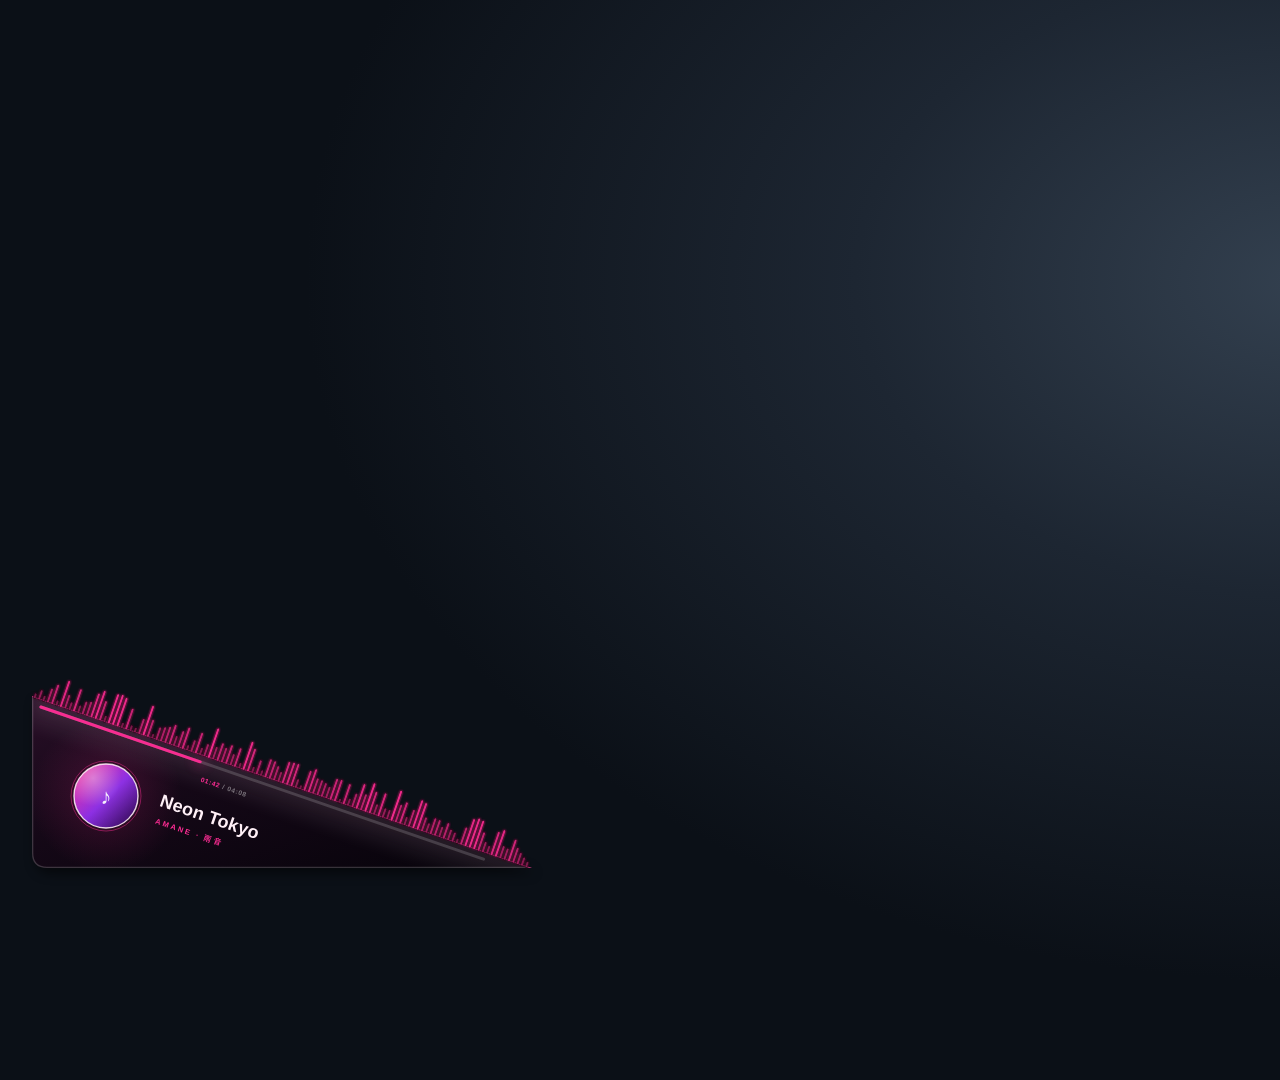
<file: projects/corner-badge/123.html>
<!doctype html><html lang="zh-CN"><head><meta charset="utf-8">
<style>
  html,body{margin:0;padding:0;width:1920px;height:1080px;overflow:hidden}
  body{background:radial-gradient(1000px 700px at 68% 26%, #33404F 0%, #1D2632 45%, #0B1017 100%);}
  .badge{position:absolute;left:0;bottom:0;display:block}
  .t1{font-family:"Segoe UI","Microsoft YaHei",sans-serif;font-size:18px;font-weight:700;fill:#FFF0F7;letter-spacing:.2px}
  .t2{font-family:"Segoe UI","Microsoft YaHei",sans-serif;font-size:7.5px;font-weight:700;fill:#FF2D95;letter-spacing:2.2px}
</style></head><body>
<svg class="badge" width="564" height="254" viewBox="-32 -32 564 254" xmlns="http://www.w3.org/2000/svg">
  <defs>
    <linearGradient id="ink" x1="0" y1="0" x2="1" y2="1">
      <stop offset="0" stop-color="#2A0F28"/><stop offset="0.42" stop-color="#150817"/><stop offset="1" stop-color="#06030A"/>
    </linearGradient>
    <linearGradient id="cover" x1="0" y1="0" x2="1" y2="1">
      <stop offset="0" stop-color="#FF2D95"/><stop offset="0.52" stop-color="#8A2BE2"/><stop offset="1" stop-color="#26063F"/>
    </linearGradient>
    <radialGradient id="gloss" cx="0.3" cy="0.22" r="0.8">
      <stop offset="0" stop-color="#FFF" stop-opacity="0.38"/><stop offset="0.55" stop-color="#FFF" stop-opacity="0.03"/><stop offset="1" stop-color="#FFF" stop-opacity="0"/>
    </radialGradient>
    <radialGradient id="halo" cx="0.5" cy="0.5" r="0.5">
      <stop offset="0" stop-color="#FF2D95" stop-opacity="0.18"/><stop offset="1" stop-color="#FF2D95" stop-opacity="0"/>
    </radialGradient>
    <filter id="sh" x="-15%" y="-15%" width="140%" height="140%"><feGaussianBlur stdDeviation="6"/></filter>
    <filter id="gl" x="-25%" y="-25%" width="150%" height="150%">
      <feGaussianBlur stdDeviation="1.2" result="b"/><feMerge><feMergeNode in="b"/><feMergeNode in="SourceGraphic"/></feMerge>
    </filter>
    <filter id="soft" x="-100%" y="-100%" width="300%" height="300%"><feGaussianBlur stdDeviation="6"/></filter>
    <filter id="rim" x="-20%" y="-20%" width="140%" height="140%"><feGaussianBlur stdDeviation="9"/></filter>
    <clipPath id="clip"><path d="M0,18 L0,175.0 Q0,190 15.0,190 L500,190 Z"/></clipPath>
  </defs>

  <path d="M0,18 L0,175.0 Q0,190 15.0,190 L500,190 Z" fill="#000" opacity="0.55" filter="url(#sh)" transform="translate(4,5)"/>
  <path d="M0,18 L0,175.0 Q0,190 15.0,190 L500,190 Z" fill="url(#ink)" opacity="0.97"/>

  <g clip-path="url(#clip)">
    <path d="M0.0,18.0 L500.0,190.0" stroke="#FFF0F7" stroke-width="52" opacity="0.07" filter="url(#rim)"/>
    <path d="M0.0,18.0 L500.0,190.0" stroke="#FFA8D2" stroke-width="18" opacity="0.055" filter="url(#rim)"/>

    <circle cx="74" cy="118" r="76" fill="url(#halo)"/>
    <circle cx="74" cy="118" r="32" fill="url(#cover)"/>
    <circle cx="74" cy="118" r="32" fill="url(#gloss)"/>
    <circle cx="74" cy="118" r="35" fill="none" stroke="#FF2D95" stroke-width="1" opacity="0.45"/>
    <circle cx="74" cy="118" r="32" fill="none" stroke="#FFF0F7" stroke-width="1.4" opacity="0.88"/>
    <text x="74" y="118" text-anchor="middle" dominant-baseline="central"
          font-family="Segoe UI Symbol, Segoe UI, sans-serif" font-size="22" fill="#FFF" opacity="0.92">&#9834;</text>
    <g transform="translate(74,118) rotate(18.98)">
      <text class="t1" x="53" y="-8">Neon Tokyo</text>
      <text class="t2" x="55" y="10">AMANE · 雨音</text>
    </g>
    <path d="M0,18 L0,175.0 Q0,190 15.0,190 L500,190" fill="none" stroke="#FFFFFF" stroke-opacity="0.18" stroke-width="2.6"/>
    <path d="M0.0,18.0 L500.0,190.0" stroke="#FF2D95" stroke-width="1.6" opacity="0.8" fill="none"/>
  </g>

  <g filter="url(#gl)"><line x1="2.8" y1="19.0" x2="3.7" y2="16.4" stroke="#000000" stroke-width="3.8" opacity="0.5" stroke-linecap="round"/><line x1="2.8" y1="19.0" x2="3.7" y2="16.4" stroke="#FF2D95" stroke-width="2" opacity="0.39" stroke-linecap="round"/><line x1="7.2" y1="20.5" x2="9.7" y2="13.2" stroke="#000000" stroke-width="3.8" opacity="0.5" stroke-linecap="round"/><line x1="7.2" y1="20.5" x2="9.7" y2="13.2" stroke="#FF2D95" stroke-width="2" opacity="0.49" stroke-linecap="round"/><line x1="11.5" y1="22.0" x2="12.6" y2="18.8" stroke="#000000" stroke-width="3.8" opacity="0.5" stroke-linecap="round"/><line x1="11.5" y1="22.0" x2="12.6" y2="18.8" stroke="#FF2D95" stroke-width="2" opacity="0.40" stroke-linecap="round"/><line x1="15.9" y1="23.5" x2="20.0" y2="11.6" stroke="#000000" stroke-width="3.8" opacity="0.5" stroke-linecap="round"/><line x1="15.9" y1="23.5" x2="20.0" y2="11.6" stroke="#FF2D95" stroke-width="2" opacity="0.58" stroke-linecap="round"/><line x1="20.2" y1="25.0" x2="26.2" y2="7.7" stroke="#000000" stroke-width="3.8" opacity="0.5" stroke-linecap="round"/><line x1="20.2" y1="25.0" x2="26.2" y2="7.7" stroke="#FF2D95" stroke-width="2" opacity="0.69" stroke-linecap="round"/><line x1="24.6" y1="26.5" x2="25.6" y2="23.4" stroke="#000000" stroke-width="3.8" opacity="0.5" stroke-linecap="round"/><line x1="24.6" y1="26.5" x2="25.6" y2="23.4" stroke="#FF2D95" stroke-width="2" opacity="0.40" stroke-linecap="round"/><line x1="28.9" y1="28.0" x2="37.2" y2="3.9" stroke="#000000" stroke-width="3.8" opacity="0.5" stroke-linecap="round"/><line x1="28.9" y1="28.0" x2="37.2" y2="3.9" stroke="#FF2D95" stroke-width="2" opacity="0.83" stroke-linecap="round"/><line x1="33.3" y1="29.5" x2="37.2" y2="17.9" stroke="#000000" stroke-width="3.8" opacity="0.5" stroke-linecap="round"/><line x1="33.3" y1="29.5" x2="37.2" y2="17.9" stroke="#FF2D95" stroke-width="2" opacity="0.58" stroke-linecap="round"/><line x1="37.6" y1="30.9" x2="39.6" y2="25.2" stroke="#000000" stroke-width="3.8" opacity="0.5" stroke-linecap="round"/><line x1="37.6" y1="30.9" x2="39.6" y2="25.2" stroke="#FF2D95" stroke-width="2" opacity="0.46" stroke-linecap="round"/><line x1="42.0" y1="32.4" x2="48.9" y2="12.3" stroke="#000000" stroke-width="3.8" opacity="0.5" stroke-linecap="round"/><line x1="42.0" y1="32.4" x2="48.9" y2="12.3" stroke="#FF2D95" stroke-width="2" opacity="0.75" stroke-linecap="round"/><line x1="46.3" y1="33.9" x2="48.2" y2="28.5" stroke="#000000" stroke-width="3.8" opacity="0.5" stroke-linecap="round"/><line x1="46.3" y1="33.9" x2="48.2" y2="28.5" stroke="#FF2D95" stroke-width="2" opacity="0.45" stroke-linecap="round"/><line x1="50.7" y1="35.4" x2="54.4" y2="24.6" stroke="#000000" stroke-width="3.8" opacity="0.5" stroke-linecap="round"/><line x1="50.7" y1="35.4" x2="54.4" y2="24.6" stroke="#FF2D95" stroke-width="2" opacity="0.56" stroke-linecap="round"/><line x1="55.0" y1="36.9" x2="59.2" y2="24.7" stroke="#000000" stroke-width="3.8" opacity="0.5" stroke-linecap="round"/><line x1="55.0" y1="36.9" x2="59.2" y2="24.7" stroke="#FF2D95" stroke-width="2" opacity="0.59" stroke-linecap="round"/><line x1="59.4" y1="38.4" x2="66.9" y2="16.5" stroke="#000000" stroke-width="3.8" opacity="0.5" stroke-linecap="round"/><line x1="59.4" y1="38.4" x2="66.9" y2="16.5" stroke="#FF2D95" stroke-width="2" opacity="0.79" stroke-linecap="round"/><line x1="63.7" y1="39.9" x2="72.7" y2="14.0" stroke="#000000" stroke-width="3.8" opacity="0.5" stroke-linecap="round"/><line x1="63.7" y1="39.9" x2="72.7" y2="14.0" stroke="#FF2D95" stroke-width="2" opacity="0.87" stroke-linecap="round"/><line x1="68.1" y1="41.4" x2="74.0" y2="24.1" stroke="#000000" stroke-width="3.8" opacity="0.5" stroke-linecap="round"/><line x1="68.1" y1="41.4" x2="74.0" y2="24.1" stroke="#FF2D95" stroke-width="2" opacity="0.69" stroke-linecap="round"/><line x1="72.4" y1="42.9" x2="73.8" y2="38.8" stroke="#000000" stroke-width="3.8" opacity="0.5" stroke-linecap="round"/><line x1="72.4" y1="42.9" x2="73.8" y2="38.8" stroke="#FF2D95" stroke-width="2" opacity="0.42" stroke-linecap="round"/><line x1="76.8" y1="44.4" x2="86.1" y2="17.2" stroke="#000000" stroke-width="3.8" opacity="0.5" stroke-linecap="round"/><line x1="76.8" y1="44.4" x2="86.1" y2="17.2" stroke="#FF2D95" stroke-width="2" opacity="0.90" stroke-linecap="round"/><line x1="81.1" y1="45.9" x2="90.7" y2="18.0" stroke="#000000" stroke-width="3.8" opacity="0.5" stroke-linecap="round"/><line x1="81.1" y1="45.9" x2="90.7" y2="18.0" stroke="#FF2D95" stroke-width="2" opacity="0.91" stroke-linecap="round"/><line x1="85.5" y1="47.4" x2="94.6" y2="20.9" stroke="#000000" stroke-width="3.8" opacity="0.5" stroke-linecap="round"/><line x1="85.5" y1="47.4" x2="94.6" y2="20.9" stroke="#FF2D95" stroke-width="2" opacity="0.88" stroke-linecap="round"/><line x1="89.8" y1="48.9" x2="90.9" y2="45.8" stroke="#000000" stroke-width="3.8" opacity="0.5" stroke-linecap="round"/><line x1="89.8" y1="48.9" x2="90.9" y2="45.8" stroke="#FF2D95" stroke-width="2" opacity="0.40" stroke-linecap="round"/><line x1="94.2" y1="50.4" x2="100.6" y2="31.7" stroke="#000000" stroke-width="3.8" opacity="0.5" stroke-linecap="round"/><line x1="94.2" y1="50.4" x2="100.6" y2="31.7" stroke="#FF2D95" stroke-width="2" opacity="0.72" stroke-linecap="round"/><line x1="98.5" y1="51.9" x2="99.7" y2="48.4" stroke="#000000" stroke-width="3.8" opacity="0.5" stroke-linecap="round"/><line x1="98.5" y1="51.9" x2="99.7" y2="48.4" stroke="#FF2D95" stroke-width="2" opacity="0.41" stroke-linecap="round"/><line x1="102.9" y1="53.4" x2="103.8" y2="50.7" stroke="#000000" stroke-width="3.8" opacity="0.5" stroke-linecap="round"/><line x1="102.9" y1="53.4" x2="103.8" y2="50.7" stroke="#FF2D95" stroke-width="2" opacity="0.40" stroke-linecap="round"/><line x1="107.2" y1="54.9" x2="111.7" y2="41.9" stroke="#000000" stroke-width="3.8" opacity="0.5" stroke-linecap="round"/><line x1="107.2" y1="54.9" x2="111.7" y2="41.9" stroke="#FF2D95" stroke-width="2" opacity="0.61" stroke-linecap="round"/><line x1="111.6" y1="56.4" x2="121.0" y2="29.0" stroke="#000000" stroke-width="3.8" opacity="0.5" stroke-linecap="round"/><line x1="111.6" y1="56.4" x2="121.0" y2="29.0" stroke="#FF2D95" stroke-width="2" opacity="0.90" stroke-linecap="round"/><line x1="115.9" y1="57.9" x2="121.1" y2="42.9" stroke="#000000" stroke-width="3.8" opacity="0.5" stroke-linecap="round"/><line x1="115.9" y1="57.9" x2="121.1" y2="42.9" stroke="#FF2D95" stroke-width="2" opacity="0.65" stroke-linecap="round"/><line x1="120.3" y1="59.4" x2="121.1" y2="57.0" stroke="#000000" stroke-width="3.8" opacity="0.5" stroke-linecap="round"/><line x1="120.3" y1="59.4" x2="121.1" y2="57.0" stroke="#FF2D95" stroke-width="2" opacity="0.39" stroke-linecap="round"/><line x1="124.6" y1="60.9" x2="128.2" y2="50.4" stroke="#000000" stroke-width="3.8" opacity="0.5" stroke-linecap="round"/><line x1="124.6" y1="60.9" x2="128.2" y2="50.4" stroke="#FF2D95" stroke-width="2" opacity="0.55" stroke-linecap="round"/><line x1="129.0" y1="62.4" x2="133.2" y2="50.2" stroke="#000000" stroke-width="3.8" opacity="0.5" stroke-linecap="round"/><line x1="129.0" y1="62.4" x2="133.2" y2="50.2" stroke="#FF2D95" stroke-width="2" opacity="0.59" stroke-linecap="round"/><line x1="133.3" y1="63.9" x2="138.2" y2="49.7" stroke="#000000" stroke-width="3.8" opacity="0.5" stroke-linecap="round"/><line x1="133.3" y1="63.9" x2="138.2" y2="49.7" stroke="#FF2D95" stroke-width="2" opacity="0.63" stroke-linecap="round"/><line x1="137.7" y1="65.4" x2="143.7" y2="47.9" stroke="#000000" stroke-width="3.8" opacity="0.5" stroke-linecap="round"/><line x1="137.7" y1="65.4" x2="143.7" y2="47.9" stroke="#FF2D95" stroke-width="2" opacity="0.70" stroke-linecap="round"/><line x1="142.0" y1="66.9" x2="144.7" y2="59.0" stroke="#000000" stroke-width="3.8" opacity="0.5" stroke-linecap="round"/><line x1="142.0" y1="66.9" x2="144.7" y2="59.0" stroke="#FF2D95" stroke-width="2" opacity="0.50" stroke-linecap="round"/><line x1="146.4" y1="68.4" x2="151.3" y2="54.1" stroke="#000000" stroke-width="3.8" opacity="0.5" stroke-linecap="round"/><line x1="146.4" y1="68.4" x2="151.3" y2="54.1" stroke="#FF2D95" stroke-width="2" opacity="0.63" stroke-linecap="round"/><line x1="150.7" y1="69.9" x2="157.3" y2="50.6" stroke="#000000" stroke-width="3.8" opacity="0.5" stroke-linecap="round"/><line x1="150.7" y1="69.9" x2="157.3" y2="50.6" stroke="#FF2D95" stroke-width="2" opacity="0.73" stroke-linecap="round"/><line x1="155.1" y1="71.3" x2="156.2" y2="68.1" stroke="#000000" stroke-width="3.8" opacity="0.5" stroke-linecap="round"/><line x1="155.1" y1="71.3" x2="156.2" y2="68.1" stroke="#FF2D95" stroke-width="2" opacity="0.41" stroke-linecap="round"/><line x1="159.4" y1="72.8" x2="162.7" y2="63.3" stroke="#000000" stroke-width="3.8" opacity="0.5" stroke-linecap="round"/><line x1="159.4" y1="72.8" x2="162.7" y2="63.3" stroke="#FF2D95" stroke-width="2" opacity="0.54" stroke-linecap="round"/><line x1="163.8" y1="74.3" x2="170.1" y2="56.0" stroke="#000000" stroke-width="3.8" opacity="0.5" stroke-linecap="round"/><line x1="163.8" y1="74.3" x2="170.1" y2="56.0" stroke="#FF2D95" stroke-width="2" opacity="0.72" stroke-linecap="round"/><line x1="168.1" y1="75.8" x2="169.9" y2="70.8" stroke="#000000" stroke-width="3.8" opacity="0.5" stroke-linecap="round"/><line x1="168.1" y1="75.8" x2="169.9" y2="70.8" stroke="#FF2D95" stroke-width="2" opacity="0.44" stroke-linecap="round"/><line x1="172.5" y1="77.3" x2="176.0" y2="67.1" stroke="#000000" stroke-width="3.8" opacity="0.5" stroke-linecap="round"/><line x1="172.5" y1="77.3" x2="176.0" y2="67.1" stroke="#FF2D95" stroke-width="2" opacity="0.55" stroke-linecap="round"/><line x1="176.8" y1="78.8" x2="186.2" y2="51.5" stroke="#000000" stroke-width="3.8" opacity="0.5" stroke-linecap="round"/><line x1="176.8" y1="78.8" x2="186.2" y2="51.5" stroke="#FF2D95" stroke-width="2" opacity="0.90" stroke-linecap="round"/><line x1="181.2" y1="80.3" x2="184.7" y2="70.0" stroke="#000000" stroke-width="3.8" opacity="0.5" stroke-linecap="round"/><line x1="181.2" y1="80.3" x2="184.7" y2="70.0" stroke="#FF2D95" stroke-width="2" opacity="0.55" stroke-linecap="round"/><line x1="185.5" y1="81.8" x2="190.9" y2="66.3" stroke="#000000" stroke-width="3.8" opacity="0.5" stroke-linecap="round"/><line x1="185.5" y1="81.8" x2="190.9" y2="66.3" stroke="#FF2D95" stroke-width="2" opacity="0.66" stroke-linecap="round"/><line x1="189.9" y1="83.3" x2="194.2" y2="70.8" stroke="#000000" stroke-width="3.8" opacity="0.5" stroke-linecap="round"/><line x1="189.9" y1="83.3" x2="194.2" y2="70.8" stroke="#FF2D95" stroke-width="2" opacity="0.59" stroke-linecap="round"/><line x1="194.2" y1="84.8" x2="200.0" y2="68.2" stroke="#000000" stroke-width="3.8" opacity="0.5" stroke-linecap="round"/><line x1="194.2" y1="84.8" x2="200.0" y2="68.2" stroke="#FF2D95" stroke-width="2" opacity="0.68" stroke-linecap="round"/><line x1="198.6" y1="86.3" x2="201.8" y2="77.1" stroke="#000000" stroke-width="3.8" opacity="0.5" stroke-linecap="round"/><line x1="198.6" y1="86.3" x2="201.8" y2="77.1" stroke="#FF2D95" stroke-width="2" opacity="0.53" stroke-linecap="round"/><line x1="202.9" y1="87.8" x2="208.6" y2="71.2" stroke="#000000" stroke-width="3.8" opacity="0.5" stroke-linecap="round"/><line x1="202.9" y1="87.8" x2="208.6" y2="71.2" stroke="#FF2D95" stroke-width="2" opacity="0.68" stroke-linecap="round"/><line x1="207.3" y1="89.3" x2="208.5" y2="85.9" stroke="#000000" stroke-width="3.8" opacity="0.5" stroke-linecap="round"/><line x1="207.3" y1="89.3" x2="208.5" y2="85.9" stroke="#FF2D95" stroke-width="2" opacity="0.41" stroke-linecap="round"/><line x1="211.6" y1="90.8" x2="220.5" y2="64.9" stroke="#000000" stroke-width="3.8" opacity="0.5" stroke-linecap="round"/><line x1="211.6" y1="90.8" x2="220.5" y2="64.9" stroke="#FF2D95" stroke-width="2" opacity="0.87" stroke-linecap="round"/><line x1="216.0" y1="92.3" x2="223.0" y2="71.9" stroke="#000000" stroke-width="3.8" opacity="0.5" stroke-linecap="round"/><line x1="216.0" y1="92.3" x2="223.0" y2="71.9" stroke="#FF2D95" stroke-width="2" opacity="0.76" stroke-linecap="round"/><line x1="220.3" y1="93.8" x2="221.7" y2="89.8" stroke="#000000" stroke-width="3.8" opacity="0.5" stroke-linecap="round"/><line x1="220.3" y1="93.8" x2="221.7" y2="89.8" stroke="#FF2D95" stroke-width="2" opacity="0.42" stroke-linecap="round"/><line x1="224.7" y1="95.3" x2="228.8" y2="83.4" stroke="#000000" stroke-width="3.8" opacity="0.5" stroke-linecap="round"/><line x1="224.7" y1="95.3" x2="228.8" y2="83.4" stroke="#FF2D95" stroke-width="2" opacity="0.58" stroke-linecap="round"/><line x1="229.0" y1="96.8" x2="230.2" y2="93.3" stroke="#000000" stroke-width="3.8" opacity="0.5" stroke-linecap="round"/><line x1="229.0" y1="96.8" x2="230.2" y2="93.3" stroke="#FF2D95" stroke-width="2" opacity="0.41" stroke-linecap="round"/><line x1="233.4" y1="98.3" x2="238.9" y2="82.3" stroke="#000000" stroke-width="3.8" opacity="0.5" stroke-linecap="round"/><line x1="233.4" y1="98.3" x2="238.9" y2="82.3" stroke="#FF2D95" stroke-width="2" opacity="0.67" stroke-linecap="round"/><line x1="237.7" y1="99.8" x2="243.1" y2="84.3" stroke="#000000" stroke-width="3.8" opacity="0.5" stroke-linecap="round"/><line x1="237.7" y1="99.8" x2="243.1" y2="84.3" stroke="#FF2D95" stroke-width="2" opacity="0.66" stroke-linecap="round"/><line x1="242.1" y1="101.3" x2="246.3" y2="89.1" stroke="#000000" stroke-width="3.8" opacity="0.5" stroke-linecap="round"/><line x1="242.1" y1="101.3" x2="246.3" y2="89.1" stroke="#FF2D95" stroke-width="2" opacity="0.59" stroke-linecap="round"/><line x1="246.4" y1="102.8" x2="249.1" y2="95.0" stroke="#000000" stroke-width="3.8" opacity="0.5" stroke-linecap="round"/><line x1="246.4" y1="102.8" x2="249.1" y2="95.0" stroke="#FF2D95" stroke-width="2" opacity="0.50" stroke-linecap="round"/><line x1="250.8" y1="104.3" x2="257.4" y2="84.9" stroke="#000000" stroke-width="3.8" opacity="0.5" stroke-linecap="round"/><line x1="250.8" y1="104.3" x2="257.4" y2="84.9" stroke="#FF2D95" stroke-width="2" opacity="0.74" stroke-linecap="round"/><line x1="255.1" y1="105.8" x2="262.1" y2="85.6" stroke="#000000" stroke-width="3.8" opacity="0.5" stroke-linecap="round"/><line x1="255.1" y1="105.8" x2="262.1" y2="85.6" stroke="#FF2D95" stroke-width="2" opacity="0.75" stroke-linecap="round"/><line x1="259.5" y1="107.3" x2="266.4" y2="87.0" stroke="#000000" stroke-width="3.8" opacity="0.5" stroke-linecap="round"/><line x1="259.5" y1="107.3" x2="266.4" y2="87.0" stroke="#FF2D95" stroke-width="2" opacity="0.75" stroke-linecap="round"/><line x1="263.8" y1="108.8" x2="266.1" y2="102.2" stroke="#000000" stroke-width="3.8" opacity="0.5" stroke-linecap="round"/><line x1="263.8" y1="108.8" x2="266.1" y2="102.2" stroke="#FF2D95" stroke-width="2" opacity="0.47" stroke-linecap="round"/><line x1="268.2" y1="110.3" x2="268.9" y2="108.3" stroke="#000000" stroke-width="3.8" opacity="0.5" stroke-linecap="round"/><line x1="268.2" y1="110.3" x2="268.9" y2="108.3" stroke="#FF2D95" stroke-width="2" opacity="0.38" stroke-linecap="round"/><line x1="272.5" y1="111.7" x2="278.7" y2="93.9" stroke="#000000" stroke-width="3.8" opacity="0.5" stroke-linecap="round"/><line x1="272.5" y1="111.7" x2="278.7" y2="93.9" stroke="#FF2D95" stroke-width="2" opacity="0.70" stroke-linecap="round"/><line x1="276.9" y1="113.2" x2="284.1" y2="92.2" stroke="#000000" stroke-width="3.8" opacity="0.5" stroke-linecap="round"/><line x1="276.9" y1="113.2" x2="284.1" y2="92.2" stroke="#FF2D95" stroke-width="2" opacity="0.77" stroke-linecap="round"/><line x1="281.2" y1="114.7" x2="285.8" y2="101.4" stroke="#000000" stroke-width="3.8" opacity="0.5" stroke-linecap="round"/><line x1="281.2" y1="114.7" x2="285.8" y2="101.4" stroke="#FF2D95" stroke-width="2" opacity="0.61" stroke-linecap="round"/><line x1="285.6" y1="116.2" x2="290.0" y2="103.3" stroke="#000000" stroke-width="3.8" opacity="0.5" stroke-linecap="round"/><line x1="285.6" y1="116.2" x2="290.0" y2="103.3" stroke="#FF2D95" stroke-width="2" opacity="0.60" stroke-linecap="round"/><line x1="289.9" y1="117.7" x2="293.9" y2="106.1" stroke="#000000" stroke-width="3.8" opacity="0.5" stroke-linecap="round"/><line x1="289.9" y1="117.7" x2="293.9" y2="106.1" stroke="#FF2D95" stroke-width="2" opacity="0.58" stroke-linecap="round"/><line x1="294.3" y1="119.2" x2="297.6" y2="109.7" stroke="#000000" stroke-width="3.8" opacity="0.5" stroke-linecap="round"/><line x1="294.3" y1="119.2" x2="297.6" y2="109.7" stroke="#FF2D95" stroke-width="2" opacity="0.53" stroke-linecap="round"/><line x1="298.6" y1="120.7" x2="305.1" y2="102.0" stroke="#000000" stroke-width="3.8" opacity="0.5" stroke-linecap="round"/><line x1="298.6" y1="120.7" x2="305.1" y2="102.0" stroke="#FF2D95" stroke-width="2" opacity="0.72" stroke-linecap="round"/><line x1="303.0" y1="122.2" x2="309.6" y2="103.0" stroke="#000000" stroke-width="3.8" opacity="0.5" stroke-linecap="round"/><line x1="303.0" y1="122.2" x2="309.6" y2="103.0" stroke="#FF2D95" stroke-width="2" opacity="0.73" stroke-linecap="round"/><line x1="307.3" y1="123.7" x2="308.0" y2="121.8" stroke="#000000" stroke-width="3.8" opacity="0.5" stroke-linecap="round"/><line x1="307.3" y1="123.7" x2="308.0" y2="121.8" stroke="#FF2D95" stroke-width="2" opacity="0.38" stroke-linecap="round"/><line x1="311.7" y1="125.2" x2="317.9" y2="107.1" stroke="#000000" stroke-width="3.8" opacity="0.5" stroke-linecap="round"/><line x1="311.7" y1="125.2" x2="317.9" y2="107.1" stroke="#FF2D95" stroke-width="2" opacity="0.71" stroke-linecap="round"/><line x1="316.0" y1="126.7" x2="317.8" y2="121.6" stroke="#000000" stroke-width="3.8" opacity="0.5" stroke-linecap="round"/><line x1="316.0" y1="126.7" x2="317.8" y2="121.6" stroke="#FF2D95" stroke-width="2" opacity="0.44" stroke-linecap="round"/><line x1="320.4" y1="128.2" x2="324.4" y2="116.6" stroke="#000000" stroke-width="3.8" opacity="0.5" stroke-linecap="round"/><line x1="320.4" y1="128.2" x2="324.4" y2="116.6" stroke="#FF2D95" stroke-width="2" opacity="0.58" stroke-linecap="round"/><line x1="324.7" y1="129.7" x2="332.5" y2="107.1" stroke="#000000" stroke-width="3.8" opacity="0.5" stroke-linecap="round"/><line x1="324.7" y1="129.7" x2="332.5" y2="107.1" stroke="#FF2D95" stroke-width="2" opacity="0.80" stroke-linecap="round"/><line x1="329.1" y1="131.2" x2="333.9" y2="117.3" stroke="#000000" stroke-width="3.8" opacity="0.5" stroke-linecap="round"/><line x1="329.1" y1="131.2" x2="333.9" y2="117.3" stroke="#FF2D95" stroke-width="2" opacity="0.63" stroke-linecap="round"/><line x1="333.4" y1="132.7" x2="342.5" y2="106.3" stroke="#000000" stroke-width="3.8" opacity="0.5" stroke-linecap="round"/><line x1="333.4" y1="132.7" x2="342.5" y2="106.3" stroke="#FF2D95" stroke-width="2" opacity="0.88" stroke-linecap="round"/><line x1="337.8" y1="134.2" x2="344.4" y2="114.8" stroke="#000000" stroke-width="3.8" opacity="0.5" stroke-linecap="round"/><line x1="337.8" y1="134.2" x2="344.4" y2="114.8" stroke="#FF2D95" stroke-width="2" opacity="0.74" stroke-linecap="round"/><line x1="342.1" y1="135.7" x2="345.0" y2="127.3" stroke="#000000" stroke-width="3.8" opacity="0.5" stroke-linecap="round"/><line x1="342.1" y1="135.7" x2="345.0" y2="127.3" stroke="#FF2D95" stroke-width="2" opacity="0.51" stroke-linecap="round"/><line x1="346.5" y1="137.2" x2="353.6" y2="116.4" stroke="#000000" stroke-width="3.8" opacity="0.5" stroke-linecap="round"/><line x1="346.5" y1="137.2" x2="353.6" y2="116.4" stroke="#FF2D95" stroke-width="2" opacity="0.77" stroke-linecap="round"/><line x1="350.8" y1="138.7" x2="353.4" y2="131.3" stroke="#000000" stroke-width="3.8" opacity="0.5" stroke-linecap="round"/><line x1="350.8" y1="138.7" x2="353.4" y2="131.3" stroke="#FF2D95" stroke-width="2" opacity="0.49" stroke-linecap="round"/><line x1="355.2" y1="140.2" x2="357.6" y2="133.0" stroke="#000000" stroke-width="3.8" opacity="0.5" stroke-linecap="round"/><line x1="355.2" y1="140.2" x2="357.6" y2="133.0" stroke="#FF2D95" stroke-width="2" opacity="0.49" stroke-linecap="round"/><line x1="359.5" y1="141.7" x2="369.1" y2="113.8" stroke="#000000" stroke-width="3.8" opacity="0.5" stroke-linecap="round"/><line x1="359.5" y1="141.7" x2="369.1" y2="113.8" stroke="#FF2D95" stroke-width="2" opacity="0.91" stroke-linecap="round"/><line x1="363.9" y1="143.2" x2="369.2" y2="127.7" stroke="#000000" stroke-width="3.8" opacity="0.5" stroke-linecap="round"/><line x1="363.9" y1="143.2" x2="369.2" y2="127.7" stroke="#FF2D95" stroke-width="2" opacity="0.66" stroke-linecap="round"/><line x1="368.2" y1="144.7" x2="374.9" y2="125.4" stroke="#000000" stroke-width="3.8" opacity="0.5" stroke-linecap="round"/><line x1="368.2" y1="144.7" x2="374.9" y2="125.4" stroke="#FF2D95" stroke-width="2" opacity="0.73" stroke-linecap="round"/><line x1="372.6" y1="146.2" x2="374.7" y2="140.0" stroke="#000000" stroke-width="3.8" opacity="0.5" stroke-linecap="round"/><line x1="372.6" y1="146.2" x2="374.7" y2="140.0" stroke="#FF2D95" stroke-width="2" opacity="0.47" stroke-linecap="round"/><line x1="376.9" y1="147.7" x2="381.9" y2="133.0" stroke="#000000" stroke-width="3.8" opacity="0.5" stroke-linecap="round"/><line x1="376.9" y1="147.7" x2="381.9" y2="133.0" stroke="#FF2D95" stroke-width="2" opacity="0.64" stroke-linecap="round"/><line x1="381.3" y1="149.2" x2="390.2" y2="123.3" stroke="#000000" stroke-width="3.8" opacity="0.5" stroke-linecap="round"/><line x1="381.3" y1="149.2" x2="390.2" y2="123.3" stroke="#FF2D95" stroke-width="2" opacity="0.87" stroke-linecap="round"/><line x1="385.6" y1="150.7" x2="394.1" y2="126.1" stroke="#000000" stroke-width="3.8" opacity="0.5" stroke-linecap="round"/><line x1="385.6" y1="150.7" x2="394.1" y2="126.1" stroke="#FF2D95" stroke-width="2" opacity="0.84" stroke-linecap="round"/><line x1="390.0" y1="152.2" x2="394.0" y2="140.4" stroke="#000000" stroke-width="3.8" opacity="0.5" stroke-linecap="round"/><line x1="390.0" y1="152.2" x2="394.0" y2="140.4" stroke="#FF2D95" stroke-width="2" opacity="0.58" stroke-linecap="round"/><line x1="394.3" y1="153.6" x2="396.9" y2="146.3" stroke="#000000" stroke-width="3.8" opacity="0.5" stroke-linecap="round"/><line x1="394.3" y1="153.6" x2="396.9" y2="146.3" stroke="#FF2D95" stroke-width="2" opacity="0.49" stroke-linecap="round"/><line x1="398.7" y1="155.1" x2="403.4" y2="141.3" stroke="#000000" stroke-width="3.8" opacity="0.5" stroke-linecap="round"/><line x1="398.7" y1="155.1" x2="403.4" y2="141.3" stroke="#FF2D95" stroke-width="2" opacity="0.62" stroke-linecap="round"/><line x1="403.0" y1="156.6" x2="407.7" y2="143.1" stroke="#000000" stroke-width="3.8" opacity="0.5" stroke-linecap="round"/><line x1="403.0" y1="156.6" x2="407.7" y2="143.1" stroke="#FF2D95" stroke-width="2" opacity="0.62" stroke-linecap="round"/><line x1="407.4" y1="158.1" x2="410.2" y2="149.8" stroke="#000000" stroke-width="3.8" opacity="0.5" stroke-linecap="round"/><line x1="407.4" y1="158.1" x2="410.2" y2="149.8" stroke="#FF2D95" stroke-width="2" opacity="0.51" stroke-linecap="round"/><line x1="411.7" y1="159.6" x2="416.4" y2="146.1" stroke="#000000" stroke-width="3.8" opacity="0.5" stroke-linecap="round"/><line x1="411.7" y1="159.6" x2="416.4" y2="146.1" stroke="#FF2D95" stroke-width="2" opacity="0.62" stroke-linecap="round"/><line x1="416.1" y1="161.1" x2="419.0" y2="152.6" stroke="#000000" stroke-width="3.8" opacity="0.5" stroke-linecap="round"/><line x1="416.1" y1="161.1" x2="419.0" y2="152.6" stroke="#FF2D95" stroke-width="2" opacity="0.51" stroke-linecap="round"/><line x1="420.4" y1="162.6" x2="422.9" y2="155.5" stroke="#000000" stroke-width="3.8" opacity="0.5" stroke-linecap="round"/><line x1="420.4" y1="162.6" x2="422.9" y2="155.5" stroke="#FF2D95" stroke-width="2" opacity="0.49" stroke-linecap="round"/><line x1="424.8" y1="164.1" x2="425.6" y2="161.6" stroke="#000000" stroke-width="3.8" opacity="0.5" stroke-linecap="round"/><line x1="424.8" y1="164.1" x2="425.6" y2="161.6" stroke="#FF2D95" stroke-width="2" opacity="0.39" stroke-linecap="round"/><line x1="429.1" y1="165.6" x2="434.3" y2="150.5" stroke="#000000" stroke-width="3.8" opacity="0.5" stroke-linecap="round"/><line x1="429.1" y1="165.6" x2="434.3" y2="150.5" stroke="#FF2D95" stroke-width="2" opacity="0.65" stroke-linecap="round"/><line x1="433.5" y1="167.1" x2="442.1" y2="142.1" stroke="#000000" stroke-width="3.8" opacity="0.5" stroke-linecap="round"/><line x1="433.5" y1="167.1" x2="442.1" y2="142.1" stroke="#FF2D95" stroke-width="2" opacity="0.85" stroke-linecap="round"/><line x1="437.8" y1="168.6" x2="447.2" y2="141.5" stroke="#000000" stroke-width="3.8" opacity="0.5" stroke-linecap="round"/><line x1="437.8" y1="168.6" x2="447.2" y2="141.5" stroke="#FF2D95" stroke-width="2" opacity="0.89" stroke-linecap="round"/><line x1="442.2" y1="170.1" x2="451.2" y2="143.7" stroke="#000000" stroke-width="3.8" opacity="0.5" stroke-linecap="round"/><line x1="442.2" y1="170.1" x2="451.2" y2="143.7" stroke="#FF2D95" stroke-width="2" opacity="0.88" stroke-linecap="round"/><line x1="446.5" y1="171.6" x2="452.1" y2="155.4" stroke="#000000" stroke-width="3.8" opacity="0.5" stroke-linecap="round"/><line x1="446.5" y1="171.6" x2="452.1" y2="155.4" stroke="#FF2D95" stroke-width="2" opacity="0.67" stroke-linecap="round"/><line x1="450.9" y1="173.1" x2="453.7" y2="164.9" stroke="#000000" stroke-width="3.8" opacity="0.5" stroke-linecap="round"/><line x1="450.9" y1="173.1" x2="453.7" y2="164.9" stroke="#FF2D95" stroke-width="2" opacity="0.51" stroke-linecap="round"/><line x1="455.2" y1="174.6" x2="457.2" y2="168.9" stroke="#000000" stroke-width="3.8" opacity="0.5" stroke-linecap="round"/><line x1="455.2" y1="174.6" x2="457.2" y2="168.9" stroke="#FF2D95" stroke-width="2" opacity="0.46" stroke-linecap="round"/><line x1="459.6" y1="176.1" x2="466.8" y2="155.0" stroke="#000000" stroke-width="3.8" opacity="0.5" stroke-linecap="round"/><line x1="459.6" y1="176.1" x2="466.8" y2="155.0" stroke="#FF2D95" stroke-width="2" opacity="0.77" stroke-linecap="round"/><line x1="463.9" y1="177.6" x2="472.4" y2="153.1" stroke="#000000" stroke-width="3.8" opacity="0.5" stroke-linecap="round"/><line x1="463.9" y1="177.6" x2="472.4" y2="153.1" stroke="#FF2D95" stroke-width="2" opacity="0.84" stroke-linecap="round"/><line x1="468.3" y1="179.1" x2="471.7" y2="169.1" stroke="#000000" stroke-width="3.8" opacity="0.5" stroke-linecap="round"/><line x1="468.3" y1="179.1" x2="471.7" y2="169.1" stroke="#FF2D95" stroke-width="2" opacity="0.54" stroke-linecap="round"/><line x1="472.6" y1="180.6" x2="475.7" y2="171.5" stroke="#000000" stroke-width="3.8" opacity="0.5" stroke-linecap="round"/><line x1="472.6" y1="180.6" x2="475.7" y2="171.5" stroke="#FF2D95" stroke-width="2" opacity="0.53" stroke-linecap="round"/><line x1="477.0" y1="182.1" x2="483.6" y2="162.7" stroke="#000000" stroke-width="3.8" opacity="0.5" stroke-linecap="round"/><line x1="477.0" y1="182.1" x2="483.6" y2="162.7" stroke="#FF2D95" stroke-width="2" opacity="0.74" stroke-linecap="round"/><line x1="481.3" y1="183.6" x2="485.7" y2="170.8" stroke="#000000" stroke-width="3.8" opacity="0.5" stroke-linecap="round"/><line x1="481.3" y1="183.6" x2="485.7" y2="170.8" stroke="#FF2D95" stroke-width="2" opacity="0.60" stroke-linecap="round"/><line x1="485.7" y1="185.1" x2="488.8" y2="176.0" stroke="#000000" stroke-width="3.8" opacity="0.5" stroke-linecap="round"/><line x1="485.7" y1="185.1" x2="488.8" y2="176.0" stroke="#FF2D95" stroke-width="2" opacity="0.52" stroke-linecap="round"/><line x1="490.0" y1="186.6" x2="492.1" y2="180.5" stroke="#000000" stroke-width="3.8" opacity="0.5" stroke-linecap="round"/><line x1="490.0" y1="186.6" x2="492.1" y2="180.5" stroke="#FF2D95" stroke-width="2" opacity="0.46" stroke-linecap="round"/><line x1="494.4" y1="188.1" x2="495.5" y2="184.8" stroke="#000000" stroke-width="3.8" opacity="0.5" stroke-linecap="round"/><line x1="494.4" y1="188.1" x2="495.5" y2="184.8" stroke="#FF2D95" stroke-width="2" opacity="0.41" stroke-linecap="round"/></g>
  <g clip-path="url(#clip)"><line x1="8.9" y1="29.0" x2="451.5" y2="181.2" stroke="#FFFFFF" stroke-opacity="0.16" stroke-width="3" stroke-linecap="round"/><line x1="8.9" y1="29.0" x2="168.2" y2="83.8" stroke="#FF2D95" stroke-width="3" stroke-linecap="round" opacity="0.95"/><circle cx="168.2" cy="83.8" r="7" fill="#FF2D95" opacity="0.18" filter="url(#soft)"/><g transform="translate(168.2,103.4) rotate(18.98)"><text font-family="Segoe UI, Microsoft YaHei, sans-serif" font-size="6.6" font-weight="600" letter-spacing="0.7"><tspan fill="#FF2D95">01:42</tspan><tspan fill="#FFFFFF" fill-opacity="0.42">  /  04:08</tspan></text></g></g>
</svg></body></html>
</file>
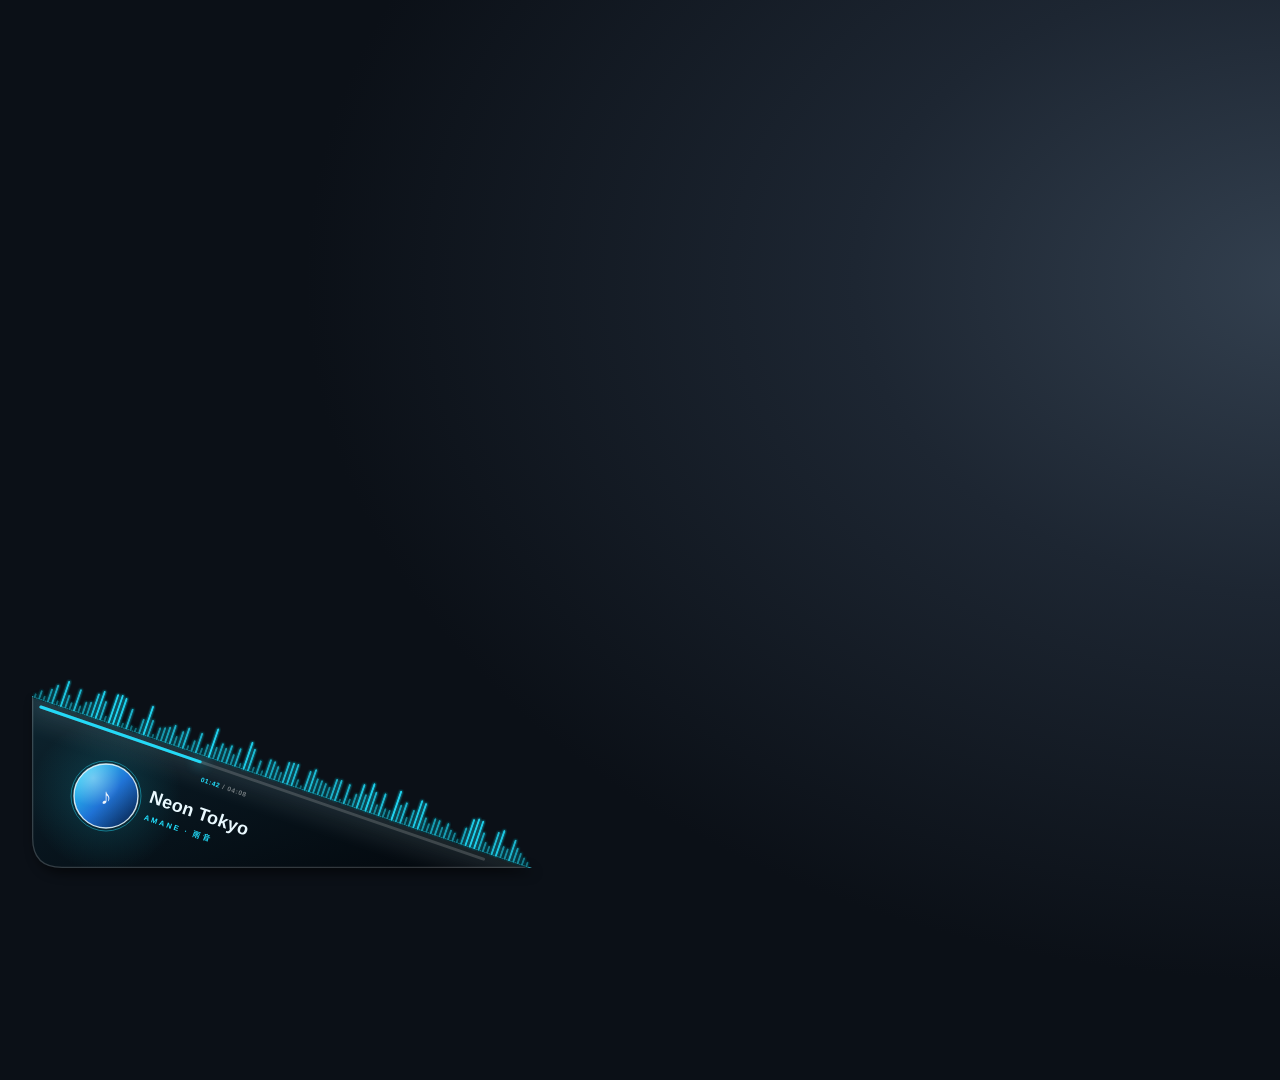
<file: projects/corner-badge/my-badge.html>
<!doctype html><html lang="zh-CN"><head><meta charset="utf-8">
<style>
  html,body{margin:0;padding:0;width:1920px;height:1080px;overflow:hidden}
  body{background:radial-gradient(1000px 700px at 68% 26%, #33404F 0%, #1D2632 45%, #0B1017 100%);}
  .badge{position:absolute;left:0;bottom:0;display:block}
  .t1{font-family:"Segoe UI","Microsoft YaHei",sans-serif;font-size:18px;font-weight:700;fill:#EAF9FF;letter-spacing:.2px}
  .t2{font-family:"Segoe UI","Microsoft YaHei",sans-serif;font-size:7.5px;font-weight:700;fill:#22E1FF;letter-spacing:2.2px}
</style></head><body>
<svg class="badge" width="564" height="254" viewBox="-32 -32 564 254" xmlns="http://www.w3.org/2000/svg">
  <defs>
    <linearGradient id="ink" x1="0" y1="0" x2="1" y2="1">
      <stop offset="0" stop-color="#0E2833"/><stop offset="0.42" stop-color="#08161F"/><stop offset="1" stop-color="#03070C"/>
    </linearGradient>
    <linearGradient id="cover" x1="0" y1="0" x2="1" y2="1">
      <stop offset="0" stop-color="#22E1FF"/><stop offset="0.52" stop-color="#1A6FD4"/><stop offset="1" stop-color="#061A3A"/>
    </linearGradient>
    <radialGradient id="gloss" cx="0.3" cy="0.22" r="0.8">
      <stop offset="0" stop-color="#FFF" stop-opacity="0.38"/><stop offset="0.55" stop-color="#FFF" stop-opacity="0.03"/><stop offset="1" stop-color="#FFF" stop-opacity="0"/>
    </radialGradient>
    <radialGradient id="halo" cx="0.5" cy="0.5" r="0.5">
      <stop offset="0" stop-color="#22E1FF" stop-opacity="0.18"/><stop offset="1" stop-color="#22E1FF" stop-opacity="0"/>
    </radialGradient>
    <filter id="sh" x="-15%" y="-15%" width="140%" height="140%"><feGaussianBlur stdDeviation="6"/></filter>
    <filter id="gl" x="-25%" y="-25%" width="150%" height="150%">
      <feGaussianBlur stdDeviation="1.2" result="b"/><feMerge><feMergeNode in="b"/><feMergeNode in="SourceGraphic"/></feMerge>
    </filter>
    <filter id="soft" x="-100%" y="-100%" width="300%" height="300%"><feGaussianBlur stdDeviation="6"/></filter>
    <filter id="rim" x="-20%" y="-20%" width="140%" height="140%"><feGaussianBlur stdDeviation="9"/></filter>
    <clipPath id="clip"><path d="M0,18 L0,160.0 Q0,190 30.0,190 L500,190 Z"/></clipPath>
  </defs>

  <path d="M0,18 L0,160.0 Q0,190 30.0,190 L500,190 Z" fill="#000" opacity="0.55" filter="url(#sh)" transform="translate(4,5)"/>
  <path d="M0,18 L0,160.0 Q0,190 30.0,190 L500,190 Z" fill="url(#ink)" opacity="0.97"/>

  <g clip-path="url(#clip)">
    <path d="M0.0,18.0 L500.0,190.0" stroke="#EAF9FF" stroke-width="52" opacity="0.07" filter="url(#rim)"/>
    <path d="M0.0,18.0 L500.0,190.0" stroke="#A7F0FF" stroke-width="18" opacity="0.055" filter="url(#rim)"/>

    <circle cx="74" cy="118" r="76" fill="url(#halo)"/>
    <circle cx="74" cy="118" r="32" fill="url(#cover)"/>
    <circle cx="74" cy="118" r="32" fill="url(#gloss)"/>
    <circle cx="74" cy="118" r="35" fill="none" stroke="#22E1FF" stroke-width="1" opacity="0.45"/>
    <circle cx="74" cy="118" r="32" fill="none" stroke="#EAF9FF" stroke-width="1.4" opacity="0.88"/>
    <text x="74" y="118" text-anchor="middle" dominant-baseline="central"
          font-family="Segoe UI Symbol, Segoe UI, sans-serif" font-size="22" fill="#FFF" opacity="0.92">&#9834;</text>
    <g transform="translate(74,118) rotate(18.98)">
      <text class="t1" x="42" y="-8">Neon Tokyo</text>
      <text class="t2" x="43" y="10">AMANE · 雨音</text>
    </g>
    <path d="M0,18 L0,160.0 Q0,190 30.0,190 L500,190" fill="none" stroke="#FFFFFF" stroke-opacity="0.18" stroke-width="2.6"/>
    <path d="M0.0,18.0 L500.0,190.0" stroke="#22E1FF" stroke-width="1.6" opacity="0.8" fill="none"/>
  </g>

  <g filter="url(#gl)"><line x1="2.8" y1="19.0" x2="3.7" y2="16.4" stroke="#000000" stroke-width="3.8" opacity="0.5" stroke-linecap="round"/><line x1="2.8" y1="19.0" x2="3.7" y2="16.4" stroke="#22E1FF" stroke-width="2" opacity="0.39" stroke-linecap="round"/><line x1="7.2" y1="20.5" x2="9.7" y2="13.2" stroke="#000000" stroke-width="3.8" opacity="0.5" stroke-linecap="round"/><line x1="7.2" y1="20.5" x2="9.7" y2="13.2" stroke="#22E1FF" stroke-width="2" opacity="0.49" stroke-linecap="round"/><line x1="11.5" y1="22.0" x2="12.6" y2="18.8" stroke="#000000" stroke-width="3.8" opacity="0.5" stroke-linecap="round"/><line x1="11.5" y1="22.0" x2="12.6" y2="18.8" stroke="#22E1FF" stroke-width="2" opacity="0.40" stroke-linecap="round"/><line x1="15.9" y1="23.5" x2="20.0" y2="11.6" stroke="#000000" stroke-width="3.8" opacity="0.5" stroke-linecap="round"/><line x1="15.9" y1="23.5" x2="20.0" y2="11.6" stroke="#22E1FF" stroke-width="2" opacity="0.58" stroke-linecap="round"/><line x1="20.2" y1="25.0" x2="26.2" y2="7.7" stroke="#000000" stroke-width="3.8" opacity="0.5" stroke-linecap="round"/><line x1="20.2" y1="25.0" x2="26.2" y2="7.7" stroke="#22E1FF" stroke-width="2" opacity="0.69" stroke-linecap="round"/><line x1="24.6" y1="26.5" x2="25.6" y2="23.4" stroke="#000000" stroke-width="3.8" opacity="0.5" stroke-linecap="round"/><line x1="24.6" y1="26.5" x2="25.6" y2="23.4" stroke="#22E1FF" stroke-width="2" opacity="0.40" stroke-linecap="round"/><line x1="28.9" y1="28.0" x2="37.2" y2="3.9" stroke="#000000" stroke-width="3.8" opacity="0.5" stroke-linecap="round"/><line x1="28.9" y1="28.0" x2="37.2" y2="3.9" stroke="#22E1FF" stroke-width="2" opacity="0.83" stroke-linecap="round"/><line x1="33.3" y1="29.5" x2="37.2" y2="17.9" stroke="#000000" stroke-width="3.8" opacity="0.5" stroke-linecap="round"/><line x1="33.3" y1="29.5" x2="37.2" y2="17.9" stroke="#22E1FF" stroke-width="2" opacity="0.58" stroke-linecap="round"/><line x1="37.6" y1="30.9" x2="39.6" y2="25.2" stroke="#000000" stroke-width="3.8" opacity="0.5" stroke-linecap="round"/><line x1="37.6" y1="30.9" x2="39.6" y2="25.2" stroke="#22E1FF" stroke-width="2" opacity="0.46" stroke-linecap="round"/><line x1="42.0" y1="32.4" x2="48.9" y2="12.3" stroke="#000000" stroke-width="3.8" opacity="0.5" stroke-linecap="round"/><line x1="42.0" y1="32.4" x2="48.9" y2="12.3" stroke="#22E1FF" stroke-width="2" opacity="0.75" stroke-linecap="round"/><line x1="46.3" y1="33.9" x2="48.2" y2="28.5" stroke="#000000" stroke-width="3.8" opacity="0.5" stroke-linecap="round"/><line x1="46.3" y1="33.9" x2="48.2" y2="28.5" stroke="#22E1FF" stroke-width="2" opacity="0.45" stroke-linecap="round"/><line x1="50.7" y1="35.4" x2="54.4" y2="24.6" stroke="#000000" stroke-width="3.8" opacity="0.5" stroke-linecap="round"/><line x1="50.7" y1="35.4" x2="54.4" y2="24.6" stroke="#22E1FF" stroke-width="2" opacity="0.56" stroke-linecap="round"/><line x1="55.0" y1="36.9" x2="59.2" y2="24.7" stroke="#000000" stroke-width="3.8" opacity="0.5" stroke-linecap="round"/><line x1="55.0" y1="36.9" x2="59.2" y2="24.7" stroke="#22E1FF" stroke-width="2" opacity="0.59" stroke-linecap="round"/><line x1="59.4" y1="38.4" x2="66.9" y2="16.5" stroke="#000000" stroke-width="3.8" opacity="0.5" stroke-linecap="round"/><line x1="59.4" y1="38.4" x2="66.9" y2="16.5" stroke="#22E1FF" stroke-width="2" opacity="0.79" stroke-linecap="round"/><line x1="63.7" y1="39.9" x2="72.7" y2="14.0" stroke="#000000" stroke-width="3.8" opacity="0.5" stroke-linecap="round"/><line x1="63.7" y1="39.9" x2="72.7" y2="14.0" stroke="#22E1FF" stroke-width="2" opacity="0.87" stroke-linecap="round"/><line x1="68.1" y1="41.4" x2="74.0" y2="24.1" stroke="#000000" stroke-width="3.8" opacity="0.5" stroke-linecap="round"/><line x1="68.1" y1="41.4" x2="74.0" y2="24.1" stroke="#22E1FF" stroke-width="2" opacity="0.69" stroke-linecap="round"/><line x1="72.4" y1="42.9" x2="73.8" y2="38.8" stroke="#000000" stroke-width="3.8" opacity="0.5" stroke-linecap="round"/><line x1="72.4" y1="42.9" x2="73.8" y2="38.8" stroke="#22E1FF" stroke-width="2" opacity="0.42" stroke-linecap="round"/><line x1="76.8" y1="44.4" x2="86.1" y2="17.2" stroke="#000000" stroke-width="3.8" opacity="0.5" stroke-linecap="round"/><line x1="76.8" y1="44.4" x2="86.1" y2="17.2" stroke="#22E1FF" stroke-width="2" opacity="0.90" stroke-linecap="round"/><line x1="81.1" y1="45.9" x2="90.7" y2="18.0" stroke="#000000" stroke-width="3.8" opacity="0.5" stroke-linecap="round"/><line x1="81.1" y1="45.9" x2="90.7" y2="18.0" stroke="#22E1FF" stroke-width="2" opacity="0.91" stroke-linecap="round"/><line x1="85.5" y1="47.4" x2="94.6" y2="20.9" stroke="#000000" stroke-width="3.8" opacity="0.5" stroke-linecap="round"/><line x1="85.5" y1="47.4" x2="94.6" y2="20.9" stroke="#22E1FF" stroke-width="2" opacity="0.88" stroke-linecap="round"/><line x1="89.8" y1="48.9" x2="90.9" y2="45.8" stroke="#000000" stroke-width="3.8" opacity="0.5" stroke-linecap="round"/><line x1="89.8" y1="48.9" x2="90.9" y2="45.8" stroke="#22E1FF" stroke-width="2" opacity="0.40" stroke-linecap="round"/><line x1="94.2" y1="50.4" x2="100.6" y2="31.7" stroke="#000000" stroke-width="3.8" opacity="0.5" stroke-linecap="round"/><line x1="94.2" y1="50.4" x2="100.6" y2="31.7" stroke="#22E1FF" stroke-width="2" opacity="0.72" stroke-linecap="round"/><line x1="98.5" y1="51.9" x2="99.7" y2="48.4" stroke="#000000" stroke-width="3.8" opacity="0.5" stroke-linecap="round"/><line x1="98.5" y1="51.9" x2="99.7" y2="48.4" stroke="#22E1FF" stroke-width="2" opacity="0.41" stroke-linecap="round"/><line x1="102.9" y1="53.4" x2="103.8" y2="50.7" stroke="#000000" stroke-width="3.8" opacity="0.5" stroke-linecap="round"/><line x1="102.9" y1="53.4" x2="103.8" y2="50.7" stroke="#22E1FF" stroke-width="2" opacity="0.40" stroke-linecap="round"/><line x1="107.2" y1="54.9" x2="111.7" y2="41.9" stroke="#000000" stroke-width="3.8" opacity="0.5" stroke-linecap="round"/><line x1="107.2" y1="54.9" x2="111.7" y2="41.9" stroke="#22E1FF" stroke-width="2" opacity="0.61" stroke-linecap="round"/><line x1="111.6" y1="56.4" x2="121.0" y2="29.0" stroke="#000000" stroke-width="3.8" opacity="0.5" stroke-linecap="round"/><line x1="111.6" y1="56.4" x2="121.0" y2="29.0" stroke="#22E1FF" stroke-width="2" opacity="0.90" stroke-linecap="round"/><line x1="115.9" y1="57.9" x2="121.1" y2="42.9" stroke="#000000" stroke-width="3.8" opacity="0.5" stroke-linecap="round"/><line x1="115.9" y1="57.9" x2="121.1" y2="42.9" stroke="#22E1FF" stroke-width="2" opacity="0.65" stroke-linecap="round"/><line x1="120.3" y1="59.4" x2="121.1" y2="57.0" stroke="#000000" stroke-width="3.8" opacity="0.5" stroke-linecap="round"/><line x1="120.3" y1="59.4" x2="121.1" y2="57.0" stroke="#22E1FF" stroke-width="2" opacity="0.39" stroke-linecap="round"/><line x1="124.6" y1="60.9" x2="128.2" y2="50.4" stroke="#000000" stroke-width="3.8" opacity="0.5" stroke-linecap="round"/><line x1="124.6" y1="60.9" x2="128.2" y2="50.4" stroke="#22E1FF" stroke-width="2" opacity="0.55" stroke-linecap="round"/><line x1="129.0" y1="62.4" x2="133.2" y2="50.2" stroke="#000000" stroke-width="3.8" opacity="0.5" stroke-linecap="round"/><line x1="129.0" y1="62.4" x2="133.2" y2="50.2" stroke="#22E1FF" stroke-width="2" opacity="0.59" stroke-linecap="round"/><line x1="133.3" y1="63.9" x2="138.2" y2="49.7" stroke="#000000" stroke-width="3.8" opacity="0.5" stroke-linecap="round"/><line x1="133.3" y1="63.9" x2="138.2" y2="49.7" stroke="#22E1FF" stroke-width="2" opacity="0.63" stroke-linecap="round"/><line x1="137.7" y1="65.4" x2="143.7" y2="47.9" stroke="#000000" stroke-width="3.8" opacity="0.5" stroke-linecap="round"/><line x1="137.7" y1="65.4" x2="143.7" y2="47.9" stroke="#22E1FF" stroke-width="2" opacity="0.70" stroke-linecap="round"/><line x1="142.0" y1="66.9" x2="144.7" y2="59.0" stroke="#000000" stroke-width="3.8" opacity="0.5" stroke-linecap="round"/><line x1="142.0" y1="66.9" x2="144.7" y2="59.0" stroke="#22E1FF" stroke-width="2" opacity="0.50" stroke-linecap="round"/><line x1="146.4" y1="68.4" x2="151.3" y2="54.1" stroke="#000000" stroke-width="3.8" opacity="0.5" stroke-linecap="round"/><line x1="146.4" y1="68.4" x2="151.3" y2="54.1" stroke="#22E1FF" stroke-width="2" opacity="0.63" stroke-linecap="round"/><line x1="150.7" y1="69.9" x2="157.3" y2="50.6" stroke="#000000" stroke-width="3.8" opacity="0.5" stroke-linecap="round"/><line x1="150.7" y1="69.9" x2="157.3" y2="50.6" stroke="#22E1FF" stroke-width="2" opacity="0.73" stroke-linecap="round"/><line x1="155.1" y1="71.3" x2="156.2" y2="68.1" stroke="#000000" stroke-width="3.8" opacity="0.5" stroke-linecap="round"/><line x1="155.1" y1="71.3" x2="156.2" y2="68.1" stroke="#22E1FF" stroke-width="2" opacity="0.41" stroke-linecap="round"/><line x1="159.4" y1="72.8" x2="162.7" y2="63.3" stroke="#000000" stroke-width="3.8" opacity="0.5" stroke-linecap="round"/><line x1="159.4" y1="72.8" x2="162.7" y2="63.3" stroke="#22E1FF" stroke-width="2" opacity="0.54" stroke-linecap="round"/><line x1="163.8" y1="74.3" x2="170.1" y2="56.0" stroke="#000000" stroke-width="3.8" opacity="0.5" stroke-linecap="round"/><line x1="163.8" y1="74.3" x2="170.1" y2="56.0" stroke="#22E1FF" stroke-width="2" opacity="0.72" stroke-linecap="round"/><line x1="168.1" y1="75.8" x2="169.9" y2="70.8" stroke="#000000" stroke-width="3.8" opacity="0.5" stroke-linecap="round"/><line x1="168.1" y1="75.8" x2="169.9" y2="70.8" stroke="#22E1FF" stroke-width="2" opacity="0.44" stroke-linecap="round"/><line x1="172.5" y1="77.3" x2="176.0" y2="67.1" stroke="#000000" stroke-width="3.8" opacity="0.5" stroke-linecap="round"/><line x1="172.5" y1="77.3" x2="176.0" y2="67.1" stroke="#22E1FF" stroke-width="2" opacity="0.55" stroke-linecap="round"/><line x1="176.8" y1="78.8" x2="186.2" y2="51.5" stroke="#000000" stroke-width="3.8" opacity="0.5" stroke-linecap="round"/><line x1="176.8" y1="78.8" x2="186.2" y2="51.5" stroke="#22E1FF" stroke-width="2" opacity="0.90" stroke-linecap="round"/><line x1="181.2" y1="80.3" x2="184.7" y2="70.0" stroke="#000000" stroke-width="3.8" opacity="0.5" stroke-linecap="round"/><line x1="181.2" y1="80.3" x2="184.7" y2="70.0" stroke="#22E1FF" stroke-width="2" opacity="0.55" stroke-linecap="round"/><line x1="185.5" y1="81.8" x2="190.9" y2="66.3" stroke="#000000" stroke-width="3.8" opacity="0.5" stroke-linecap="round"/><line x1="185.5" y1="81.8" x2="190.9" y2="66.3" stroke="#22E1FF" stroke-width="2" opacity="0.66" stroke-linecap="round"/><line x1="189.9" y1="83.3" x2="194.2" y2="70.8" stroke="#000000" stroke-width="3.8" opacity="0.5" stroke-linecap="round"/><line x1="189.9" y1="83.3" x2="194.2" y2="70.8" stroke="#22E1FF" stroke-width="2" opacity="0.59" stroke-linecap="round"/><line x1="194.2" y1="84.8" x2="200.0" y2="68.2" stroke="#000000" stroke-width="3.8" opacity="0.5" stroke-linecap="round"/><line x1="194.2" y1="84.8" x2="200.0" y2="68.2" stroke="#22E1FF" stroke-width="2" opacity="0.68" stroke-linecap="round"/><line x1="198.6" y1="86.3" x2="201.8" y2="77.1" stroke="#000000" stroke-width="3.8" opacity="0.5" stroke-linecap="round"/><line x1="198.6" y1="86.3" x2="201.8" y2="77.1" stroke="#22E1FF" stroke-width="2" opacity="0.53" stroke-linecap="round"/><line x1="202.9" y1="87.8" x2="208.6" y2="71.2" stroke="#000000" stroke-width="3.8" opacity="0.5" stroke-linecap="round"/><line x1="202.9" y1="87.8" x2="208.6" y2="71.2" stroke="#22E1FF" stroke-width="2" opacity="0.68" stroke-linecap="round"/><line x1="207.3" y1="89.3" x2="208.5" y2="85.9" stroke="#000000" stroke-width="3.8" opacity="0.5" stroke-linecap="round"/><line x1="207.3" y1="89.3" x2="208.5" y2="85.9" stroke="#22E1FF" stroke-width="2" opacity="0.41" stroke-linecap="round"/><line x1="211.6" y1="90.8" x2="220.5" y2="64.9" stroke="#000000" stroke-width="3.8" opacity="0.5" stroke-linecap="round"/><line x1="211.6" y1="90.8" x2="220.5" y2="64.9" stroke="#22E1FF" stroke-width="2" opacity="0.87" stroke-linecap="round"/><line x1="216.0" y1="92.3" x2="223.0" y2="71.9" stroke="#000000" stroke-width="3.8" opacity="0.5" stroke-linecap="round"/><line x1="216.0" y1="92.3" x2="223.0" y2="71.9" stroke="#22E1FF" stroke-width="2" opacity="0.76" stroke-linecap="round"/><line x1="220.3" y1="93.8" x2="221.7" y2="89.8" stroke="#000000" stroke-width="3.8" opacity="0.5" stroke-linecap="round"/><line x1="220.3" y1="93.8" x2="221.7" y2="89.8" stroke="#22E1FF" stroke-width="2" opacity="0.42" stroke-linecap="round"/><line x1="224.7" y1="95.3" x2="228.8" y2="83.4" stroke="#000000" stroke-width="3.8" opacity="0.5" stroke-linecap="round"/><line x1="224.7" y1="95.3" x2="228.8" y2="83.4" stroke="#22E1FF" stroke-width="2" opacity="0.58" stroke-linecap="round"/><line x1="229.0" y1="96.8" x2="230.2" y2="93.3" stroke="#000000" stroke-width="3.8" opacity="0.5" stroke-linecap="round"/><line x1="229.0" y1="96.8" x2="230.2" y2="93.3" stroke="#22E1FF" stroke-width="2" opacity="0.41" stroke-linecap="round"/><line x1="233.4" y1="98.3" x2="238.9" y2="82.3" stroke="#000000" stroke-width="3.8" opacity="0.5" stroke-linecap="round"/><line x1="233.4" y1="98.3" x2="238.9" y2="82.3" stroke="#22E1FF" stroke-width="2" opacity="0.67" stroke-linecap="round"/><line x1="237.7" y1="99.8" x2="243.1" y2="84.3" stroke="#000000" stroke-width="3.8" opacity="0.5" stroke-linecap="round"/><line x1="237.7" y1="99.8" x2="243.1" y2="84.3" stroke="#22E1FF" stroke-width="2" opacity="0.66" stroke-linecap="round"/><line x1="242.1" y1="101.3" x2="246.3" y2="89.1" stroke="#000000" stroke-width="3.8" opacity="0.5" stroke-linecap="round"/><line x1="242.1" y1="101.3" x2="246.3" y2="89.1" stroke="#22E1FF" stroke-width="2" opacity="0.59" stroke-linecap="round"/><line x1="246.4" y1="102.8" x2="249.1" y2="95.0" stroke="#000000" stroke-width="3.8" opacity="0.5" stroke-linecap="round"/><line x1="246.4" y1="102.8" x2="249.1" y2="95.0" stroke="#22E1FF" stroke-width="2" opacity="0.50" stroke-linecap="round"/><line x1="250.8" y1="104.3" x2="257.4" y2="84.9" stroke="#000000" stroke-width="3.8" opacity="0.5" stroke-linecap="round"/><line x1="250.8" y1="104.3" x2="257.4" y2="84.9" stroke="#22E1FF" stroke-width="2" opacity="0.74" stroke-linecap="round"/><line x1="255.1" y1="105.8" x2="262.1" y2="85.6" stroke="#000000" stroke-width="3.8" opacity="0.5" stroke-linecap="round"/><line x1="255.1" y1="105.8" x2="262.1" y2="85.6" stroke="#22E1FF" stroke-width="2" opacity="0.75" stroke-linecap="round"/><line x1="259.5" y1="107.3" x2="266.4" y2="87.0" stroke="#000000" stroke-width="3.8" opacity="0.5" stroke-linecap="round"/><line x1="259.5" y1="107.3" x2="266.4" y2="87.0" stroke="#22E1FF" stroke-width="2" opacity="0.75" stroke-linecap="round"/><line x1="263.8" y1="108.8" x2="266.1" y2="102.2" stroke="#000000" stroke-width="3.8" opacity="0.5" stroke-linecap="round"/><line x1="263.8" y1="108.8" x2="266.1" y2="102.2" stroke="#22E1FF" stroke-width="2" opacity="0.47" stroke-linecap="round"/><line x1="268.2" y1="110.3" x2="268.9" y2="108.3" stroke="#000000" stroke-width="3.8" opacity="0.5" stroke-linecap="round"/><line x1="268.2" y1="110.3" x2="268.9" y2="108.3" stroke="#22E1FF" stroke-width="2" opacity="0.38" stroke-linecap="round"/><line x1="272.5" y1="111.7" x2="278.7" y2="93.9" stroke="#000000" stroke-width="3.8" opacity="0.5" stroke-linecap="round"/><line x1="272.5" y1="111.7" x2="278.7" y2="93.9" stroke="#22E1FF" stroke-width="2" opacity="0.70" stroke-linecap="round"/><line x1="276.9" y1="113.2" x2="284.1" y2="92.2" stroke="#000000" stroke-width="3.8" opacity="0.5" stroke-linecap="round"/><line x1="276.9" y1="113.2" x2="284.1" y2="92.2" stroke="#22E1FF" stroke-width="2" opacity="0.77" stroke-linecap="round"/><line x1="281.2" y1="114.7" x2="285.8" y2="101.4" stroke="#000000" stroke-width="3.8" opacity="0.5" stroke-linecap="round"/><line x1="281.2" y1="114.7" x2="285.8" y2="101.4" stroke="#22E1FF" stroke-width="2" opacity="0.61" stroke-linecap="round"/><line x1="285.6" y1="116.2" x2="290.0" y2="103.3" stroke="#000000" stroke-width="3.8" opacity="0.5" stroke-linecap="round"/><line x1="285.6" y1="116.2" x2="290.0" y2="103.3" stroke="#22E1FF" stroke-width="2" opacity="0.60" stroke-linecap="round"/><line x1="289.9" y1="117.7" x2="293.9" y2="106.1" stroke="#000000" stroke-width="3.8" opacity="0.5" stroke-linecap="round"/><line x1="289.9" y1="117.7" x2="293.9" y2="106.1" stroke="#22E1FF" stroke-width="2" opacity="0.58" stroke-linecap="round"/><line x1="294.3" y1="119.2" x2="297.6" y2="109.7" stroke="#000000" stroke-width="3.8" opacity="0.5" stroke-linecap="round"/><line x1="294.3" y1="119.2" x2="297.6" y2="109.7" stroke="#22E1FF" stroke-width="2" opacity="0.53" stroke-linecap="round"/><line x1="298.6" y1="120.7" x2="305.1" y2="102.0" stroke="#000000" stroke-width="3.8" opacity="0.5" stroke-linecap="round"/><line x1="298.6" y1="120.7" x2="305.1" y2="102.0" stroke="#22E1FF" stroke-width="2" opacity="0.72" stroke-linecap="round"/><line x1="303.0" y1="122.2" x2="309.6" y2="103.0" stroke="#000000" stroke-width="3.8" opacity="0.5" stroke-linecap="round"/><line x1="303.0" y1="122.2" x2="309.6" y2="103.0" stroke="#22E1FF" stroke-width="2" opacity="0.73" stroke-linecap="round"/><line x1="307.3" y1="123.7" x2="308.0" y2="121.8" stroke="#000000" stroke-width="3.8" opacity="0.5" stroke-linecap="round"/><line x1="307.3" y1="123.7" x2="308.0" y2="121.8" stroke="#22E1FF" stroke-width="2" opacity="0.38" stroke-linecap="round"/><line x1="311.7" y1="125.2" x2="317.9" y2="107.1" stroke="#000000" stroke-width="3.8" opacity="0.5" stroke-linecap="round"/><line x1="311.7" y1="125.2" x2="317.9" y2="107.1" stroke="#22E1FF" stroke-width="2" opacity="0.71" stroke-linecap="round"/><line x1="316.0" y1="126.7" x2="317.8" y2="121.6" stroke="#000000" stroke-width="3.8" opacity="0.5" stroke-linecap="round"/><line x1="316.0" y1="126.7" x2="317.8" y2="121.6" stroke="#22E1FF" stroke-width="2" opacity="0.44" stroke-linecap="round"/><line x1="320.4" y1="128.2" x2="324.4" y2="116.6" stroke="#000000" stroke-width="3.8" opacity="0.5" stroke-linecap="round"/><line x1="320.4" y1="128.2" x2="324.4" y2="116.6" stroke="#22E1FF" stroke-width="2" opacity="0.58" stroke-linecap="round"/><line x1="324.7" y1="129.7" x2="332.5" y2="107.1" stroke="#000000" stroke-width="3.8" opacity="0.5" stroke-linecap="round"/><line x1="324.7" y1="129.7" x2="332.5" y2="107.1" stroke="#22E1FF" stroke-width="2" opacity="0.80" stroke-linecap="round"/><line x1="329.1" y1="131.2" x2="333.9" y2="117.3" stroke="#000000" stroke-width="3.8" opacity="0.5" stroke-linecap="round"/><line x1="329.1" y1="131.2" x2="333.9" y2="117.3" stroke="#22E1FF" stroke-width="2" opacity="0.63" stroke-linecap="round"/><line x1="333.4" y1="132.7" x2="342.5" y2="106.3" stroke="#000000" stroke-width="3.8" opacity="0.5" stroke-linecap="round"/><line x1="333.4" y1="132.7" x2="342.5" y2="106.3" stroke="#22E1FF" stroke-width="2" opacity="0.88" stroke-linecap="round"/><line x1="337.8" y1="134.2" x2="344.4" y2="114.8" stroke="#000000" stroke-width="3.8" opacity="0.5" stroke-linecap="round"/><line x1="337.8" y1="134.2" x2="344.4" y2="114.8" stroke="#22E1FF" stroke-width="2" opacity="0.74" stroke-linecap="round"/><line x1="342.1" y1="135.7" x2="345.0" y2="127.3" stroke="#000000" stroke-width="3.8" opacity="0.5" stroke-linecap="round"/><line x1="342.1" y1="135.7" x2="345.0" y2="127.3" stroke="#22E1FF" stroke-width="2" opacity="0.51" stroke-linecap="round"/><line x1="346.5" y1="137.2" x2="353.6" y2="116.4" stroke="#000000" stroke-width="3.8" opacity="0.5" stroke-linecap="round"/><line x1="346.5" y1="137.2" x2="353.6" y2="116.4" stroke="#22E1FF" stroke-width="2" opacity="0.77" stroke-linecap="round"/><line x1="350.8" y1="138.7" x2="353.4" y2="131.3" stroke="#000000" stroke-width="3.8" opacity="0.5" stroke-linecap="round"/><line x1="350.8" y1="138.7" x2="353.4" y2="131.3" stroke="#22E1FF" stroke-width="2" opacity="0.49" stroke-linecap="round"/><line x1="355.2" y1="140.2" x2="357.6" y2="133.0" stroke="#000000" stroke-width="3.8" opacity="0.5" stroke-linecap="round"/><line x1="355.2" y1="140.2" x2="357.6" y2="133.0" stroke="#22E1FF" stroke-width="2" opacity="0.49" stroke-linecap="round"/><line x1="359.5" y1="141.7" x2="369.1" y2="113.8" stroke="#000000" stroke-width="3.8" opacity="0.5" stroke-linecap="round"/><line x1="359.5" y1="141.7" x2="369.1" y2="113.8" stroke="#22E1FF" stroke-width="2" opacity="0.91" stroke-linecap="round"/><line x1="363.9" y1="143.2" x2="369.2" y2="127.7" stroke="#000000" stroke-width="3.8" opacity="0.5" stroke-linecap="round"/><line x1="363.9" y1="143.2" x2="369.2" y2="127.7" stroke="#22E1FF" stroke-width="2" opacity="0.66" stroke-linecap="round"/><line x1="368.2" y1="144.7" x2="374.9" y2="125.4" stroke="#000000" stroke-width="3.8" opacity="0.5" stroke-linecap="round"/><line x1="368.2" y1="144.7" x2="374.9" y2="125.4" stroke="#22E1FF" stroke-width="2" opacity="0.73" stroke-linecap="round"/><line x1="372.6" y1="146.2" x2="374.7" y2="140.0" stroke="#000000" stroke-width="3.8" opacity="0.5" stroke-linecap="round"/><line x1="372.6" y1="146.2" x2="374.7" y2="140.0" stroke="#22E1FF" stroke-width="2" opacity="0.47" stroke-linecap="round"/><line x1="376.9" y1="147.7" x2="381.9" y2="133.0" stroke="#000000" stroke-width="3.8" opacity="0.5" stroke-linecap="round"/><line x1="376.9" y1="147.7" x2="381.9" y2="133.0" stroke="#22E1FF" stroke-width="2" opacity="0.64" stroke-linecap="round"/><line x1="381.3" y1="149.2" x2="390.2" y2="123.3" stroke="#000000" stroke-width="3.8" opacity="0.5" stroke-linecap="round"/><line x1="381.3" y1="149.2" x2="390.2" y2="123.3" stroke="#22E1FF" stroke-width="2" opacity="0.87" stroke-linecap="round"/><line x1="385.6" y1="150.7" x2="394.1" y2="126.1" stroke="#000000" stroke-width="3.8" opacity="0.5" stroke-linecap="round"/><line x1="385.6" y1="150.7" x2="394.1" y2="126.1" stroke="#22E1FF" stroke-width="2" opacity="0.84" stroke-linecap="round"/><line x1="390.0" y1="152.2" x2="394.0" y2="140.4" stroke="#000000" stroke-width="3.8" opacity="0.5" stroke-linecap="round"/><line x1="390.0" y1="152.2" x2="394.0" y2="140.4" stroke="#22E1FF" stroke-width="2" opacity="0.58" stroke-linecap="round"/><line x1="394.3" y1="153.6" x2="396.9" y2="146.3" stroke="#000000" stroke-width="3.8" opacity="0.5" stroke-linecap="round"/><line x1="394.3" y1="153.6" x2="396.9" y2="146.3" stroke="#22E1FF" stroke-width="2" opacity="0.49" stroke-linecap="round"/><line x1="398.7" y1="155.1" x2="403.4" y2="141.3" stroke="#000000" stroke-width="3.8" opacity="0.5" stroke-linecap="round"/><line x1="398.7" y1="155.1" x2="403.4" y2="141.3" stroke="#22E1FF" stroke-width="2" opacity="0.62" stroke-linecap="round"/><line x1="403.0" y1="156.6" x2="407.7" y2="143.1" stroke="#000000" stroke-width="3.8" opacity="0.5" stroke-linecap="round"/><line x1="403.0" y1="156.6" x2="407.7" y2="143.1" stroke="#22E1FF" stroke-width="2" opacity="0.62" stroke-linecap="round"/><line x1="407.4" y1="158.1" x2="410.2" y2="149.8" stroke="#000000" stroke-width="3.8" opacity="0.5" stroke-linecap="round"/><line x1="407.4" y1="158.1" x2="410.2" y2="149.8" stroke="#22E1FF" stroke-width="2" opacity="0.51" stroke-linecap="round"/><line x1="411.7" y1="159.6" x2="416.4" y2="146.1" stroke="#000000" stroke-width="3.8" opacity="0.5" stroke-linecap="round"/><line x1="411.7" y1="159.6" x2="416.4" y2="146.1" stroke="#22E1FF" stroke-width="2" opacity="0.62" stroke-linecap="round"/><line x1="416.1" y1="161.1" x2="419.0" y2="152.6" stroke="#000000" stroke-width="3.8" opacity="0.5" stroke-linecap="round"/><line x1="416.1" y1="161.1" x2="419.0" y2="152.6" stroke="#22E1FF" stroke-width="2" opacity="0.51" stroke-linecap="round"/><line x1="420.4" y1="162.6" x2="422.9" y2="155.5" stroke="#000000" stroke-width="3.8" opacity="0.5" stroke-linecap="round"/><line x1="420.4" y1="162.6" x2="422.9" y2="155.5" stroke="#22E1FF" stroke-width="2" opacity="0.49" stroke-linecap="round"/><line x1="424.8" y1="164.1" x2="425.6" y2="161.6" stroke="#000000" stroke-width="3.8" opacity="0.5" stroke-linecap="round"/><line x1="424.8" y1="164.1" x2="425.6" y2="161.6" stroke="#22E1FF" stroke-width="2" opacity="0.39" stroke-linecap="round"/><line x1="429.1" y1="165.6" x2="434.3" y2="150.5" stroke="#000000" stroke-width="3.8" opacity="0.5" stroke-linecap="round"/><line x1="429.1" y1="165.6" x2="434.3" y2="150.5" stroke="#22E1FF" stroke-width="2" opacity="0.65" stroke-linecap="round"/><line x1="433.5" y1="167.1" x2="442.1" y2="142.1" stroke="#000000" stroke-width="3.8" opacity="0.5" stroke-linecap="round"/><line x1="433.5" y1="167.1" x2="442.1" y2="142.1" stroke="#22E1FF" stroke-width="2" opacity="0.85" stroke-linecap="round"/><line x1="437.8" y1="168.6" x2="447.2" y2="141.5" stroke="#000000" stroke-width="3.8" opacity="0.5" stroke-linecap="round"/><line x1="437.8" y1="168.6" x2="447.2" y2="141.5" stroke="#22E1FF" stroke-width="2" opacity="0.89" stroke-linecap="round"/><line x1="442.2" y1="170.1" x2="451.2" y2="143.7" stroke="#000000" stroke-width="3.8" opacity="0.5" stroke-linecap="round"/><line x1="442.2" y1="170.1" x2="451.2" y2="143.7" stroke="#22E1FF" stroke-width="2" opacity="0.88" stroke-linecap="round"/><line x1="446.5" y1="171.6" x2="452.1" y2="155.4" stroke="#000000" stroke-width="3.8" opacity="0.5" stroke-linecap="round"/><line x1="446.5" y1="171.6" x2="452.1" y2="155.4" stroke="#22E1FF" stroke-width="2" opacity="0.67" stroke-linecap="round"/><line x1="450.9" y1="173.1" x2="453.7" y2="164.9" stroke="#000000" stroke-width="3.8" opacity="0.5" stroke-linecap="round"/><line x1="450.9" y1="173.1" x2="453.7" y2="164.9" stroke="#22E1FF" stroke-width="2" opacity="0.51" stroke-linecap="round"/><line x1="455.2" y1="174.6" x2="457.2" y2="168.9" stroke="#000000" stroke-width="3.8" opacity="0.5" stroke-linecap="round"/><line x1="455.2" y1="174.6" x2="457.2" y2="168.9" stroke="#22E1FF" stroke-width="2" opacity="0.46" stroke-linecap="round"/><line x1="459.6" y1="176.1" x2="466.8" y2="155.0" stroke="#000000" stroke-width="3.8" opacity="0.5" stroke-linecap="round"/><line x1="459.6" y1="176.1" x2="466.8" y2="155.0" stroke="#22E1FF" stroke-width="2" opacity="0.77" stroke-linecap="round"/><line x1="463.9" y1="177.6" x2="472.4" y2="153.1" stroke="#000000" stroke-width="3.8" opacity="0.5" stroke-linecap="round"/><line x1="463.9" y1="177.6" x2="472.4" y2="153.1" stroke="#22E1FF" stroke-width="2" opacity="0.84" stroke-linecap="round"/><line x1="468.3" y1="179.1" x2="471.7" y2="169.1" stroke="#000000" stroke-width="3.8" opacity="0.5" stroke-linecap="round"/><line x1="468.3" y1="179.1" x2="471.7" y2="169.1" stroke="#22E1FF" stroke-width="2" opacity="0.54" stroke-linecap="round"/><line x1="472.6" y1="180.6" x2="475.7" y2="171.5" stroke="#000000" stroke-width="3.8" opacity="0.5" stroke-linecap="round"/><line x1="472.6" y1="180.6" x2="475.7" y2="171.5" stroke="#22E1FF" stroke-width="2" opacity="0.53" stroke-linecap="round"/><line x1="477.0" y1="182.1" x2="483.6" y2="162.7" stroke="#000000" stroke-width="3.8" opacity="0.5" stroke-linecap="round"/><line x1="477.0" y1="182.1" x2="483.6" y2="162.7" stroke="#22E1FF" stroke-width="2" opacity="0.74" stroke-linecap="round"/><line x1="481.3" y1="183.6" x2="485.7" y2="170.8" stroke="#000000" stroke-width="3.8" opacity="0.5" stroke-linecap="round"/><line x1="481.3" y1="183.6" x2="485.7" y2="170.8" stroke="#22E1FF" stroke-width="2" opacity="0.60" stroke-linecap="round"/><line x1="485.7" y1="185.1" x2="488.8" y2="176.0" stroke="#000000" stroke-width="3.8" opacity="0.5" stroke-linecap="round"/><line x1="485.7" y1="185.1" x2="488.8" y2="176.0" stroke="#22E1FF" stroke-width="2" opacity="0.52" stroke-linecap="round"/><line x1="490.0" y1="186.6" x2="492.1" y2="180.5" stroke="#000000" stroke-width="3.8" opacity="0.5" stroke-linecap="round"/><line x1="490.0" y1="186.6" x2="492.1" y2="180.5" stroke="#22E1FF" stroke-width="2" opacity="0.46" stroke-linecap="round"/><line x1="494.4" y1="188.1" x2="495.5" y2="184.8" stroke="#000000" stroke-width="3.8" opacity="0.5" stroke-linecap="round"/><line x1="494.4" y1="188.1" x2="495.5" y2="184.8" stroke="#22E1FF" stroke-width="2" opacity="0.41" stroke-linecap="round"/></g>
  <g clip-path="url(#clip)"><line x1="8.9" y1="29.0" x2="451.5" y2="181.2" stroke="#FFFFFF" stroke-opacity="0.16" stroke-width="3" stroke-linecap="round"/><line x1="8.9" y1="29.0" x2="168.2" y2="83.8" stroke="#22E1FF" stroke-width="3" stroke-linecap="round" opacity="0.95"/><circle cx="168.2" cy="83.8" r="7" fill="#22E1FF" opacity="0.18" filter="url(#soft)"/><g transform="translate(168.2,103.4) rotate(18.98)"><text font-family="Segoe UI, Microsoft YaHei, sans-serif" font-size="6.6" font-weight="600" letter-spacing="0.7"><tspan fill="#22E1FF">01:42</tspan><tspan fill="#FFFFFF" fill-opacity="0.42">  /  04:08</tspan></text></g></g>
</svg></body></html>
</file>
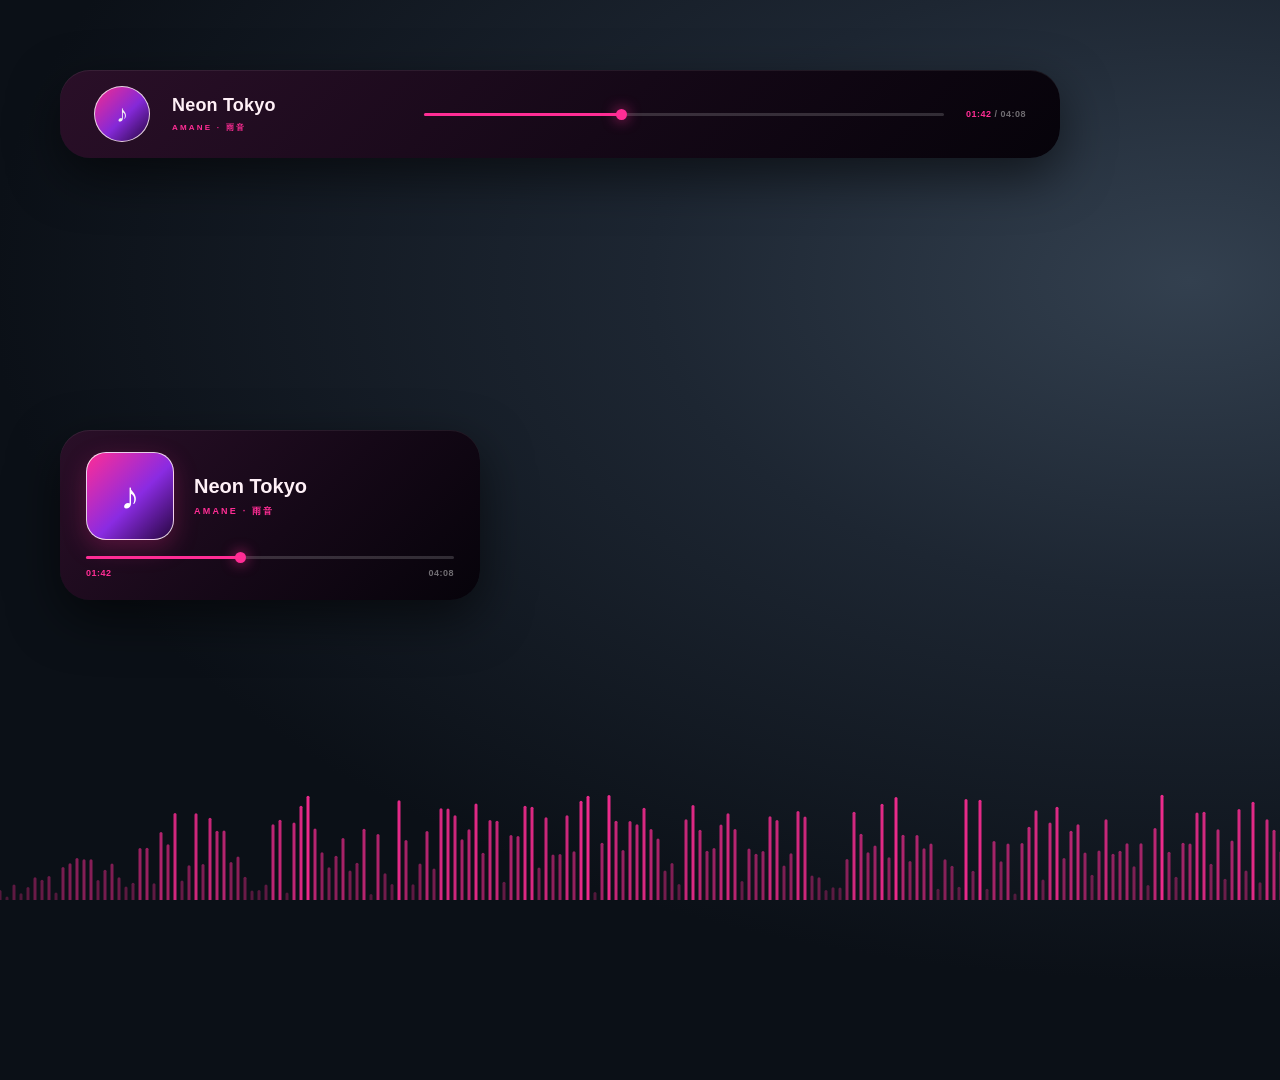
<file: projects/overlay/visual-draft.html>
<!doctype html>
<html lang="zh-CN">
<head>
<meta charset="utf-8">
<title>Overlay Widgets — 视觉稿</title>
<style>
  :root{
    --ink1:#2A0F28;
    --ink2:#150817;
    --ink3:#06030A;
    --acc:#FF2D95;
    --txt:#FFF0F7;
    --muted:rgba(255,255,255,.42);
  }
  *{box-sizing:border-box}
  html,body{margin:0;padding:0;width:1920px;height:1080px;overflow:hidden}
  body{
    background:
      radial-gradient(1200px 700px at 62% 26%, #33404F 0%, #1D2632 45%, #0B1017 100%);
    font-family:"Segoe UI","Microsoft YaHei",sans-serif;
  }

  .w{
    position:absolute;
    background:linear-gradient(135deg,var(--ink1) 0%,var(--ink2) 55%,var(--ink3) 100%);
    box-shadow:0 18px 50px rgba(0,0,0,.55), inset 0 1px 0 rgba(255,255,255,.07);
    color:var(--txt);
  }

  /* ---------- 1. 条幅 ---------- */
  .banner{
    left:60px; top:70px; width:1000px; height:88px;
    border-radius:30px;
    display:flex; align-items:center; gap:22px;
    padding:0 34px;
  }
  .banner .cover{
    width:56px;height:56px;border-radius:50%;flex:none;
    background:linear-gradient(135deg,#FF2D95,#8A2BE2 55%,#26063F);
    border:1.5px solid rgba(255,240,247,.9);
    display:flex;align-items:center;justify-content:center;
    font-size:24px;color:#fff;opacity:.95;
  }
  .banner .meta{flex:none;width:230px}
  .banner .t1{font-size:18px;font-weight:700;letter-spacing:.2px;line-height:1.2}
  .banner .t2{font-size:8px;font-weight:700;color:var(--acc);letter-spacing:2.2px;margin-top:5px}
  .banner .bar{flex:1;height:3px;border-radius:2px;background:rgba(255,255,255,.16);position:relative}
  .banner .bar i{position:absolute;left:0;top:0;height:100%;width:38%;border-radius:2px;background:var(--acc)}
  .banner .bar b{position:absolute;left:38%;top:50%;width:11px;height:11px;margin:-5.5px 0 0 -5.5px;border-radius:50%;background:var(--acc);box-shadow:0 0 14px rgba(255,45,149,.8)}
  .banner .time{flex:none;font-size:9px;font-weight:600;letter-spacing:.5px;color:var(--muted);white-space:nowrap}
  .banner .time em{font-style:normal;color:var(--acc)}

  /* ---------- 2. 播放卡片 ---------- */
  .card{
    left:60px; top:430px; width:420px; height:170px;
    border-radius:30px; padding:22px 26px;
  }
  .card .row{display:flex;gap:20px;align-items:center}
  .card .cover{
    width:88px;height:88px;border-radius:20px;flex:none;
    background:linear-gradient(135deg,#FF2D95,#8A2BE2 55%,#26063F);
    border:1.5px solid rgba(255,240,247,.85);
    display:flex;align-items:center;justify-content:center;font-size:38px;color:#fff;
    box-shadow:0 8px 24px rgba(255,45,149,.25);
  }
  .card .t1{font-size:20px;font-weight:700;line-height:1.25}
  .card .t2{font-size:9px;font-weight:700;color:var(--acc);letter-spacing:2.2px;margin-top:6px}
  .card .bar{margin-top:16px;height:3px;border-radius:2px;background:rgba(255,255,255,.16);position:relative}
  .card .bar i{position:absolute;left:0;top:0;height:100%;width:42%;border-radius:2px;background:var(--acc)}
  .card .bar b{position:absolute;left:42%;top:50%;width:11px;height:11px;margin:-5.5px 0 0 -5.5px;border-radius:50%;background:var(--acc);box-shadow:0 0 14px rgba(255,45,149,.8)}
  .card .time{display:flex;justify-content:space-between;margin-top:9px;font-size:9px;font-weight:600;color:var(--muted);letter-spacing:.5px}
  .card .time em{font-style:normal;color:var(--acc)}

  /* ---------- 3. 歌词 ---------- */
  .lyrics{
    left:1400px; top:400px; width:460px; height:260px;
    border-radius:30px; padding:30px 34px;
    display:flex;flex-direction:column;justify-content:center;gap:16px;
  }
  .lyrics div{position:relative;font-size:15px;font-weight:400;color:rgba(255,255,255,.26);letter-spacing:.4px}
  .lyrics div.now{font-size:19px;font-weight:700;color:var(--txt);text-shadow:0 0 18px rgba(255,45,149,.55)}
  .lyrics div.now::before{content:"";position:absolute;left:0;width:3px;height:22px;background:var(--acc);border-radius:2px;margin-left:-20px}

  /* ---------- 4. 频谱 ---------- */
  .spectrum{
    position:absolute;
    left:0; bottom:0; width:1920px; height:140px;
    background:none; box-shadow:none;
  }
  .spectrum svg{display:block}
</style>
</head>
<body>

<!-- 1. 条幅 -->
<div class="w banner">
  <div class="cover">♪</div>
  <div class="meta">
    <div class="t1">Neon Tokyo</div>
    <div class="t2">AMANE · 雨音</div>
  </div>
  <div class="bar"><i></i><b></b></div>
  <div class="time"><em>01:42</em> / 04:08</div>
</div>

<!-- 2. 播放卡片 -->
<div class="w card">
  <div class="row">
    <div class="cover">♪</div>
    <div>
      <div class="t1">Neon Tokyo</div>
      <div class="t2">AMANE · 雨音</div>
    </div>
  </div>
  <div class="bar"><i></i><b></b></div>
  <div class="time"><em>01:42</em><span>04:08</span></div>
</div>

<!-- 3. 歌词 -->
<div class="w lyrics">
  <div>街の灯りが　ゆっくり溶けて</div>
  <div class="now">君の声だけ　まだ残ってる</div>
  <div>夜が明けるまで　ここにいて</div>
  <div>忘れないように　歌ってる</div>
</div>

<!-- 4. 频谱 -->
<div class="spectrum">
  <svg id="spec" width="1920" height="140" xmlns="http://www.w3.org/2000/svg"></svg>
</div>

<script>
(function(){
  const NS="http://www.w3.org/2000/svg";
  const svg=document.getElementById("spec");
  const W=1920,H=140;
  function mulberry32(a){return function(){a|=0;a=(a+0x6D2B79F5)|0;let t=Math.imul(a^(a>>>15),1|a);t=(t+Math.imul(t^(t>>>7),61|t))^t;return((t^(t>>>14))>>>0)/4294967296}}
  const rnd=mulberry32(20261026);
  const spacing=7, barW=3;
  for(let x=0;x<W;x+=spacing){
    const t=x/W;
    // 两端收窄
    const env=Math.min(1,Math.min(t,1-t)*8+0.1);
    const h=(4+rnd()*100)*env;
    const line=document.createElementNS(NS,"line");
    line.setAttribute("x1",x); line.setAttribute("y1",H);
    line.setAttribute("x2",x); line.setAttribute("y2",H-h);
    line.setAttribute("stroke","#FF2D95");
    line.setAttribute("stroke-width",barW);
    line.setAttribute("stroke-linecap","round");
    line.setAttribute("opacity",(0.25+0.65*(h/100)).toFixed(2));
    svg.appendChild(line);
  }
})();
</script>

</body>
</html>
</file>
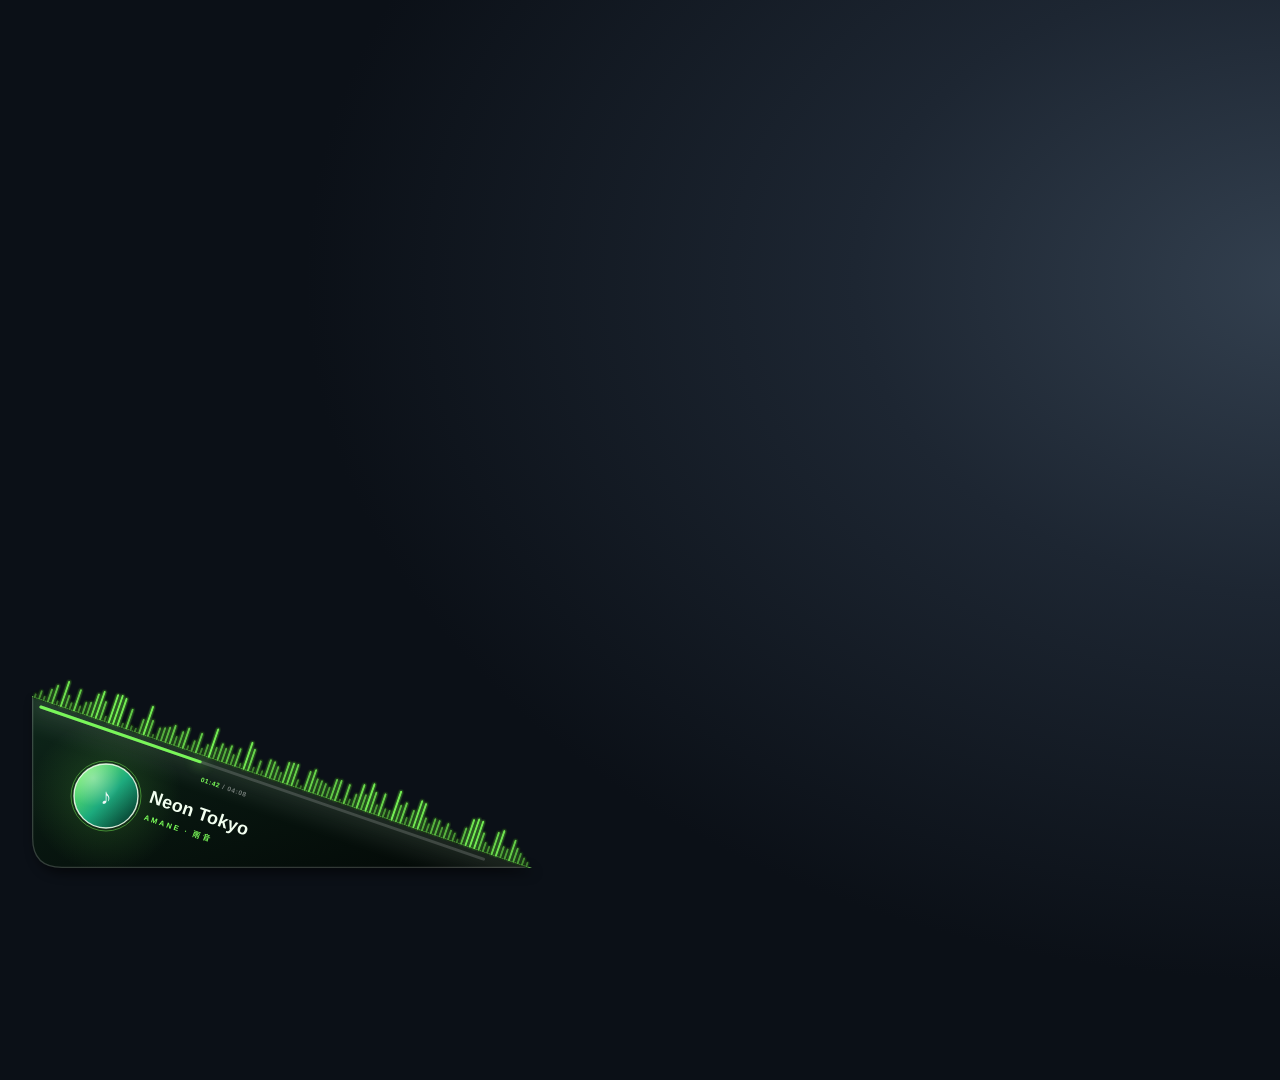
<file: projects/corner-badge/badges/acid.html>
<!doctype html><html lang="zh-CN"><head><meta charset="utf-8">
<style>
  html,body{margin:0;padding:0;width:1920px;height:1080px;overflow:hidden}
  body{background:radial-gradient(1000px 700px at 68% 26%, #33404F 0%, #1D2632 45%, #0B1017 100%);}
  .badge{position:absolute;left:0;bottom:0;display:block}
  .t1{font-family:"Segoe UI","Microsoft YaHei",sans-serif;font-size:18px;font-weight:700;fill:#F2FFF0;letter-spacing:.2px}
  .t2{font-family:"Segoe UI","Microsoft YaHei",sans-serif;font-size:7.5px;font-weight:700;fill:#7CFF5A;letter-spacing:2.2px}
</style></head><body>
<svg class="badge" width="564" height="254" viewBox="-32 -32 564 254" xmlns="http://www.w3.org/2000/svg">
  <defs>
    <linearGradient id="ink" x1="0" y1="0" x2="1" y2="1">
      <stop offset="0" stop-color="#0F2A1C"/><stop offset="0.42" stop-color="#081710"/><stop offset="1" stop-color="#030806"/>
    </linearGradient>
    <linearGradient id="cover" x1="0" y1="0" x2="1" y2="1">
      <stop offset="0" stop-color="#7CFF5A"/><stop offset="0.52" stop-color="#17A87A"/><stop offset="1" stop-color="#04241C"/>
    </linearGradient>
    <radialGradient id="gloss" cx="0.3" cy="0.22" r="0.8">
      <stop offset="0" stop-color="#FFF" stop-opacity="0.38"/><stop offset="0.55" stop-color="#FFF" stop-opacity="0.03"/><stop offset="1" stop-color="#FFF" stop-opacity="0"/>
    </radialGradient>
    <radialGradient id="halo" cx="0.5" cy="0.5" r="0.5">
      <stop offset="0" stop-color="#7CFF5A" stop-opacity="0.18"/><stop offset="1" stop-color="#7CFF5A" stop-opacity="0"/>
    </radialGradient>
    <filter id="sh" x="-15%" y="-15%" width="140%" height="140%"><feGaussianBlur stdDeviation="6"/></filter>
    <filter id="gl" x="-25%" y="-25%" width="150%" height="150%">
      <feGaussianBlur stdDeviation="1.2" result="b"/><feMerge><feMergeNode in="b"/><feMergeNode in="SourceGraphic"/></feMerge>
    </filter>
    <filter id="soft" x="-100%" y="-100%" width="300%" height="300%"><feGaussianBlur stdDeviation="6"/></filter>
    <filter id="rim" x="-20%" y="-20%" width="140%" height="140%"><feGaussianBlur stdDeviation="9"/></filter>
    <clipPath id="clip"><path d="M0,18 L0,160.0 Q0,190 30.0,190 L500,190 Z"/></clipPath>
  </defs>

  <path d="M0,18 L0,160.0 Q0,190 30.0,190 L500,190 Z" fill="#000" opacity="0.55" filter="url(#sh)" transform="translate(4,5)"/>
  <path d="M0,18 L0,160.0 Q0,190 30.0,190 L500,190 Z" fill="url(#ink)" opacity="0.97"/>

  <g clip-path="url(#clip)">
    <path d="M0.0,18.0 L500.0,190.0" stroke="#F2FFF0" stroke-width="52" opacity="0.07" filter="url(#rim)"/>
    <path d="M0.0,18.0 L500.0,190.0" stroke="#C8FFB8" stroke-width="18" opacity="0.055" filter="url(#rim)"/>

    <circle cx="74" cy="118" r="76" fill="url(#halo)"/>
    <circle cx="74" cy="118" r="32" fill="url(#cover)"/>
    <circle cx="74" cy="118" r="32" fill="url(#gloss)"/>
    <circle cx="74" cy="118" r="35" fill="none" stroke="#7CFF5A" stroke-width="1" opacity="0.45"/>
    <circle cx="74" cy="118" r="32" fill="none" stroke="#F2FFF0" stroke-width="1.4" opacity="0.88"/>
    <text x="74" y="118" text-anchor="middle" dominant-baseline="central"
          font-family="Segoe UI Symbol, Segoe UI, sans-serif" font-size="22" fill="#FFF" opacity="0.92">&#9834;</text>
    <g transform="translate(74,118) rotate(18.98)">
      <text class="t1" x="42" y="-8">Neon Tokyo</text>
      <text class="t2" x="43" y="10">AMANE · 雨音</text>
    </g>
    <path d="M0,18 L0,160.0 Q0,190 30.0,190 L500,190" fill="none" stroke="#FFFFFF" stroke-opacity="0.18" stroke-width="2.6"/>
    <path d="M0.0,18.0 L500.0,190.0" stroke="#7CFF5A" stroke-width="1.6" opacity="0.8" fill="none"/>
  </g>

  <g filter="url(#gl)"><line x1="2.8" y1="19.0" x2="3.7" y2="16.4" stroke="#000000" stroke-width="3.8" opacity="0.5" stroke-linecap="round"/><line x1="2.8" y1="19.0" x2="3.7" y2="16.4" stroke="#7CFF5A" stroke-width="2" opacity="0.39" stroke-linecap="round"/><line x1="7.2" y1="20.5" x2="9.7" y2="13.2" stroke="#000000" stroke-width="3.8" opacity="0.5" stroke-linecap="round"/><line x1="7.2" y1="20.5" x2="9.7" y2="13.2" stroke="#7CFF5A" stroke-width="2" opacity="0.49" stroke-linecap="round"/><line x1="11.5" y1="22.0" x2="12.6" y2="18.8" stroke="#000000" stroke-width="3.8" opacity="0.5" stroke-linecap="round"/><line x1="11.5" y1="22.0" x2="12.6" y2="18.8" stroke="#7CFF5A" stroke-width="2" opacity="0.40" stroke-linecap="round"/><line x1="15.9" y1="23.5" x2="20.0" y2="11.6" stroke="#000000" stroke-width="3.8" opacity="0.5" stroke-linecap="round"/><line x1="15.9" y1="23.5" x2="20.0" y2="11.6" stroke="#7CFF5A" stroke-width="2" opacity="0.58" stroke-linecap="round"/><line x1="20.2" y1="25.0" x2="26.2" y2="7.7" stroke="#000000" stroke-width="3.8" opacity="0.5" stroke-linecap="round"/><line x1="20.2" y1="25.0" x2="26.2" y2="7.7" stroke="#7CFF5A" stroke-width="2" opacity="0.69" stroke-linecap="round"/><line x1="24.6" y1="26.5" x2="25.6" y2="23.4" stroke="#000000" stroke-width="3.8" opacity="0.5" stroke-linecap="round"/><line x1="24.6" y1="26.5" x2="25.6" y2="23.4" stroke="#7CFF5A" stroke-width="2" opacity="0.40" stroke-linecap="round"/><line x1="28.9" y1="28.0" x2="37.2" y2="3.9" stroke="#000000" stroke-width="3.8" opacity="0.5" stroke-linecap="round"/><line x1="28.9" y1="28.0" x2="37.2" y2="3.9" stroke="#7CFF5A" stroke-width="2" opacity="0.83" stroke-linecap="round"/><line x1="33.3" y1="29.5" x2="37.2" y2="17.9" stroke="#000000" stroke-width="3.8" opacity="0.5" stroke-linecap="round"/><line x1="33.3" y1="29.5" x2="37.2" y2="17.9" stroke="#7CFF5A" stroke-width="2" opacity="0.58" stroke-linecap="round"/><line x1="37.6" y1="30.9" x2="39.6" y2="25.2" stroke="#000000" stroke-width="3.8" opacity="0.5" stroke-linecap="round"/><line x1="37.6" y1="30.9" x2="39.6" y2="25.2" stroke="#7CFF5A" stroke-width="2" opacity="0.46" stroke-linecap="round"/><line x1="42.0" y1="32.4" x2="48.9" y2="12.3" stroke="#000000" stroke-width="3.8" opacity="0.5" stroke-linecap="round"/><line x1="42.0" y1="32.4" x2="48.9" y2="12.3" stroke="#7CFF5A" stroke-width="2" opacity="0.75" stroke-linecap="round"/><line x1="46.3" y1="33.9" x2="48.2" y2="28.5" stroke="#000000" stroke-width="3.8" opacity="0.5" stroke-linecap="round"/><line x1="46.3" y1="33.9" x2="48.2" y2="28.5" stroke="#7CFF5A" stroke-width="2" opacity="0.45" stroke-linecap="round"/><line x1="50.7" y1="35.4" x2="54.4" y2="24.6" stroke="#000000" stroke-width="3.8" opacity="0.5" stroke-linecap="round"/><line x1="50.7" y1="35.4" x2="54.4" y2="24.6" stroke="#7CFF5A" stroke-width="2" opacity="0.56" stroke-linecap="round"/><line x1="55.0" y1="36.9" x2="59.2" y2="24.7" stroke="#000000" stroke-width="3.8" opacity="0.5" stroke-linecap="round"/><line x1="55.0" y1="36.9" x2="59.2" y2="24.7" stroke="#7CFF5A" stroke-width="2" opacity="0.59" stroke-linecap="round"/><line x1="59.4" y1="38.4" x2="66.9" y2="16.5" stroke="#000000" stroke-width="3.8" opacity="0.5" stroke-linecap="round"/><line x1="59.4" y1="38.4" x2="66.9" y2="16.5" stroke="#7CFF5A" stroke-width="2" opacity="0.79" stroke-linecap="round"/><line x1="63.7" y1="39.9" x2="72.7" y2="14.0" stroke="#000000" stroke-width="3.8" opacity="0.5" stroke-linecap="round"/><line x1="63.7" y1="39.9" x2="72.7" y2="14.0" stroke="#7CFF5A" stroke-width="2" opacity="0.87" stroke-linecap="round"/><line x1="68.1" y1="41.4" x2="74.0" y2="24.1" stroke="#000000" stroke-width="3.8" opacity="0.5" stroke-linecap="round"/><line x1="68.1" y1="41.4" x2="74.0" y2="24.1" stroke="#7CFF5A" stroke-width="2" opacity="0.69" stroke-linecap="round"/><line x1="72.4" y1="42.9" x2="73.8" y2="38.8" stroke="#000000" stroke-width="3.8" opacity="0.5" stroke-linecap="round"/><line x1="72.4" y1="42.9" x2="73.8" y2="38.8" stroke="#7CFF5A" stroke-width="2" opacity="0.42" stroke-linecap="round"/><line x1="76.8" y1="44.4" x2="86.1" y2="17.2" stroke="#000000" stroke-width="3.8" opacity="0.5" stroke-linecap="round"/><line x1="76.8" y1="44.4" x2="86.1" y2="17.2" stroke="#7CFF5A" stroke-width="2" opacity="0.90" stroke-linecap="round"/><line x1="81.1" y1="45.9" x2="90.7" y2="18.0" stroke="#000000" stroke-width="3.8" opacity="0.5" stroke-linecap="round"/><line x1="81.1" y1="45.9" x2="90.7" y2="18.0" stroke="#7CFF5A" stroke-width="2" opacity="0.91" stroke-linecap="round"/><line x1="85.5" y1="47.4" x2="94.6" y2="20.9" stroke="#000000" stroke-width="3.8" opacity="0.5" stroke-linecap="round"/><line x1="85.5" y1="47.4" x2="94.6" y2="20.9" stroke="#7CFF5A" stroke-width="2" opacity="0.88" stroke-linecap="round"/><line x1="89.8" y1="48.9" x2="90.9" y2="45.8" stroke="#000000" stroke-width="3.8" opacity="0.5" stroke-linecap="round"/><line x1="89.8" y1="48.9" x2="90.9" y2="45.8" stroke="#7CFF5A" stroke-width="2" opacity="0.40" stroke-linecap="round"/><line x1="94.2" y1="50.4" x2="100.6" y2="31.7" stroke="#000000" stroke-width="3.8" opacity="0.5" stroke-linecap="round"/><line x1="94.2" y1="50.4" x2="100.6" y2="31.7" stroke="#7CFF5A" stroke-width="2" opacity="0.72" stroke-linecap="round"/><line x1="98.5" y1="51.9" x2="99.7" y2="48.4" stroke="#000000" stroke-width="3.8" opacity="0.5" stroke-linecap="round"/><line x1="98.5" y1="51.9" x2="99.7" y2="48.4" stroke="#7CFF5A" stroke-width="2" opacity="0.41" stroke-linecap="round"/><line x1="102.9" y1="53.4" x2="103.8" y2="50.7" stroke="#000000" stroke-width="3.8" opacity="0.5" stroke-linecap="round"/><line x1="102.9" y1="53.4" x2="103.8" y2="50.7" stroke="#7CFF5A" stroke-width="2" opacity="0.40" stroke-linecap="round"/><line x1="107.2" y1="54.9" x2="111.7" y2="41.9" stroke="#000000" stroke-width="3.8" opacity="0.5" stroke-linecap="round"/><line x1="107.2" y1="54.9" x2="111.7" y2="41.9" stroke="#7CFF5A" stroke-width="2" opacity="0.61" stroke-linecap="round"/><line x1="111.6" y1="56.4" x2="121.0" y2="29.0" stroke="#000000" stroke-width="3.8" opacity="0.5" stroke-linecap="round"/><line x1="111.6" y1="56.4" x2="121.0" y2="29.0" stroke="#7CFF5A" stroke-width="2" opacity="0.90" stroke-linecap="round"/><line x1="115.9" y1="57.9" x2="121.1" y2="42.9" stroke="#000000" stroke-width="3.8" opacity="0.5" stroke-linecap="round"/><line x1="115.9" y1="57.9" x2="121.1" y2="42.9" stroke="#7CFF5A" stroke-width="2" opacity="0.65" stroke-linecap="round"/><line x1="120.3" y1="59.4" x2="121.1" y2="57.0" stroke="#000000" stroke-width="3.8" opacity="0.5" stroke-linecap="round"/><line x1="120.3" y1="59.4" x2="121.1" y2="57.0" stroke="#7CFF5A" stroke-width="2" opacity="0.39" stroke-linecap="round"/><line x1="124.6" y1="60.9" x2="128.2" y2="50.4" stroke="#000000" stroke-width="3.8" opacity="0.5" stroke-linecap="round"/><line x1="124.6" y1="60.9" x2="128.2" y2="50.4" stroke="#7CFF5A" stroke-width="2" opacity="0.55" stroke-linecap="round"/><line x1="129.0" y1="62.4" x2="133.2" y2="50.2" stroke="#000000" stroke-width="3.8" opacity="0.5" stroke-linecap="round"/><line x1="129.0" y1="62.4" x2="133.2" y2="50.2" stroke="#7CFF5A" stroke-width="2" opacity="0.59" stroke-linecap="round"/><line x1="133.3" y1="63.9" x2="138.2" y2="49.7" stroke="#000000" stroke-width="3.8" opacity="0.5" stroke-linecap="round"/><line x1="133.3" y1="63.9" x2="138.2" y2="49.7" stroke="#7CFF5A" stroke-width="2" opacity="0.63" stroke-linecap="round"/><line x1="137.7" y1="65.4" x2="143.7" y2="47.9" stroke="#000000" stroke-width="3.8" opacity="0.5" stroke-linecap="round"/><line x1="137.7" y1="65.4" x2="143.7" y2="47.9" stroke="#7CFF5A" stroke-width="2" opacity="0.70" stroke-linecap="round"/><line x1="142.0" y1="66.9" x2="144.7" y2="59.0" stroke="#000000" stroke-width="3.8" opacity="0.5" stroke-linecap="round"/><line x1="142.0" y1="66.9" x2="144.7" y2="59.0" stroke="#7CFF5A" stroke-width="2" opacity="0.50" stroke-linecap="round"/><line x1="146.4" y1="68.4" x2="151.3" y2="54.1" stroke="#000000" stroke-width="3.8" opacity="0.5" stroke-linecap="round"/><line x1="146.4" y1="68.4" x2="151.3" y2="54.1" stroke="#7CFF5A" stroke-width="2" opacity="0.63" stroke-linecap="round"/><line x1="150.7" y1="69.9" x2="157.3" y2="50.6" stroke="#000000" stroke-width="3.8" opacity="0.5" stroke-linecap="round"/><line x1="150.7" y1="69.9" x2="157.3" y2="50.6" stroke="#7CFF5A" stroke-width="2" opacity="0.73" stroke-linecap="round"/><line x1="155.1" y1="71.3" x2="156.2" y2="68.1" stroke="#000000" stroke-width="3.8" opacity="0.5" stroke-linecap="round"/><line x1="155.1" y1="71.3" x2="156.2" y2="68.1" stroke="#7CFF5A" stroke-width="2" opacity="0.41" stroke-linecap="round"/><line x1="159.4" y1="72.8" x2="162.7" y2="63.3" stroke="#000000" stroke-width="3.8" opacity="0.5" stroke-linecap="round"/><line x1="159.4" y1="72.8" x2="162.7" y2="63.3" stroke="#7CFF5A" stroke-width="2" opacity="0.54" stroke-linecap="round"/><line x1="163.8" y1="74.3" x2="170.1" y2="56.0" stroke="#000000" stroke-width="3.8" opacity="0.5" stroke-linecap="round"/><line x1="163.8" y1="74.3" x2="170.1" y2="56.0" stroke="#7CFF5A" stroke-width="2" opacity="0.72" stroke-linecap="round"/><line x1="168.1" y1="75.8" x2="169.9" y2="70.8" stroke="#000000" stroke-width="3.8" opacity="0.5" stroke-linecap="round"/><line x1="168.1" y1="75.8" x2="169.9" y2="70.8" stroke="#7CFF5A" stroke-width="2" opacity="0.44" stroke-linecap="round"/><line x1="172.5" y1="77.3" x2="176.0" y2="67.1" stroke="#000000" stroke-width="3.8" opacity="0.5" stroke-linecap="round"/><line x1="172.5" y1="77.3" x2="176.0" y2="67.1" stroke="#7CFF5A" stroke-width="2" opacity="0.55" stroke-linecap="round"/><line x1="176.8" y1="78.8" x2="186.2" y2="51.5" stroke="#000000" stroke-width="3.8" opacity="0.5" stroke-linecap="round"/><line x1="176.8" y1="78.8" x2="186.2" y2="51.5" stroke="#7CFF5A" stroke-width="2" opacity="0.90" stroke-linecap="round"/><line x1="181.2" y1="80.3" x2="184.7" y2="70.0" stroke="#000000" stroke-width="3.8" opacity="0.5" stroke-linecap="round"/><line x1="181.2" y1="80.3" x2="184.7" y2="70.0" stroke="#7CFF5A" stroke-width="2" opacity="0.55" stroke-linecap="round"/><line x1="185.5" y1="81.8" x2="190.9" y2="66.3" stroke="#000000" stroke-width="3.8" opacity="0.5" stroke-linecap="round"/><line x1="185.5" y1="81.8" x2="190.9" y2="66.3" stroke="#7CFF5A" stroke-width="2" opacity="0.66" stroke-linecap="round"/><line x1="189.9" y1="83.3" x2="194.2" y2="70.8" stroke="#000000" stroke-width="3.8" opacity="0.5" stroke-linecap="round"/><line x1="189.9" y1="83.3" x2="194.2" y2="70.8" stroke="#7CFF5A" stroke-width="2" opacity="0.59" stroke-linecap="round"/><line x1="194.2" y1="84.8" x2="200.0" y2="68.2" stroke="#000000" stroke-width="3.8" opacity="0.5" stroke-linecap="round"/><line x1="194.2" y1="84.8" x2="200.0" y2="68.2" stroke="#7CFF5A" stroke-width="2" opacity="0.68" stroke-linecap="round"/><line x1="198.6" y1="86.3" x2="201.8" y2="77.1" stroke="#000000" stroke-width="3.8" opacity="0.5" stroke-linecap="round"/><line x1="198.6" y1="86.3" x2="201.8" y2="77.1" stroke="#7CFF5A" stroke-width="2" opacity="0.53" stroke-linecap="round"/><line x1="202.9" y1="87.8" x2="208.6" y2="71.2" stroke="#000000" stroke-width="3.8" opacity="0.5" stroke-linecap="round"/><line x1="202.9" y1="87.8" x2="208.6" y2="71.2" stroke="#7CFF5A" stroke-width="2" opacity="0.68" stroke-linecap="round"/><line x1="207.3" y1="89.3" x2="208.5" y2="85.9" stroke="#000000" stroke-width="3.8" opacity="0.5" stroke-linecap="round"/><line x1="207.3" y1="89.3" x2="208.5" y2="85.9" stroke="#7CFF5A" stroke-width="2" opacity="0.41" stroke-linecap="round"/><line x1="211.6" y1="90.8" x2="220.5" y2="64.9" stroke="#000000" stroke-width="3.8" opacity="0.5" stroke-linecap="round"/><line x1="211.6" y1="90.8" x2="220.5" y2="64.9" stroke="#7CFF5A" stroke-width="2" opacity="0.87" stroke-linecap="round"/><line x1="216.0" y1="92.3" x2="223.0" y2="71.9" stroke="#000000" stroke-width="3.8" opacity="0.5" stroke-linecap="round"/><line x1="216.0" y1="92.3" x2="223.0" y2="71.9" stroke="#7CFF5A" stroke-width="2" opacity="0.76" stroke-linecap="round"/><line x1="220.3" y1="93.8" x2="221.7" y2="89.8" stroke="#000000" stroke-width="3.8" opacity="0.5" stroke-linecap="round"/><line x1="220.3" y1="93.8" x2="221.7" y2="89.8" stroke="#7CFF5A" stroke-width="2" opacity="0.42" stroke-linecap="round"/><line x1="224.7" y1="95.3" x2="228.8" y2="83.4" stroke="#000000" stroke-width="3.8" opacity="0.5" stroke-linecap="round"/><line x1="224.7" y1="95.3" x2="228.8" y2="83.4" stroke="#7CFF5A" stroke-width="2" opacity="0.58" stroke-linecap="round"/><line x1="229.0" y1="96.8" x2="230.2" y2="93.3" stroke="#000000" stroke-width="3.8" opacity="0.5" stroke-linecap="round"/><line x1="229.0" y1="96.8" x2="230.2" y2="93.3" stroke="#7CFF5A" stroke-width="2" opacity="0.41" stroke-linecap="round"/><line x1="233.4" y1="98.3" x2="238.9" y2="82.3" stroke="#000000" stroke-width="3.8" opacity="0.5" stroke-linecap="round"/><line x1="233.4" y1="98.3" x2="238.9" y2="82.3" stroke="#7CFF5A" stroke-width="2" opacity="0.67" stroke-linecap="round"/><line x1="237.7" y1="99.8" x2="243.1" y2="84.3" stroke="#000000" stroke-width="3.8" opacity="0.5" stroke-linecap="round"/><line x1="237.7" y1="99.8" x2="243.1" y2="84.3" stroke="#7CFF5A" stroke-width="2" opacity="0.66" stroke-linecap="round"/><line x1="242.1" y1="101.3" x2="246.3" y2="89.1" stroke="#000000" stroke-width="3.8" opacity="0.5" stroke-linecap="round"/><line x1="242.1" y1="101.3" x2="246.3" y2="89.1" stroke="#7CFF5A" stroke-width="2" opacity="0.59" stroke-linecap="round"/><line x1="246.4" y1="102.8" x2="249.1" y2="95.0" stroke="#000000" stroke-width="3.8" opacity="0.5" stroke-linecap="round"/><line x1="246.4" y1="102.8" x2="249.1" y2="95.0" stroke="#7CFF5A" stroke-width="2" opacity="0.50" stroke-linecap="round"/><line x1="250.8" y1="104.3" x2="257.4" y2="84.9" stroke="#000000" stroke-width="3.8" opacity="0.5" stroke-linecap="round"/><line x1="250.8" y1="104.3" x2="257.4" y2="84.9" stroke="#7CFF5A" stroke-width="2" opacity="0.74" stroke-linecap="round"/><line x1="255.1" y1="105.8" x2="262.1" y2="85.6" stroke="#000000" stroke-width="3.8" opacity="0.5" stroke-linecap="round"/><line x1="255.1" y1="105.8" x2="262.1" y2="85.6" stroke="#7CFF5A" stroke-width="2" opacity="0.75" stroke-linecap="round"/><line x1="259.5" y1="107.3" x2="266.4" y2="87.0" stroke="#000000" stroke-width="3.8" opacity="0.5" stroke-linecap="round"/><line x1="259.5" y1="107.3" x2="266.4" y2="87.0" stroke="#7CFF5A" stroke-width="2" opacity="0.75" stroke-linecap="round"/><line x1="263.8" y1="108.8" x2="266.1" y2="102.2" stroke="#000000" stroke-width="3.8" opacity="0.5" stroke-linecap="round"/><line x1="263.8" y1="108.8" x2="266.1" y2="102.2" stroke="#7CFF5A" stroke-width="2" opacity="0.47" stroke-linecap="round"/><line x1="268.2" y1="110.3" x2="268.9" y2="108.3" stroke="#000000" stroke-width="3.8" opacity="0.5" stroke-linecap="round"/><line x1="268.2" y1="110.3" x2="268.9" y2="108.3" stroke="#7CFF5A" stroke-width="2" opacity="0.38" stroke-linecap="round"/><line x1="272.5" y1="111.7" x2="278.7" y2="93.9" stroke="#000000" stroke-width="3.8" opacity="0.5" stroke-linecap="round"/><line x1="272.5" y1="111.7" x2="278.7" y2="93.9" stroke="#7CFF5A" stroke-width="2" opacity="0.70" stroke-linecap="round"/><line x1="276.9" y1="113.2" x2="284.1" y2="92.2" stroke="#000000" stroke-width="3.8" opacity="0.5" stroke-linecap="round"/><line x1="276.9" y1="113.2" x2="284.1" y2="92.2" stroke="#7CFF5A" stroke-width="2" opacity="0.77" stroke-linecap="round"/><line x1="281.2" y1="114.7" x2="285.8" y2="101.4" stroke="#000000" stroke-width="3.8" opacity="0.5" stroke-linecap="round"/><line x1="281.2" y1="114.7" x2="285.8" y2="101.4" stroke="#7CFF5A" stroke-width="2" opacity="0.61" stroke-linecap="round"/><line x1="285.6" y1="116.2" x2="290.0" y2="103.3" stroke="#000000" stroke-width="3.8" opacity="0.5" stroke-linecap="round"/><line x1="285.6" y1="116.2" x2="290.0" y2="103.3" stroke="#7CFF5A" stroke-width="2" opacity="0.60" stroke-linecap="round"/><line x1="289.9" y1="117.7" x2="293.9" y2="106.1" stroke="#000000" stroke-width="3.8" opacity="0.5" stroke-linecap="round"/><line x1="289.9" y1="117.7" x2="293.9" y2="106.1" stroke="#7CFF5A" stroke-width="2" opacity="0.58" stroke-linecap="round"/><line x1="294.3" y1="119.2" x2="297.6" y2="109.7" stroke="#000000" stroke-width="3.8" opacity="0.5" stroke-linecap="round"/><line x1="294.3" y1="119.2" x2="297.6" y2="109.7" stroke="#7CFF5A" stroke-width="2" opacity="0.53" stroke-linecap="round"/><line x1="298.6" y1="120.7" x2="305.1" y2="102.0" stroke="#000000" stroke-width="3.8" opacity="0.5" stroke-linecap="round"/><line x1="298.6" y1="120.7" x2="305.1" y2="102.0" stroke="#7CFF5A" stroke-width="2" opacity="0.72" stroke-linecap="round"/><line x1="303.0" y1="122.2" x2="309.6" y2="103.0" stroke="#000000" stroke-width="3.8" opacity="0.5" stroke-linecap="round"/><line x1="303.0" y1="122.2" x2="309.6" y2="103.0" stroke="#7CFF5A" stroke-width="2" opacity="0.73" stroke-linecap="round"/><line x1="307.3" y1="123.7" x2="308.0" y2="121.8" stroke="#000000" stroke-width="3.8" opacity="0.5" stroke-linecap="round"/><line x1="307.3" y1="123.7" x2="308.0" y2="121.8" stroke="#7CFF5A" stroke-width="2" opacity="0.38" stroke-linecap="round"/><line x1="311.7" y1="125.2" x2="317.9" y2="107.1" stroke="#000000" stroke-width="3.8" opacity="0.5" stroke-linecap="round"/><line x1="311.7" y1="125.2" x2="317.9" y2="107.1" stroke="#7CFF5A" stroke-width="2" opacity="0.71" stroke-linecap="round"/><line x1="316.0" y1="126.7" x2="317.8" y2="121.6" stroke="#000000" stroke-width="3.8" opacity="0.5" stroke-linecap="round"/><line x1="316.0" y1="126.7" x2="317.8" y2="121.6" stroke="#7CFF5A" stroke-width="2" opacity="0.44" stroke-linecap="round"/><line x1="320.4" y1="128.2" x2="324.4" y2="116.6" stroke="#000000" stroke-width="3.8" opacity="0.5" stroke-linecap="round"/><line x1="320.4" y1="128.2" x2="324.4" y2="116.6" stroke="#7CFF5A" stroke-width="2" opacity="0.58" stroke-linecap="round"/><line x1="324.7" y1="129.7" x2="332.5" y2="107.1" stroke="#000000" stroke-width="3.8" opacity="0.5" stroke-linecap="round"/><line x1="324.7" y1="129.7" x2="332.5" y2="107.1" stroke="#7CFF5A" stroke-width="2" opacity="0.80" stroke-linecap="round"/><line x1="329.1" y1="131.2" x2="333.9" y2="117.3" stroke="#000000" stroke-width="3.8" opacity="0.5" stroke-linecap="round"/><line x1="329.1" y1="131.2" x2="333.9" y2="117.3" stroke="#7CFF5A" stroke-width="2" opacity="0.63" stroke-linecap="round"/><line x1="333.4" y1="132.7" x2="342.5" y2="106.3" stroke="#000000" stroke-width="3.8" opacity="0.5" stroke-linecap="round"/><line x1="333.4" y1="132.7" x2="342.5" y2="106.3" stroke="#7CFF5A" stroke-width="2" opacity="0.88" stroke-linecap="round"/><line x1="337.8" y1="134.2" x2="344.4" y2="114.8" stroke="#000000" stroke-width="3.8" opacity="0.5" stroke-linecap="round"/><line x1="337.8" y1="134.2" x2="344.4" y2="114.8" stroke="#7CFF5A" stroke-width="2" opacity="0.74" stroke-linecap="round"/><line x1="342.1" y1="135.7" x2="345.0" y2="127.3" stroke="#000000" stroke-width="3.8" opacity="0.5" stroke-linecap="round"/><line x1="342.1" y1="135.7" x2="345.0" y2="127.3" stroke="#7CFF5A" stroke-width="2" opacity="0.51" stroke-linecap="round"/><line x1="346.5" y1="137.2" x2="353.6" y2="116.4" stroke="#000000" stroke-width="3.8" opacity="0.5" stroke-linecap="round"/><line x1="346.5" y1="137.2" x2="353.6" y2="116.4" stroke="#7CFF5A" stroke-width="2" opacity="0.77" stroke-linecap="round"/><line x1="350.8" y1="138.7" x2="353.4" y2="131.3" stroke="#000000" stroke-width="3.8" opacity="0.5" stroke-linecap="round"/><line x1="350.8" y1="138.7" x2="353.4" y2="131.3" stroke="#7CFF5A" stroke-width="2" opacity="0.49" stroke-linecap="round"/><line x1="355.2" y1="140.2" x2="357.6" y2="133.0" stroke="#000000" stroke-width="3.8" opacity="0.5" stroke-linecap="round"/><line x1="355.2" y1="140.2" x2="357.6" y2="133.0" stroke="#7CFF5A" stroke-width="2" opacity="0.49" stroke-linecap="round"/><line x1="359.5" y1="141.7" x2="369.1" y2="113.8" stroke="#000000" stroke-width="3.8" opacity="0.5" stroke-linecap="round"/><line x1="359.5" y1="141.7" x2="369.1" y2="113.8" stroke="#7CFF5A" stroke-width="2" opacity="0.91" stroke-linecap="round"/><line x1="363.9" y1="143.2" x2="369.2" y2="127.7" stroke="#000000" stroke-width="3.8" opacity="0.5" stroke-linecap="round"/><line x1="363.9" y1="143.2" x2="369.2" y2="127.7" stroke="#7CFF5A" stroke-width="2" opacity="0.66" stroke-linecap="round"/><line x1="368.2" y1="144.7" x2="374.9" y2="125.4" stroke="#000000" stroke-width="3.8" opacity="0.5" stroke-linecap="round"/><line x1="368.2" y1="144.7" x2="374.9" y2="125.4" stroke="#7CFF5A" stroke-width="2" opacity="0.73" stroke-linecap="round"/><line x1="372.6" y1="146.2" x2="374.7" y2="140.0" stroke="#000000" stroke-width="3.8" opacity="0.5" stroke-linecap="round"/><line x1="372.6" y1="146.2" x2="374.7" y2="140.0" stroke="#7CFF5A" stroke-width="2" opacity="0.47" stroke-linecap="round"/><line x1="376.9" y1="147.7" x2="381.9" y2="133.0" stroke="#000000" stroke-width="3.8" opacity="0.5" stroke-linecap="round"/><line x1="376.9" y1="147.7" x2="381.9" y2="133.0" stroke="#7CFF5A" stroke-width="2" opacity="0.64" stroke-linecap="round"/><line x1="381.3" y1="149.2" x2="390.2" y2="123.3" stroke="#000000" stroke-width="3.8" opacity="0.5" stroke-linecap="round"/><line x1="381.3" y1="149.2" x2="390.2" y2="123.3" stroke="#7CFF5A" stroke-width="2" opacity="0.87" stroke-linecap="round"/><line x1="385.6" y1="150.7" x2="394.1" y2="126.1" stroke="#000000" stroke-width="3.8" opacity="0.5" stroke-linecap="round"/><line x1="385.6" y1="150.7" x2="394.1" y2="126.1" stroke="#7CFF5A" stroke-width="2" opacity="0.84" stroke-linecap="round"/><line x1="390.0" y1="152.2" x2="394.0" y2="140.4" stroke="#000000" stroke-width="3.8" opacity="0.5" stroke-linecap="round"/><line x1="390.0" y1="152.2" x2="394.0" y2="140.4" stroke="#7CFF5A" stroke-width="2" opacity="0.58" stroke-linecap="round"/><line x1="394.3" y1="153.6" x2="396.9" y2="146.3" stroke="#000000" stroke-width="3.8" opacity="0.5" stroke-linecap="round"/><line x1="394.3" y1="153.6" x2="396.9" y2="146.3" stroke="#7CFF5A" stroke-width="2" opacity="0.49" stroke-linecap="round"/><line x1="398.7" y1="155.1" x2="403.4" y2="141.3" stroke="#000000" stroke-width="3.8" opacity="0.5" stroke-linecap="round"/><line x1="398.7" y1="155.1" x2="403.4" y2="141.3" stroke="#7CFF5A" stroke-width="2" opacity="0.62" stroke-linecap="round"/><line x1="403.0" y1="156.6" x2="407.7" y2="143.1" stroke="#000000" stroke-width="3.8" opacity="0.5" stroke-linecap="round"/><line x1="403.0" y1="156.6" x2="407.7" y2="143.1" stroke="#7CFF5A" stroke-width="2" opacity="0.62" stroke-linecap="round"/><line x1="407.4" y1="158.1" x2="410.2" y2="149.8" stroke="#000000" stroke-width="3.8" opacity="0.5" stroke-linecap="round"/><line x1="407.4" y1="158.1" x2="410.2" y2="149.8" stroke="#7CFF5A" stroke-width="2" opacity="0.51" stroke-linecap="round"/><line x1="411.7" y1="159.6" x2="416.4" y2="146.1" stroke="#000000" stroke-width="3.8" opacity="0.5" stroke-linecap="round"/><line x1="411.7" y1="159.6" x2="416.4" y2="146.1" stroke="#7CFF5A" stroke-width="2" opacity="0.62" stroke-linecap="round"/><line x1="416.1" y1="161.1" x2="419.0" y2="152.6" stroke="#000000" stroke-width="3.8" opacity="0.5" stroke-linecap="round"/><line x1="416.1" y1="161.1" x2="419.0" y2="152.6" stroke="#7CFF5A" stroke-width="2" opacity="0.51" stroke-linecap="round"/><line x1="420.4" y1="162.6" x2="422.9" y2="155.5" stroke="#000000" stroke-width="3.8" opacity="0.5" stroke-linecap="round"/><line x1="420.4" y1="162.6" x2="422.9" y2="155.5" stroke="#7CFF5A" stroke-width="2" opacity="0.49" stroke-linecap="round"/><line x1="424.8" y1="164.1" x2="425.6" y2="161.6" stroke="#000000" stroke-width="3.8" opacity="0.5" stroke-linecap="round"/><line x1="424.8" y1="164.1" x2="425.6" y2="161.6" stroke="#7CFF5A" stroke-width="2" opacity="0.39" stroke-linecap="round"/><line x1="429.1" y1="165.6" x2="434.3" y2="150.5" stroke="#000000" stroke-width="3.8" opacity="0.5" stroke-linecap="round"/><line x1="429.1" y1="165.6" x2="434.3" y2="150.5" stroke="#7CFF5A" stroke-width="2" opacity="0.65" stroke-linecap="round"/><line x1="433.5" y1="167.1" x2="442.1" y2="142.1" stroke="#000000" stroke-width="3.8" opacity="0.5" stroke-linecap="round"/><line x1="433.5" y1="167.1" x2="442.1" y2="142.1" stroke="#7CFF5A" stroke-width="2" opacity="0.85" stroke-linecap="round"/><line x1="437.8" y1="168.6" x2="447.2" y2="141.5" stroke="#000000" stroke-width="3.8" opacity="0.5" stroke-linecap="round"/><line x1="437.8" y1="168.6" x2="447.2" y2="141.5" stroke="#7CFF5A" stroke-width="2" opacity="0.89" stroke-linecap="round"/><line x1="442.2" y1="170.1" x2="451.2" y2="143.7" stroke="#000000" stroke-width="3.8" opacity="0.5" stroke-linecap="round"/><line x1="442.2" y1="170.1" x2="451.2" y2="143.7" stroke="#7CFF5A" stroke-width="2" opacity="0.88" stroke-linecap="round"/><line x1="446.5" y1="171.6" x2="452.1" y2="155.4" stroke="#000000" stroke-width="3.8" opacity="0.5" stroke-linecap="round"/><line x1="446.5" y1="171.6" x2="452.1" y2="155.4" stroke="#7CFF5A" stroke-width="2" opacity="0.67" stroke-linecap="round"/><line x1="450.9" y1="173.1" x2="453.7" y2="164.9" stroke="#000000" stroke-width="3.8" opacity="0.5" stroke-linecap="round"/><line x1="450.9" y1="173.1" x2="453.7" y2="164.9" stroke="#7CFF5A" stroke-width="2" opacity="0.51" stroke-linecap="round"/><line x1="455.2" y1="174.6" x2="457.2" y2="168.9" stroke="#000000" stroke-width="3.8" opacity="0.5" stroke-linecap="round"/><line x1="455.2" y1="174.6" x2="457.2" y2="168.9" stroke="#7CFF5A" stroke-width="2" opacity="0.46" stroke-linecap="round"/><line x1="459.6" y1="176.1" x2="466.8" y2="155.0" stroke="#000000" stroke-width="3.8" opacity="0.5" stroke-linecap="round"/><line x1="459.6" y1="176.1" x2="466.8" y2="155.0" stroke="#7CFF5A" stroke-width="2" opacity="0.77" stroke-linecap="round"/><line x1="463.9" y1="177.6" x2="472.4" y2="153.1" stroke="#000000" stroke-width="3.8" opacity="0.5" stroke-linecap="round"/><line x1="463.9" y1="177.6" x2="472.4" y2="153.1" stroke="#7CFF5A" stroke-width="2" opacity="0.84" stroke-linecap="round"/><line x1="468.3" y1="179.1" x2="471.7" y2="169.1" stroke="#000000" stroke-width="3.8" opacity="0.5" stroke-linecap="round"/><line x1="468.3" y1="179.1" x2="471.7" y2="169.1" stroke="#7CFF5A" stroke-width="2" opacity="0.54" stroke-linecap="round"/><line x1="472.6" y1="180.6" x2="475.7" y2="171.5" stroke="#000000" stroke-width="3.8" opacity="0.5" stroke-linecap="round"/><line x1="472.6" y1="180.6" x2="475.7" y2="171.5" stroke="#7CFF5A" stroke-width="2" opacity="0.53" stroke-linecap="round"/><line x1="477.0" y1="182.1" x2="483.6" y2="162.7" stroke="#000000" stroke-width="3.8" opacity="0.5" stroke-linecap="round"/><line x1="477.0" y1="182.1" x2="483.6" y2="162.7" stroke="#7CFF5A" stroke-width="2" opacity="0.74" stroke-linecap="round"/><line x1="481.3" y1="183.6" x2="485.7" y2="170.8" stroke="#000000" stroke-width="3.8" opacity="0.5" stroke-linecap="round"/><line x1="481.3" y1="183.6" x2="485.7" y2="170.8" stroke="#7CFF5A" stroke-width="2" opacity="0.60" stroke-linecap="round"/><line x1="485.7" y1="185.1" x2="488.8" y2="176.0" stroke="#000000" stroke-width="3.8" opacity="0.5" stroke-linecap="round"/><line x1="485.7" y1="185.1" x2="488.8" y2="176.0" stroke="#7CFF5A" stroke-width="2" opacity="0.52" stroke-linecap="round"/><line x1="490.0" y1="186.6" x2="492.1" y2="180.5" stroke="#000000" stroke-width="3.8" opacity="0.5" stroke-linecap="round"/><line x1="490.0" y1="186.6" x2="492.1" y2="180.5" stroke="#7CFF5A" stroke-width="2" opacity="0.46" stroke-linecap="round"/><line x1="494.4" y1="188.1" x2="495.5" y2="184.8" stroke="#000000" stroke-width="3.8" opacity="0.5" stroke-linecap="round"/><line x1="494.4" y1="188.1" x2="495.5" y2="184.8" stroke="#7CFF5A" stroke-width="2" opacity="0.41" stroke-linecap="round"/></g>
  <g clip-path="url(#clip)"><line x1="8.9" y1="29.0" x2="451.5" y2="181.2" stroke="#FFFFFF" stroke-opacity="0.16" stroke-width="3" stroke-linecap="round"/><line x1="8.9" y1="29.0" x2="168.2" y2="83.8" stroke="#7CFF5A" stroke-width="3" stroke-linecap="round" opacity="0.95"/><circle cx="168.2" cy="83.8" r="7" fill="#7CFF5A" opacity="0.18" filter="url(#soft)"/><g transform="translate(168.2,103.4) rotate(18.98)"><text font-family="Segoe UI, Microsoft YaHei, sans-serif" font-size="6.6" font-weight="600" letter-spacing="0.7"><tspan fill="#7CFF5A">01:42</tspan><tspan fill="#FFFFFF" fill-opacity="0.42">  /  04:08</tspan></text></g></g>
</svg></body></html>
</file>
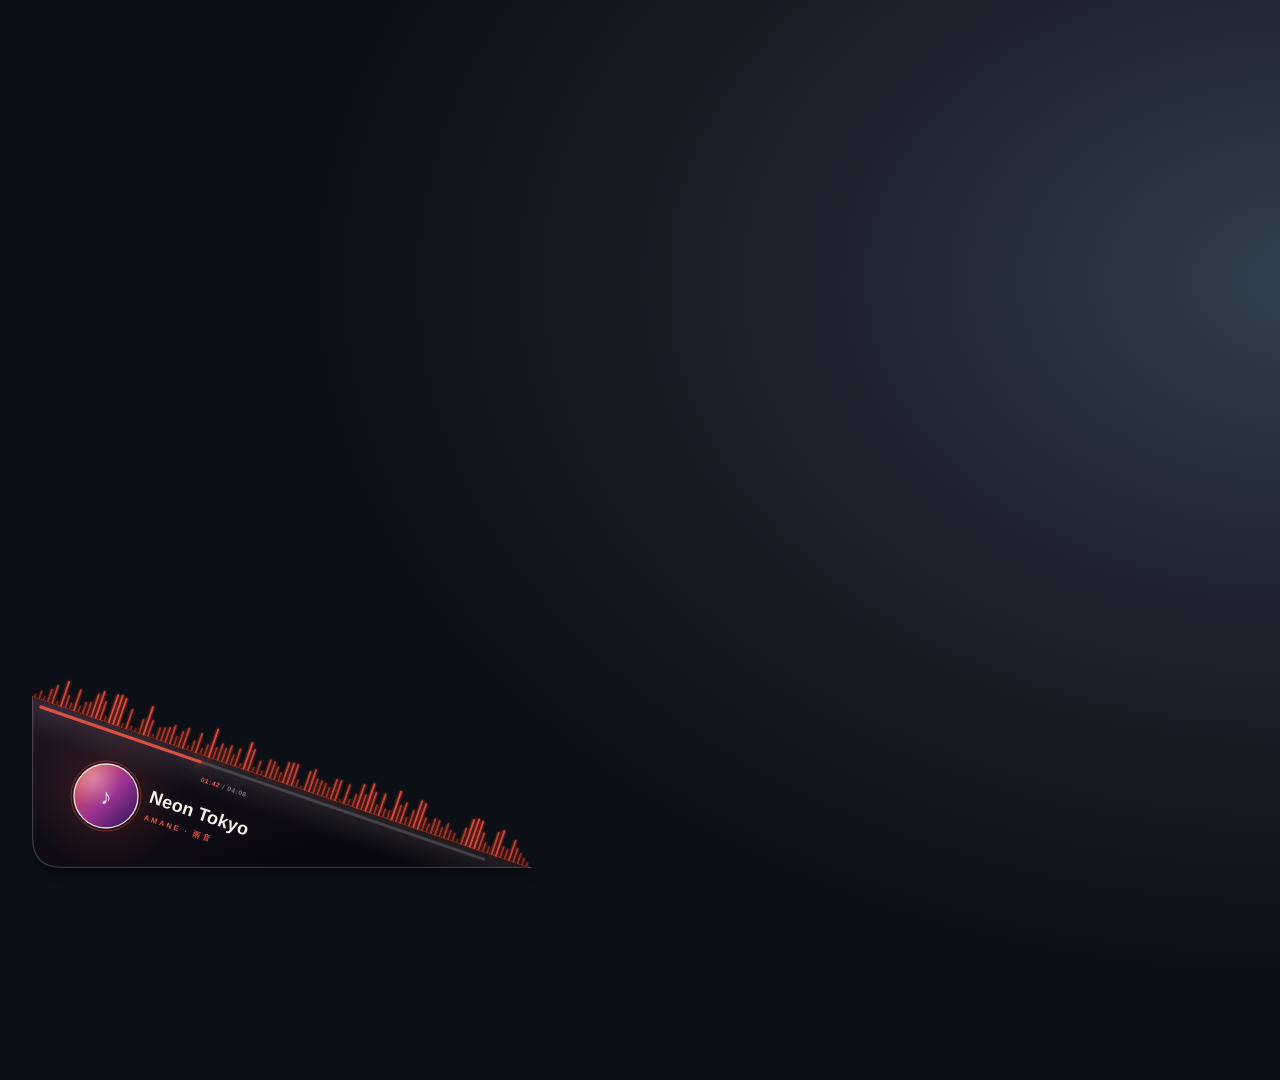
<file: projects/corner-badge/badges/cinnabar.html>
<!doctype html><html lang="zh-CN"><head><meta charset="utf-8">
<style>
  html,body{margin:0;padding:0;width:1920px;height:1080px;overflow:hidden}
  body{background:radial-gradient(1000px 700px at 68% 26%, #33404F 0%, #1D2632 45%, #0B1017 100%);}
  .badge{position:absolute;left:0;bottom:0;display:block}
  .t1{font-family:"Segoe UI","Microsoft YaHei",sans-serif;font-size:18px;font-weight:700;fill:#F7F3EC;letter-spacing:.2px}
  .t2{font-family:"Segoe UI","Microsoft YaHei",sans-serif;font-size:7.5px;font-weight:700;fill:#E8503F;letter-spacing:2.2px}
</style></head><body>
<svg class="badge" width="564" height="254" viewBox="-32 -32 564 254" xmlns="http://www.w3.org/2000/svg">
  <defs>
    <linearGradient id="ink" x1="0" y1="0" x2="1" y2="1">
      <stop offset="0" stop-color="#241828"/><stop offset="0.42" stop-color="#100C16"/><stop offset="1" stop-color="#06060B"/>
    </linearGradient>
    <linearGradient id="cover" x1="0" y1="0" x2="1" y2="1">
      <stop offset="0" stop-color="#E8503F"/><stop offset="0.52" stop-color="#9B2E8F"/><stop offset="1" stop-color="#241558"/>
    </linearGradient>
    <radialGradient id="gloss" cx="0.3" cy="0.22" r="0.8">
      <stop offset="0" stop-color="#FFF" stop-opacity="0.38"/><stop offset="0.55" stop-color="#FFF" stop-opacity="0.03"/><stop offset="1" stop-color="#FFF" stop-opacity="0"/>
    </radialGradient>
    <radialGradient id="halo" cx="0.5" cy="0.5" r="0.5">
      <stop offset="0" stop-color="#E8503F" stop-opacity="0.18"/><stop offset="1" stop-color="#E8503F" stop-opacity="0"/>
    </radialGradient>
    <filter id="sh" x="-15%" y="-15%" width="140%" height="140%"><feGaussianBlur stdDeviation="6"/></filter>
    <filter id="gl" x="-25%" y="-25%" width="150%" height="150%">
      <feGaussianBlur stdDeviation="1.2" result="b"/><feMerge><feMergeNode in="b"/><feMergeNode in="SourceGraphic"/></feMerge>
    </filter>
    <filter id="soft" x="-100%" y="-100%" width="300%" height="300%"><feGaussianBlur stdDeviation="6"/></filter>
    <filter id="rim" x="-20%" y="-20%" width="140%" height="140%"><feGaussianBlur stdDeviation="9"/></filter>
    <clipPath id="clip"><path d="M0,18 L0,160.0 Q0,190 30.0,190 L500,190 Z"/></clipPath>
  </defs>

  <path d="M0,18 L0,160.0 Q0,190 30.0,190 L500,190 Z" fill="#000" opacity="0.55" filter="url(#sh)" transform="translate(4,5)"/>
  <path d="M0,18 L0,160.0 Q0,190 30.0,190 L500,190 Z" fill="url(#ink)" opacity="0.97"/>

  <g clip-path="url(#clip)">
    <path d="M0.0,18.0 L500.0,190.0" stroke="#F7F3EC" stroke-width="52" opacity="0.07" filter="url(#rim)"/>
    <path d="M0.0,18.0 L500.0,190.0" stroke="#FFB3A0" stroke-width="18" opacity="0.055" filter="url(#rim)"/>

    <circle cx="74" cy="118" r="76" fill="url(#halo)"/>
    <circle cx="74" cy="118" r="32" fill="url(#cover)"/>
    <circle cx="74" cy="118" r="32" fill="url(#gloss)"/>
    <circle cx="74" cy="118" r="35" fill="none" stroke="#E8503F" stroke-width="1" opacity="0.45"/>
    <circle cx="74" cy="118" r="32" fill="none" stroke="#F7F3EC" stroke-width="1.4" opacity="0.88"/>
    <text x="74" y="118" text-anchor="middle" dominant-baseline="central"
          font-family="Segoe UI Symbol, Segoe UI, sans-serif" font-size="22" fill="#FFF" opacity="0.92">&#9834;</text>
    <g transform="translate(74,118) rotate(18.98)">
      <text class="t1" x="42" y="-8">Neon Tokyo</text>
      <text class="t2" x="43" y="10">AMANE · 雨音</text>
    </g>
    <path d="M0,18 L0,160.0 Q0,190 30.0,190 L500,190" fill="none" stroke="#FFFFFF" stroke-opacity="0.18" stroke-width="2.6"/>
    <path d="M0.0,18.0 L500.0,190.0" stroke="#E8503F" stroke-width="1.6" opacity="0.8" fill="none"/>
  </g>

  <g filter="url(#gl)"><line x1="2.8" y1="19.0" x2="3.7" y2="16.4" stroke="#000000" stroke-width="3.8" opacity="0.5" stroke-linecap="round"/><line x1="2.8" y1="19.0" x2="3.7" y2="16.4" stroke="#E8503F" stroke-width="2" opacity="0.39" stroke-linecap="round"/><line x1="7.2" y1="20.5" x2="9.7" y2="13.2" stroke="#000000" stroke-width="3.8" opacity="0.5" stroke-linecap="round"/><line x1="7.2" y1="20.5" x2="9.7" y2="13.2" stroke="#E8503F" stroke-width="2" opacity="0.49" stroke-linecap="round"/><line x1="11.5" y1="22.0" x2="12.6" y2="18.8" stroke="#000000" stroke-width="3.8" opacity="0.5" stroke-linecap="round"/><line x1="11.5" y1="22.0" x2="12.6" y2="18.8" stroke="#E8503F" stroke-width="2" opacity="0.40" stroke-linecap="round"/><line x1="15.9" y1="23.5" x2="20.0" y2="11.6" stroke="#000000" stroke-width="3.8" opacity="0.5" stroke-linecap="round"/><line x1="15.9" y1="23.5" x2="20.0" y2="11.6" stroke="#E8503F" stroke-width="2" opacity="0.58" stroke-linecap="round"/><line x1="20.2" y1="25.0" x2="26.2" y2="7.7" stroke="#000000" stroke-width="3.8" opacity="0.5" stroke-linecap="round"/><line x1="20.2" y1="25.0" x2="26.2" y2="7.7" stroke="#E8503F" stroke-width="2" opacity="0.69" stroke-linecap="round"/><line x1="24.6" y1="26.5" x2="25.6" y2="23.4" stroke="#000000" stroke-width="3.8" opacity="0.5" stroke-linecap="round"/><line x1="24.6" y1="26.5" x2="25.6" y2="23.4" stroke="#E8503F" stroke-width="2" opacity="0.40" stroke-linecap="round"/><line x1="28.9" y1="28.0" x2="37.2" y2="3.9" stroke="#000000" stroke-width="3.8" opacity="0.5" stroke-linecap="round"/><line x1="28.9" y1="28.0" x2="37.2" y2="3.9" stroke="#E8503F" stroke-width="2" opacity="0.83" stroke-linecap="round"/><line x1="33.3" y1="29.5" x2="37.2" y2="17.9" stroke="#000000" stroke-width="3.8" opacity="0.5" stroke-linecap="round"/><line x1="33.3" y1="29.5" x2="37.2" y2="17.9" stroke="#E8503F" stroke-width="2" opacity="0.58" stroke-linecap="round"/><line x1="37.6" y1="30.9" x2="39.6" y2="25.2" stroke="#000000" stroke-width="3.8" opacity="0.5" stroke-linecap="round"/><line x1="37.6" y1="30.9" x2="39.6" y2="25.2" stroke="#E8503F" stroke-width="2" opacity="0.46" stroke-linecap="round"/><line x1="42.0" y1="32.4" x2="48.9" y2="12.3" stroke="#000000" stroke-width="3.8" opacity="0.5" stroke-linecap="round"/><line x1="42.0" y1="32.4" x2="48.9" y2="12.3" stroke="#E8503F" stroke-width="2" opacity="0.75" stroke-linecap="round"/><line x1="46.3" y1="33.9" x2="48.2" y2="28.5" stroke="#000000" stroke-width="3.8" opacity="0.5" stroke-linecap="round"/><line x1="46.3" y1="33.9" x2="48.2" y2="28.5" stroke="#E8503F" stroke-width="2" opacity="0.45" stroke-linecap="round"/><line x1="50.7" y1="35.4" x2="54.4" y2="24.6" stroke="#000000" stroke-width="3.8" opacity="0.5" stroke-linecap="round"/><line x1="50.7" y1="35.4" x2="54.4" y2="24.6" stroke="#E8503F" stroke-width="2" opacity="0.56" stroke-linecap="round"/><line x1="55.0" y1="36.9" x2="59.2" y2="24.7" stroke="#000000" stroke-width="3.8" opacity="0.5" stroke-linecap="round"/><line x1="55.0" y1="36.9" x2="59.2" y2="24.7" stroke="#E8503F" stroke-width="2" opacity="0.59" stroke-linecap="round"/><line x1="59.4" y1="38.4" x2="66.9" y2="16.5" stroke="#000000" stroke-width="3.8" opacity="0.5" stroke-linecap="round"/><line x1="59.4" y1="38.4" x2="66.9" y2="16.5" stroke="#E8503F" stroke-width="2" opacity="0.79" stroke-linecap="round"/><line x1="63.7" y1="39.9" x2="72.7" y2="14.0" stroke="#000000" stroke-width="3.8" opacity="0.5" stroke-linecap="round"/><line x1="63.7" y1="39.9" x2="72.7" y2="14.0" stroke="#E8503F" stroke-width="2" opacity="0.87" stroke-linecap="round"/><line x1="68.1" y1="41.4" x2="74.0" y2="24.1" stroke="#000000" stroke-width="3.8" opacity="0.5" stroke-linecap="round"/><line x1="68.1" y1="41.4" x2="74.0" y2="24.1" stroke="#E8503F" stroke-width="2" opacity="0.69" stroke-linecap="round"/><line x1="72.4" y1="42.9" x2="73.8" y2="38.8" stroke="#000000" stroke-width="3.8" opacity="0.5" stroke-linecap="round"/><line x1="72.4" y1="42.9" x2="73.8" y2="38.8" stroke="#E8503F" stroke-width="2" opacity="0.42" stroke-linecap="round"/><line x1="76.8" y1="44.4" x2="86.1" y2="17.2" stroke="#000000" stroke-width="3.8" opacity="0.5" stroke-linecap="round"/><line x1="76.8" y1="44.4" x2="86.1" y2="17.2" stroke="#E8503F" stroke-width="2" opacity="0.90" stroke-linecap="round"/><line x1="81.1" y1="45.9" x2="90.7" y2="18.0" stroke="#000000" stroke-width="3.8" opacity="0.5" stroke-linecap="round"/><line x1="81.1" y1="45.9" x2="90.7" y2="18.0" stroke="#E8503F" stroke-width="2" opacity="0.91" stroke-linecap="round"/><line x1="85.5" y1="47.4" x2="94.6" y2="20.9" stroke="#000000" stroke-width="3.8" opacity="0.5" stroke-linecap="round"/><line x1="85.5" y1="47.4" x2="94.6" y2="20.9" stroke="#E8503F" stroke-width="2" opacity="0.88" stroke-linecap="round"/><line x1="89.8" y1="48.9" x2="90.9" y2="45.8" stroke="#000000" stroke-width="3.8" opacity="0.5" stroke-linecap="round"/><line x1="89.8" y1="48.9" x2="90.9" y2="45.8" stroke="#E8503F" stroke-width="2" opacity="0.40" stroke-linecap="round"/><line x1="94.2" y1="50.4" x2="100.6" y2="31.7" stroke="#000000" stroke-width="3.8" opacity="0.5" stroke-linecap="round"/><line x1="94.2" y1="50.4" x2="100.6" y2="31.7" stroke="#E8503F" stroke-width="2" opacity="0.72" stroke-linecap="round"/><line x1="98.5" y1="51.9" x2="99.7" y2="48.4" stroke="#000000" stroke-width="3.8" opacity="0.5" stroke-linecap="round"/><line x1="98.5" y1="51.9" x2="99.7" y2="48.4" stroke="#E8503F" stroke-width="2" opacity="0.41" stroke-linecap="round"/><line x1="102.9" y1="53.4" x2="103.8" y2="50.7" stroke="#000000" stroke-width="3.8" opacity="0.5" stroke-linecap="round"/><line x1="102.9" y1="53.4" x2="103.8" y2="50.7" stroke="#E8503F" stroke-width="2" opacity="0.40" stroke-linecap="round"/><line x1="107.2" y1="54.9" x2="111.7" y2="41.9" stroke="#000000" stroke-width="3.8" opacity="0.5" stroke-linecap="round"/><line x1="107.2" y1="54.9" x2="111.7" y2="41.9" stroke="#E8503F" stroke-width="2" opacity="0.61" stroke-linecap="round"/><line x1="111.6" y1="56.4" x2="121.0" y2="29.0" stroke="#000000" stroke-width="3.8" opacity="0.5" stroke-linecap="round"/><line x1="111.6" y1="56.4" x2="121.0" y2="29.0" stroke="#E8503F" stroke-width="2" opacity="0.90" stroke-linecap="round"/><line x1="115.9" y1="57.9" x2="121.1" y2="42.9" stroke="#000000" stroke-width="3.8" opacity="0.5" stroke-linecap="round"/><line x1="115.9" y1="57.9" x2="121.1" y2="42.9" stroke="#E8503F" stroke-width="2" opacity="0.65" stroke-linecap="round"/><line x1="120.3" y1="59.4" x2="121.1" y2="57.0" stroke="#000000" stroke-width="3.8" opacity="0.5" stroke-linecap="round"/><line x1="120.3" y1="59.4" x2="121.1" y2="57.0" stroke="#E8503F" stroke-width="2" opacity="0.39" stroke-linecap="round"/><line x1="124.6" y1="60.9" x2="128.2" y2="50.4" stroke="#000000" stroke-width="3.8" opacity="0.5" stroke-linecap="round"/><line x1="124.6" y1="60.9" x2="128.2" y2="50.4" stroke="#E8503F" stroke-width="2" opacity="0.55" stroke-linecap="round"/><line x1="129.0" y1="62.4" x2="133.2" y2="50.2" stroke="#000000" stroke-width="3.8" opacity="0.5" stroke-linecap="round"/><line x1="129.0" y1="62.4" x2="133.2" y2="50.2" stroke="#E8503F" stroke-width="2" opacity="0.59" stroke-linecap="round"/><line x1="133.3" y1="63.9" x2="138.2" y2="49.7" stroke="#000000" stroke-width="3.8" opacity="0.5" stroke-linecap="round"/><line x1="133.3" y1="63.9" x2="138.2" y2="49.7" stroke="#E8503F" stroke-width="2" opacity="0.63" stroke-linecap="round"/><line x1="137.7" y1="65.4" x2="143.7" y2="47.9" stroke="#000000" stroke-width="3.8" opacity="0.5" stroke-linecap="round"/><line x1="137.7" y1="65.4" x2="143.7" y2="47.9" stroke="#E8503F" stroke-width="2" opacity="0.70" stroke-linecap="round"/><line x1="142.0" y1="66.9" x2="144.7" y2="59.0" stroke="#000000" stroke-width="3.8" opacity="0.5" stroke-linecap="round"/><line x1="142.0" y1="66.9" x2="144.7" y2="59.0" stroke="#E8503F" stroke-width="2" opacity="0.50" stroke-linecap="round"/><line x1="146.4" y1="68.4" x2="151.3" y2="54.1" stroke="#000000" stroke-width="3.8" opacity="0.5" stroke-linecap="round"/><line x1="146.4" y1="68.4" x2="151.3" y2="54.1" stroke="#E8503F" stroke-width="2" opacity="0.63" stroke-linecap="round"/><line x1="150.7" y1="69.9" x2="157.3" y2="50.6" stroke="#000000" stroke-width="3.8" opacity="0.5" stroke-linecap="round"/><line x1="150.7" y1="69.9" x2="157.3" y2="50.6" stroke="#E8503F" stroke-width="2" opacity="0.73" stroke-linecap="round"/><line x1="155.1" y1="71.3" x2="156.2" y2="68.1" stroke="#000000" stroke-width="3.8" opacity="0.5" stroke-linecap="round"/><line x1="155.1" y1="71.3" x2="156.2" y2="68.1" stroke="#E8503F" stroke-width="2" opacity="0.41" stroke-linecap="round"/><line x1="159.4" y1="72.8" x2="162.7" y2="63.3" stroke="#000000" stroke-width="3.8" opacity="0.5" stroke-linecap="round"/><line x1="159.4" y1="72.8" x2="162.7" y2="63.3" stroke="#E8503F" stroke-width="2" opacity="0.54" stroke-linecap="round"/><line x1="163.8" y1="74.3" x2="170.1" y2="56.0" stroke="#000000" stroke-width="3.8" opacity="0.5" stroke-linecap="round"/><line x1="163.8" y1="74.3" x2="170.1" y2="56.0" stroke="#E8503F" stroke-width="2" opacity="0.72" stroke-linecap="round"/><line x1="168.1" y1="75.8" x2="169.9" y2="70.8" stroke="#000000" stroke-width="3.8" opacity="0.5" stroke-linecap="round"/><line x1="168.1" y1="75.8" x2="169.9" y2="70.8" stroke="#E8503F" stroke-width="2" opacity="0.44" stroke-linecap="round"/><line x1="172.5" y1="77.3" x2="176.0" y2="67.1" stroke="#000000" stroke-width="3.8" opacity="0.5" stroke-linecap="round"/><line x1="172.5" y1="77.3" x2="176.0" y2="67.1" stroke="#E8503F" stroke-width="2" opacity="0.55" stroke-linecap="round"/><line x1="176.8" y1="78.8" x2="186.2" y2="51.5" stroke="#000000" stroke-width="3.8" opacity="0.5" stroke-linecap="round"/><line x1="176.8" y1="78.8" x2="186.2" y2="51.5" stroke="#E8503F" stroke-width="2" opacity="0.90" stroke-linecap="round"/><line x1="181.2" y1="80.3" x2="184.7" y2="70.0" stroke="#000000" stroke-width="3.8" opacity="0.5" stroke-linecap="round"/><line x1="181.2" y1="80.3" x2="184.7" y2="70.0" stroke="#E8503F" stroke-width="2" opacity="0.55" stroke-linecap="round"/><line x1="185.5" y1="81.8" x2="190.9" y2="66.3" stroke="#000000" stroke-width="3.8" opacity="0.5" stroke-linecap="round"/><line x1="185.5" y1="81.8" x2="190.9" y2="66.3" stroke="#E8503F" stroke-width="2" opacity="0.66" stroke-linecap="round"/><line x1="189.9" y1="83.3" x2="194.2" y2="70.8" stroke="#000000" stroke-width="3.8" opacity="0.5" stroke-linecap="round"/><line x1="189.9" y1="83.3" x2="194.2" y2="70.8" stroke="#E8503F" stroke-width="2" opacity="0.59" stroke-linecap="round"/><line x1="194.2" y1="84.8" x2="200.0" y2="68.2" stroke="#000000" stroke-width="3.8" opacity="0.5" stroke-linecap="round"/><line x1="194.2" y1="84.8" x2="200.0" y2="68.2" stroke="#E8503F" stroke-width="2" opacity="0.68" stroke-linecap="round"/><line x1="198.6" y1="86.3" x2="201.8" y2="77.1" stroke="#000000" stroke-width="3.8" opacity="0.5" stroke-linecap="round"/><line x1="198.6" y1="86.3" x2="201.8" y2="77.1" stroke="#E8503F" stroke-width="2" opacity="0.53" stroke-linecap="round"/><line x1="202.9" y1="87.8" x2="208.6" y2="71.2" stroke="#000000" stroke-width="3.8" opacity="0.5" stroke-linecap="round"/><line x1="202.9" y1="87.8" x2="208.6" y2="71.2" stroke="#E8503F" stroke-width="2" opacity="0.68" stroke-linecap="round"/><line x1="207.3" y1="89.3" x2="208.5" y2="85.9" stroke="#000000" stroke-width="3.8" opacity="0.5" stroke-linecap="round"/><line x1="207.3" y1="89.3" x2="208.5" y2="85.9" stroke="#E8503F" stroke-width="2" opacity="0.41" stroke-linecap="round"/><line x1="211.6" y1="90.8" x2="220.5" y2="64.9" stroke="#000000" stroke-width="3.8" opacity="0.5" stroke-linecap="round"/><line x1="211.6" y1="90.8" x2="220.5" y2="64.9" stroke="#E8503F" stroke-width="2" opacity="0.87" stroke-linecap="round"/><line x1="216.0" y1="92.3" x2="223.0" y2="71.9" stroke="#000000" stroke-width="3.8" opacity="0.5" stroke-linecap="round"/><line x1="216.0" y1="92.3" x2="223.0" y2="71.9" stroke="#E8503F" stroke-width="2" opacity="0.76" stroke-linecap="round"/><line x1="220.3" y1="93.8" x2="221.7" y2="89.8" stroke="#000000" stroke-width="3.8" opacity="0.5" stroke-linecap="round"/><line x1="220.3" y1="93.8" x2="221.7" y2="89.8" stroke="#E8503F" stroke-width="2" opacity="0.42" stroke-linecap="round"/><line x1="224.7" y1="95.3" x2="228.8" y2="83.4" stroke="#000000" stroke-width="3.8" opacity="0.5" stroke-linecap="round"/><line x1="224.7" y1="95.3" x2="228.8" y2="83.4" stroke="#E8503F" stroke-width="2" opacity="0.58" stroke-linecap="round"/><line x1="229.0" y1="96.8" x2="230.2" y2="93.3" stroke="#000000" stroke-width="3.8" opacity="0.5" stroke-linecap="round"/><line x1="229.0" y1="96.8" x2="230.2" y2="93.3" stroke="#E8503F" stroke-width="2" opacity="0.41" stroke-linecap="round"/><line x1="233.4" y1="98.3" x2="238.9" y2="82.3" stroke="#000000" stroke-width="3.8" opacity="0.5" stroke-linecap="round"/><line x1="233.4" y1="98.3" x2="238.9" y2="82.3" stroke="#E8503F" stroke-width="2" opacity="0.67" stroke-linecap="round"/><line x1="237.7" y1="99.8" x2="243.1" y2="84.3" stroke="#000000" stroke-width="3.8" opacity="0.5" stroke-linecap="round"/><line x1="237.7" y1="99.8" x2="243.1" y2="84.3" stroke="#E8503F" stroke-width="2" opacity="0.66" stroke-linecap="round"/><line x1="242.1" y1="101.3" x2="246.3" y2="89.1" stroke="#000000" stroke-width="3.8" opacity="0.5" stroke-linecap="round"/><line x1="242.1" y1="101.3" x2="246.3" y2="89.1" stroke="#E8503F" stroke-width="2" opacity="0.59" stroke-linecap="round"/><line x1="246.4" y1="102.8" x2="249.1" y2="95.0" stroke="#000000" stroke-width="3.8" opacity="0.5" stroke-linecap="round"/><line x1="246.4" y1="102.8" x2="249.1" y2="95.0" stroke="#E8503F" stroke-width="2" opacity="0.50" stroke-linecap="round"/><line x1="250.8" y1="104.3" x2="257.4" y2="84.9" stroke="#000000" stroke-width="3.8" opacity="0.5" stroke-linecap="round"/><line x1="250.8" y1="104.3" x2="257.4" y2="84.9" stroke="#E8503F" stroke-width="2" opacity="0.74" stroke-linecap="round"/><line x1="255.1" y1="105.8" x2="262.1" y2="85.6" stroke="#000000" stroke-width="3.8" opacity="0.5" stroke-linecap="round"/><line x1="255.1" y1="105.8" x2="262.1" y2="85.6" stroke="#E8503F" stroke-width="2" opacity="0.75" stroke-linecap="round"/><line x1="259.5" y1="107.3" x2="266.4" y2="87.0" stroke="#000000" stroke-width="3.8" opacity="0.5" stroke-linecap="round"/><line x1="259.5" y1="107.3" x2="266.4" y2="87.0" stroke="#E8503F" stroke-width="2" opacity="0.75" stroke-linecap="round"/><line x1="263.8" y1="108.8" x2="266.1" y2="102.2" stroke="#000000" stroke-width="3.8" opacity="0.5" stroke-linecap="round"/><line x1="263.8" y1="108.8" x2="266.1" y2="102.2" stroke="#E8503F" stroke-width="2" opacity="0.47" stroke-linecap="round"/><line x1="268.2" y1="110.3" x2="268.9" y2="108.3" stroke="#000000" stroke-width="3.8" opacity="0.5" stroke-linecap="round"/><line x1="268.2" y1="110.3" x2="268.9" y2="108.3" stroke="#E8503F" stroke-width="2" opacity="0.38" stroke-linecap="round"/><line x1="272.5" y1="111.7" x2="278.7" y2="93.9" stroke="#000000" stroke-width="3.8" opacity="0.5" stroke-linecap="round"/><line x1="272.5" y1="111.7" x2="278.7" y2="93.9" stroke="#E8503F" stroke-width="2" opacity="0.70" stroke-linecap="round"/><line x1="276.9" y1="113.2" x2="284.1" y2="92.2" stroke="#000000" stroke-width="3.8" opacity="0.5" stroke-linecap="round"/><line x1="276.9" y1="113.2" x2="284.1" y2="92.2" stroke="#E8503F" stroke-width="2" opacity="0.77" stroke-linecap="round"/><line x1="281.2" y1="114.7" x2="285.8" y2="101.4" stroke="#000000" stroke-width="3.8" opacity="0.5" stroke-linecap="round"/><line x1="281.2" y1="114.7" x2="285.8" y2="101.4" stroke="#E8503F" stroke-width="2" opacity="0.61" stroke-linecap="round"/><line x1="285.6" y1="116.2" x2="290.0" y2="103.3" stroke="#000000" stroke-width="3.8" opacity="0.5" stroke-linecap="round"/><line x1="285.6" y1="116.2" x2="290.0" y2="103.3" stroke="#E8503F" stroke-width="2" opacity="0.60" stroke-linecap="round"/><line x1="289.9" y1="117.7" x2="293.9" y2="106.1" stroke="#000000" stroke-width="3.8" opacity="0.5" stroke-linecap="round"/><line x1="289.9" y1="117.7" x2="293.9" y2="106.1" stroke="#E8503F" stroke-width="2" opacity="0.58" stroke-linecap="round"/><line x1="294.3" y1="119.2" x2="297.6" y2="109.7" stroke="#000000" stroke-width="3.8" opacity="0.5" stroke-linecap="round"/><line x1="294.3" y1="119.2" x2="297.6" y2="109.7" stroke="#E8503F" stroke-width="2" opacity="0.53" stroke-linecap="round"/><line x1="298.6" y1="120.7" x2="305.1" y2="102.0" stroke="#000000" stroke-width="3.8" opacity="0.5" stroke-linecap="round"/><line x1="298.6" y1="120.7" x2="305.1" y2="102.0" stroke="#E8503F" stroke-width="2" opacity="0.72" stroke-linecap="round"/><line x1="303.0" y1="122.2" x2="309.6" y2="103.0" stroke="#000000" stroke-width="3.8" opacity="0.5" stroke-linecap="round"/><line x1="303.0" y1="122.2" x2="309.6" y2="103.0" stroke="#E8503F" stroke-width="2" opacity="0.73" stroke-linecap="round"/><line x1="307.3" y1="123.7" x2="308.0" y2="121.8" stroke="#000000" stroke-width="3.8" opacity="0.5" stroke-linecap="round"/><line x1="307.3" y1="123.7" x2="308.0" y2="121.8" stroke="#E8503F" stroke-width="2" opacity="0.38" stroke-linecap="round"/><line x1="311.7" y1="125.2" x2="317.9" y2="107.1" stroke="#000000" stroke-width="3.8" opacity="0.5" stroke-linecap="round"/><line x1="311.7" y1="125.2" x2="317.9" y2="107.1" stroke="#E8503F" stroke-width="2" opacity="0.71" stroke-linecap="round"/><line x1="316.0" y1="126.7" x2="317.8" y2="121.6" stroke="#000000" stroke-width="3.8" opacity="0.5" stroke-linecap="round"/><line x1="316.0" y1="126.7" x2="317.8" y2="121.6" stroke="#E8503F" stroke-width="2" opacity="0.44" stroke-linecap="round"/><line x1="320.4" y1="128.2" x2="324.4" y2="116.6" stroke="#000000" stroke-width="3.8" opacity="0.5" stroke-linecap="round"/><line x1="320.4" y1="128.2" x2="324.4" y2="116.6" stroke="#E8503F" stroke-width="2" opacity="0.58" stroke-linecap="round"/><line x1="324.7" y1="129.7" x2="332.5" y2="107.1" stroke="#000000" stroke-width="3.8" opacity="0.5" stroke-linecap="round"/><line x1="324.7" y1="129.7" x2="332.5" y2="107.1" stroke="#E8503F" stroke-width="2" opacity="0.80" stroke-linecap="round"/><line x1="329.1" y1="131.2" x2="333.9" y2="117.3" stroke="#000000" stroke-width="3.8" opacity="0.5" stroke-linecap="round"/><line x1="329.1" y1="131.2" x2="333.9" y2="117.3" stroke="#E8503F" stroke-width="2" opacity="0.63" stroke-linecap="round"/><line x1="333.4" y1="132.7" x2="342.5" y2="106.3" stroke="#000000" stroke-width="3.8" opacity="0.5" stroke-linecap="round"/><line x1="333.4" y1="132.7" x2="342.5" y2="106.3" stroke="#E8503F" stroke-width="2" opacity="0.88" stroke-linecap="round"/><line x1="337.8" y1="134.2" x2="344.4" y2="114.8" stroke="#000000" stroke-width="3.8" opacity="0.5" stroke-linecap="round"/><line x1="337.8" y1="134.2" x2="344.4" y2="114.8" stroke="#E8503F" stroke-width="2" opacity="0.74" stroke-linecap="round"/><line x1="342.1" y1="135.7" x2="345.0" y2="127.3" stroke="#000000" stroke-width="3.8" opacity="0.5" stroke-linecap="round"/><line x1="342.1" y1="135.7" x2="345.0" y2="127.3" stroke="#E8503F" stroke-width="2" opacity="0.51" stroke-linecap="round"/><line x1="346.5" y1="137.2" x2="353.6" y2="116.4" stroke="#000000" stroke-width="3.8" opacity="0.5" stroke-linecap="round"/><line x1="346.5" y1="137.2" x2="353.6" y2="116.4" stroke="#E8503F" stroke-width="2" opacity="0.77" stroke-linecap="round"/><line x1="350.8" y1="138.7" x2="353.4" y2="131.3" stroke="#000000" stroke-width="3.8" opacity="0.5" stroke-linecap="round"/><line x1="350.8" y1="138.7" x2="353.4" y2="131.3" stroke="#E8503F" stroke-width="2" opacity="0.49" stroke-linecap="round"/><line x1="355.2" y1="140.2" x2="357.6" y2="133.0" stroke="#000000" stroke-width="3.8" opacity="0.5" stroke-linecap="round"/><line x1="355.2" y1="140.2" x2="357.6" y2="133.0" stroke="#E8503F" stroke-width="2" opacity="0.49" stroke-linecap="round"/><line x1="359.5" y1="141.7" x2="369.1" y2="113.8" stroke="#000000" stroke-width="3.8" opacity="0.5" stroke-linecap="round"/><line x1="359.5" y1="141.7" x2="369.1" y2="113.8" stroke="#E8503F" stroke-width="2" opacity="0.91" stroke-linecap="round"/><line x1="363.9" y1="143.2" x2="369.2" y2="127.7" stroke="#000000" stroke-width="3.8" opacity="0.5" stroke-linecap="round"/><line x1="363.9" y1="143.2" x2="369.2" y2="127.7" stroke="#E8503F" stroke-width="2" opacity="0.66" stroke-linecap="round"/><line x1="368.2" y1="144.7" x2="374.9" y2="125.4" stroke="#000000" stroke-width="3.8" opacity="0.5" stroke-linecap="round"/><line x1="368.2" y1="144.7" x2="374.9" y2="125.4" stroke="#E8503F" stroke-width="2" opacity="0.73" stroke-linecap="round"/><line x1="372.6" y1="146.2" x2="374.7" y2="140.0" stroke="#000000" stroke-width="3.8" opacity="0.5" stroke-linecap="round"/><line x1="372.6" y1="146.2" x2="374.7" y2="140.0" stroke="#E8503F" stroke-width="2" opacity="0.47" stroke-linecap="round"/><line x1="376.9" y1="147.7" x2="381.9" y2="133.0" stroke="#000000" stroke-width="3.8" opacity="0.5" stroke-linecap="round"/><line x1="376.9" y1="147.7" x2="381.9" y2="133.0" stroke="#E8503F" stroke-width="2" opacity="0.64" stroke-linecap="round"/><line x1="381.3" y1="149.2" x2="390.2" y2="123.3" stroke="#000000" stroke-width="3.8" opacity="0.5" stroke-linecap="round"/><line x1="381.3" y1="149.2" x2="390.2" y2="123.3" stroke="#E8503F" stroke-width="2" opacity="0.87" stroke-linecap="round"/><line x1="385.6" y1="150.7" x2="394.1" y2="126.1" stroke="#000000" stroke-width="3.8" opacity="0.5" stroke-linecap="round"/><line x1="385.6" y1="150.7" x2="394.1" y2="126.1" stroke="#E8503F" stroke-width="2" opacity="0.84" stroke-linecap="round"/><line x1="390.0" y1="152.2" x2="394.0" y2="140.4" stroke="#000000" stroke-width="3.8" opacity="0.5" stroke-linecap="round"/><line x1="390.0" y1="152.2" x2="394.0" y2="140.4" stroke="#E8503F" stroke-width="2" opacity="0.58" stroke-linecap="round"/><line x1="394.3" y1="153.6" x2="396.9" y2="146.3" stroke="#000000" stroke-width="3.8" opacity="0.5" stroke-linecap="round"/><line x1="394.3" y1="153.6" x2="396.9" y2="146.3" stroke="#E8503F" stroke-width="2" opacity="0.49" stroke-linecap="round"/><line x1="398.7" y1="155.1" x2="403.4" y2="141.3" stroke="#000000" stroke-width="3.8" opacity="0.5" stroke-linecap="round"/><line x1="398.7" y1="155.1" x2="403.4" y2="141.3" stroke="#E8503F" stroke-width="2" opacity="0.62" stroke-linecap="round"/><line x1="403.0" y1="156.6" x2="407.7" y2="143.1" stroke="#000000" stroke-width="3.8" opacity="0.5" stroke-linecap="round"/><line x1="403.0" y1="156.6" x2="407.7" y2="143.1" stroke="#E8503F" stroke-width="2" opacity="0.62" stroke-linecap="round"/><line x1="407.4" y1="158.1" x2="410.2" y2="149.8" stroke="#000000" stroke-width="3.8" opacity="0.5" stroke-linecap="round"/><line x1="407.4" y1="158.1" x2="410.2" y2="149.8" stroke="#E8503F" stroke-width="2" opacity="0.51" stroke-linecap="round"/><line x1="411.7" y1="159.6" x2="416.4" y2="146.1" stroke="#000000" stroke-width="3.8" opacity="0.5" stroke-linecap="round"/><line x1="411.7" y1="159.6" x2="416.4" y2="146.1" stroke="#E8503F" stroke-width="2" opacity="0.62" stroke-linecap="round"/><line x1="416.1" y1="161.1" x2="419.0" y2="152.6" stroke="#000000" stroke-width="3.8" opacity="0.5" stroke-linecap="round"/><line x1="416.1" y1="161.1" x2="419.0" y2="152.6" stroke="#E8503F" stroke-width="2" opacity="0.51" stroke-linecap="round"/><line x1="420.4" y1="162.6" x2="422.9" y2="155.5" stroke="#000000" stroke-width="3.8" opacity="0.5" stroke-linecap="round"/><line x1="420.4" y1="162.6" x2="422.9" y2="155.5" stroke="#E8503F" stroke-width="2" opacity="0.49" stroke-linecap="round"/><line x1="424.8" y1="164.1" x2="425.6" y2="161.6" stroke="#000000" stroke-width="3.8" opacity="0.5" stroke-linecap="round"/><line x1="424.8" y1="164.1" x2="425.6" y2="161.6" stroke="#E8503F" stroke-width="2" opacity="0.39" stroke-linecap="round"/><line x1="429.1" y1="165.6" x2="434.3" y2="150.5" stroke="#000000" stroke-width="3.8" opacity="0.5" stroke-linecap="round"/><line x1="429.1" y1="165.6" x2="434.3" y2="150.5" stroke="#E8503F" stroke-width="2" opacity="0.65" stroke-linecap="round"/><line x1="433.5" y1="167.1" x2="442.1" y2="142.1" stroke="#000000" stroke-width="3.8" opacity="0.5" stroke-linecap="round"/><line x1="433.5" y1="167.1" x2="442.1" y2="142.1" stroke="#E8503F" stroke-width="2" opacity="0.85" stroke-linecap="round"/><line x1="437.8" y1="168.6" x2="447.2" y2="141.5" stroke="#000000" stroke-width="3.8" opacity="0.5" stroke-linecap="round"/><line x1="437.8" y1="168.6" x2="447.2" y2="141.5" stroke="#E8503F" stroke-width="2" opacity="0.89" stroke-linecap="round"/><line x1="442.2" y1="170.1" x2="451.2" y2="143.7" stroke="#000000" stroke-width="3.8" opacity="0.5" stroke-linecap="round"/><line x1="442.2" y1="170.1" x2="451.2" y2="143.7" stroke="#E8503F" stroke-width="2" opacity="0.88" stroke-linecap="round"/><line x1="446.5" y1="171.6" x2="452.1" y2="155.4" stroke="#000000" stroke-width="3.8" opacity="0.5" stroke-linecap="round"/><line x1="446.5" y1="171.6" x2="452.1" y2="155.4" stroke="#E8503F" stroke-width="2" opacity="0.67" stroke-linecap="round"/><line x1="450.9" y1="173.1" x2="453.7" y2="164.9" stroke="#000000" stroke-width="3.8" opacity="0.5" stroke-linecap="round"/><line x1="450.9" y1="173.1" x2="453.7" y2="164.9" stroke="#E8503F" stroke-width="2" opacity="0.51" stroke-linecap="round"/><line x1="455.2" y1="174.6" x2="457.2" y2="168.9" stroke="#000000" stroke-width="3.8" opacity="0.5" stroke-linecap="round"/><line x1="455.2" y1="174.6" x2="457.2" y2="168.9" stroke="#E8503F" stroke-width="2" opacity="0.46" stroke-linecap="round"/><line x1="459.6" y1="176.1" x2="466.8" y2="155.0" stroke="#000000" stroke-width="3.8" opacity="0.5" stroke-linecap="round"/><line x1="459.6" y1="176.1" x2="466.8" y2="155.0" stroke="#E8503F" stroke-width="2" opacity="0.77" stroke-linecap="round"/><line x1="463.9" y1="177.6" x2="472.4" y2="153.1" stroke="#000000" stroke-width="3.8" opacity="0.5" stroke-linecap="round"/><line x1="463.9" y1="177.6" x2="472.4" y2="153.1" stroke="#E8503F" stroke-width="2" opacity="0.84" stroke-linecap="round"/><line x1="468.3" y1="179.1" x2="471.7" y2="169.1" stroke="#000000" stroke-width="3.8" opacity="0.5" stroke-linecap="round"/><line x1="468.3" y1="179.1" x2="471.7" y2="169.1" stroke="#E8503F" stroke-width="2" opacity="0.54" stroke-linecap="round"/><line x1="472.6" y1="180.6" x2="475.7" y2="171.5" stroke="#000000" stroke-width="3.8" opacity="0.5" stroke-linecap="round"/><line x1="472.6" y1="180.6" x2="475.7" y2="171.5" stroke="#E8503F" stroke-width="2" opacity="0.53" stroke-linecap="round"/><line x1="477.0" y1="182.1" x2="483.6" y2="162.7" stroke="#000000" stroke-width="3.8" opacity="0.5" stroke-linecap="round"/><line x1="477.0" y1="182.1" x2="483.6" y2="162.7" stroke="#E8503F" stroke-width="2" opacity="0.74" stroke-linecap="round"/><line x1="481.3" y1="183.6" x2="485.7" y2="170.8" stroke="#000000" stroke-width="3.8" opacity="0.5" stroke-linecap="round"/><line x1="481.3" y1="183.6" x2="485.7" y2="170.8" stroke="#E8503F" stroke-width="2" opacity="0.60" stroke-linecap="round"/><line x1="485.7" y1="185.1" x2="488.8" y2="176.0" stroke="#000000" stroke-width="3.8" opacity="0.5" stroke-linecap="round"/><line x1="485.7" y1="185.1" x2="488.8" y2="176.0" stroke="#E8503F" stroke-width="2" opacity="0.52" stroke-linecap="round"/><line x1="490.0" y1="186.6" x2="492.1" y2="180.5" stroke="#000000" stroke-width="3.8" opacity="0.5" stroke-linecap="round"/><line x1="490.0" y1="186.6" x2="492.1" y2="180.5" stroke="#E8503F" stroke-width="2" opacity="0.46" stroke-linecap="round"/><line x1="494.4" y1="188.1" x2="495.5" y2="184.8" stroke="#000000" stroke-width="3.8" opacity="0.5" stroke-linecap="round"/><line x1="494.4" y1="188.1" x2="495.5" y2="184.8" stroke="#E8503F" stroke-width="2" opacity="0.41" stroke-linecap="round"/></g>
  <g clip-path="url(#clip)"><line x1="8.9" y1="29.0" x2="451.5" y2="181.2" stroke="#FFFFFF" stroke-opacity="0.16" stroke-width="3" stroke-linecap="round"/><line x1="8.9" y1="29.0" x2="168.2" y2="83.8" stroke="#E8503F" stroke-width="3" stroke-linecap="round" opacity="0.95"/><circle cx="168.2" cy="83.8" r="7" fill="#E8503F" opacity="0.18" filter="url(#soft)"/><g transform="translate(168.2,103.4) rotate(18.98)"><text font-family="Segoe UI, Microsoft YaHei, sans-serif" font-size="6.6" font-weight="600" letter-spacing="0.7"><tspan fill="#E8503F">01:42</tspan><tspan fill="#FFFFFF" fill-opacity="0.42">  /  04:08</tspan></text></g></g>
</svg></body></html>
</file>
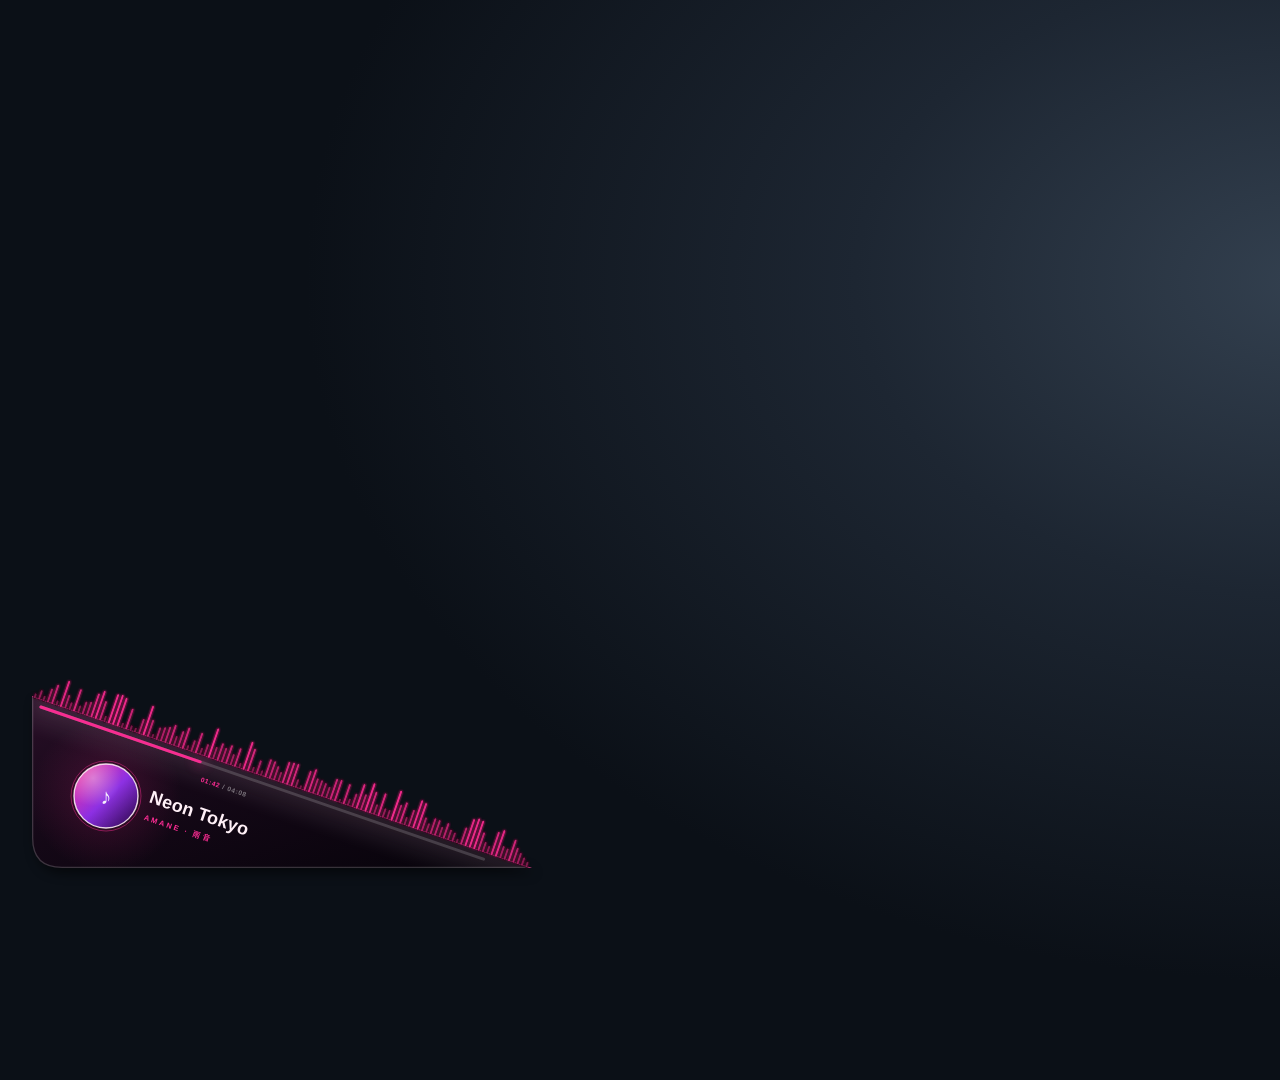
<file: projects/corner-badge/badges/magenta.html>
<!doctype html><html lang="zh-CN"><head><meta charset="utf-8">
<style>
  html,body{margin:0;padding:0;width:1920px;height:1080px;overflow:hidden}
  body{background:radial-gradient(1000px 700px at 68% 26%, #33404F 0%, #1D2632 45%, #0B1017 100%);}
  .badge{position:absolute;left:0;bottom:0;display:block}
  .t1{font-family:"Segoe UI","Microsoft YaHei",sans-serif;font-size:18px;font-weight:700;fill:#FFF0F7;letter-spacing:.2px}
  .t2{font-family:"Segoe UI","Microsoft YaHei",sans-serif;font-size:7.5px;font-weight:700;fill:#FF2D95;letter-spacing:2.2px}
</style></head><body>
<svg class="badge" width="564" height="254" viewBox="-32 -32 564 254" xmlns="http://www.w3.org/2000/svg">
  <defs>
    <linearGradient id="ink" x1="0" y1="0" x2="1" y2="1">
      <stop offset="0" stop-color="#2A0F28"/><stop offset="0.42" stop-color="#150817"/><stop offset="1" stop-color="#06030A"/>
    </linearGradient>
    <linearGradient id="cover" x1="0" y1="0" x2="1" y2="1">
      <stop offset="0" stop-color="#FF2D95"/><stop offset="0.52" stop-color="#8A2BE2"/><stop offset="1" stop-color="#26063F"/>
    </linearGradient>
    <radialGradient id="gloss" cx="0.3" cy="0.22" r="0.8">
      <stop offset="0" stop-color="#FFF" stop-opacity="0.38"/><stop offset="0.55" stop-color="#FFF" stop-opacity="0.03"/><stop offset="1" stop-color="#FFF" stop-opacity="0"/>
    </radialGradient>
    <radialGradient id="halo" cx="0.5" cy="0.5" r="0.5">
      <stop offset="0" stop-color="#FF2D95" stop-opacity="0.18"/><stop offset="1" stop-color="#FF2D95" stop-opacity="0"/>
    </radialGradient>
    <filter id="sh" x="-15%" y="-15%" width="140%" height="140%"><feGaussianBlur stdDeviation="6"/></filter>
    <filter id="gl" x="-25%" y="-25%" width="150%" height="150%">
      <feGaussianBlur stdDeviation="1.2" result="b"/><feMerge><feMergeNode in="b"/><feMergeNode in="SourceGraphic"/></feMerge>
    </filter>
    <filter id="soft" x="-100%" y="-100%" width="300%" height="300%"><feGaussianBlur stdDeviation="6"/></filter>
    <filter id="rim" x="-20%" y="-20%" width="140%" height="140%"><feGaussianBlur stdDeviation="9"/></filter>
    <clipPath id="clip"><path d="M0,18 L0,160.0 Q0,190 30.0,190 L500,190 Z"/></clipPath>
  </defs>

  <path d="M0,18 L0,160.0 Q0,190 30.0,190 L500,190 Z" fill="#000" opacity="0.55" filter="url(#sh)" transform="translate(4,5)"/>
  <path d="M0,18 L0,160.0 Q0,190 30.0,190 L500,190 Z" fill="url(#ink)" opacity="0.97"/>

  <g clip-path="url(#clip)">
    <path d="M0.0,18.0 L500.0,190.0" stroke="#FFF0F7" stroke-width="52" opacity="0.07" filter="url(#rim)"/>
    <path d="M0.0,18.0 L500.0,190.0" stroke="#FFA8D2" stroke-width="18" opacity="0.055" filter="url(#rim)"/>

    <circle cx="74" cy="118" r="76" fill="url(#halo)"/>
    <circle cx="74" cy="118" r="32" fill="url(#cover)"/>
    <circle cx="74" cy="118" r="32" fill="url(#gloss)"/>
    <circle cx="74" cy="118" r="35" fill="none" stroke="#FF2D95" stroke-width="1" opacity="0.45"/>
    <circle cx="74" cy="118" r="32" fill="none" stroke="#FFF0F7" stroke-width="1.4" opacity="0.88"/>
    <text x="74" y="118" text-anchor="middle" dominant-baseline="central"
          font-family="Segoe UI Symbol, Segoe UI, sans-serif" font-size="22" fill="#FFF" opacity="0.92">&#9834;</text>
    <g transform="translate(74,118) rotate(18.98)">
      <text class="t1" x="42" y="-8">Neon Tokyo</text>
      <text class="t2" x="43" y="10">AMANE · 雨音</text>
    </g>
    <path d="M0,18 L0,160.0 Q0,190 30.0,190 L500,190" fill="none" stroke="#FFFFFF" stroke-opacity="0.18" stroke-width="2.6"/>
    <path d="M0.0,18.0 L500.0,190.0" stroke="#FF2D95" stroke-width="1.6" opacity="0.8" fill="none"/>
  </g>

  <g filter="url(#gl)"><line x1="2.8" y1="19.0" x2="3.7" y2="16.4" stroke="#000000" stroke-width="3.8" opacity="0.5" stroke-linecap="round"/><line x1="2.8" y1="19.0" x2="3.7" y2="16.4" stroke="#FF2D95" stroke-width="2" opacity="0.39" stroke-linecap="round"/><line x1="7.2" y1="20.5" x2="9.7" y2="13.2" stroke="#000000" stroke-width="3.8" opacity="0.5" stroke-linecap="round"/><line x1="7.2" y1="20.5" x2="9.7" y2="13.2" stroke="#FF2D95" stroke-width="2" opacity="0.49" stroke-linecap="round"/><line x1="11.5" y1="22.0" x2="12.6" y2="18.8" stroke="#000000" stroke-width="3.8" opacity="0.5" stroke-linecap="round"/><line x1="11.5" y1="22.0" x2="12.6" y2="18.8" stroke="#FF2D95" stroke-width="2" opacity="0.40" stroke-linecap="round"/><line x1="15.9" y1="23.5" x2="20.0" y2="11.6" stroke="#000000" stroke-width="3.8" opacity="0.5" stroke-linecap="round"/><line x1="15.9" y1="23.5" x2="20.0" y2="11.6" stroke="#FF2D95" stroke-width="2" opacity="0.58" stroke-linecap="round"/><line x1="20.2" y1="25.0" x2="26.2" y2="7.7" stroke="#000000" stroke-width="3.8" opacity="0.5" stroke-linecap="round"/><line x1="20.2" y1="25.0" x2="26.2" y2="7.7" stroke="#FF2D95" stroke-width="2" opacity="0.69" stroke-linecap="round"/><line x1="24.6" y1="26.5" x2="25.6" y2="23.4" stroke="#000000" stroke-width="3.8" opacity="0.5" stroke-linecap="round"/><line x1="24.6" y1="26.5" x2="25.6" y2="23.4" stroke="#FF2D95" stroke-width="2" opacity="0.40" stroke-linecap="round"/><line x1="28.9" y1="28.0" x2="37.2" y2="3.9" stroke="#000000" stroke-width="3.8" opacity="0.5" stroke-linecap="round"/><line x1="28.9" y1="28.0" x2="37.2" y2="3.9" stroke="#FF2D95" stroke-width="2" opacity="0.83" stroke-linecap="round"/><line x1="33.3" y1="29.5" x2="37.2" y2="17.9" stroke="#000000" stroke-width="3.8" opacity="0.5" stroke-linecap="round"/><line x1="33.3" y1="29.5" x2="37.2" y2="17.9" stroke="#FF2D95" stroke-width="2" opacity="0.58" stroke-linecap="round"/><line x1="37.6" y1="30.9" x2="39.6" y2="25.2" stroke="#000000" stroke-width="3.8" opacity="0.5" stroke-linecap="round"/><line x1="37.6" y1="30.9" x2="39.6" y2="25.2" stroke="#FF2D95" stroke-width="2" opacity="0.46" stroke-linecap="round"/><line x1="42.0" y1="32.4" x2="48.9" y2="12.3" stroke="#000000" stroke-width="3.8" opacity="0.5" stroke-linecap="round"/><line x1="42.0" y1="32.4" x2="48.9" y2="12.3" stroke="#FF2D95" stroke-width="2" opacity="0.75" stroke-linecap="round"/><line x1="46.3" y1="33.9" x2="48.2" y2="28.5" stroke="#000000" stroke-width="3.8" opacity="0.5" stroke-linecap="round"/><line x1="46.3" y1="33.9" x2="48.2" y2="28.5" stroke="#FF2D95" stroke-width="2" opacity="0.45" stroke-linecap="round"/><line x1="50.7" y1="35.4" x2="54.4" y2="24.6" stroke="#000000" stroke-width="3.8" opacity="0.5" stroke-linecap="round"/><line x1="50.7" y1="35.4" x2="54.4" y2="24.6" stroke="#FF2D95" stroke-width="2" opacity="0.56" stroke-linecap="round"/><line x1="55.0" y1="36.9" x2="59.2" y2="24.7" stroke="#000000" stroke-width="3.8" opacity="0.5" stroke-linecap="round"/><line x1="55.0" y1="36.9" x2="59.2" y2="24.7" stroke="#FF2D95" stroke-width="2" opacity="0.59" stroke-linecap="round"/><line x1="59.4" y1="38.4" x2="66.9" y2="16.5" stroke="#000000" stroke-width="3.8" opacity="0.5" stroke-linecap="round"/><line x1="59.4" y1="38.4" x2="66.9" y2="16.5" stroke="#FF2D95" stroke-width="2" opacity="0.79" stroke-linecap="round"/><line x1="63.7" y1="39.9" x2="72.7" y2="14.0" stroke="#000000" stroke-width="3.8" opacity="0.5" stroke-linecap="round"/><line x1="63.7" y1="39.9" x2="72.7" y2="14.0" stroke="#FF2D95" stroke-width="2" opacity="0.87" stroke-linecap="round"/><line x1="68.1" y1="41.4" x2="74.0" y2="24.1" stroke="#000000" stroke-width="3.8" opacity="0.5" stroke-linecap="round"/><line x1="68.1" y1="41.4" x2="74.0" y2="24.1" stroke="#FF2D95" stroke-width="2" opacity="0.69" stroke-linecap="round"/><line x1="72.4" y1="42.9" x2="73.8" y2="38.8" stroke="#000000" stroke-width="3.8" opacity="0.5" stroke-linecap="round"/><line x1="72.4" y1="42.9" x2="73.8" y2="38.8" stroke="#FF2D95" stroke-width="2" opacity="0.42" stroke-linecap="round"/><line x1="76.8" y1="44.4" x2="86.1" y2="17.2" stroke="#000000" stroke-width="3.8" opacity="0.5" stroke-linecap="round"/><line x1="76.8" y1="44.4" x2="86.1" y2="17.2" stroke="#FF2D95" stroke-width="2" opacity="0.90" stroke-linecap="round"/><line x1="81.1" y1="45.9" x2="90.7" y2="18.0" stroke="#000000" stroke-width="3.8" opacity="0.5" stroke-linecap="round"/><line x1="81.1" y1="45.9" x2="90.7" y2="18.0" stroke="#FF2D95" stroke-width="2" opacity="0.91" stroke-linecap="round"/><line x1="85.5" y1="47.4" x2="94.6" y2="20.9" stroke="#000000" stroke-width="3.8" opacity="0.5" stroke-linecap="round"/><line x1="85.5" y1="47.4" x2="94.6" y2="20.9" stroke="#FF2D95" stroke-width="2" opacity="0.88" stroke-linecap="round"/><line x1="89.8" y1="48.9" x2="90.9" y2="45.8" stroke="#000000" stroke-width="3.8" opacity="0.5" stroke-linecap="round"/><line x1="89.8" y1="48.9" x2="90.9" y2="45.8" stroke="#FF2D95" stroke-width="2" opacity="0.40" stroke-linecap="round"/><line x1="94.2" y1="50.4" x2="100.6" y2="31.7" stroke="#000000" stroke-width="3.8" opacity="0.5" stroke-linecap="round"/><line x1="94.2" y1="50.4" x2="100.6" y2="31.7" stroke="#FF2D95" stroke-width="2" opacity="0.72" stroke-linecap="round"/><line x1="98.5" y1="51.9" x2="99.7" y2="48.4" stroke="#000000" stroke-width="3.8" opacity="0.5" stroke-linecap="round"/><line x1="98.5" y1="51.9" x2="99.7" y2="48.4" stroke="#FF2D95" stroke-width="2" opacity="0.41" stroke-linecap="round"/><line x1="102.9" y1="53.4" x2="103.8" y2="50.7" stroke="#000000" stroke-width="3.8" opacity="0.5" stroke-linecap="round"/><line x1="102.9" y1="53.4" x2="103.8" y2="50.7" stroke="#FF2D95" stroke-width="2" opacity="0.40" stroke-linecap="round"/><line x1="107.2" y1="54.9" x2="111.7" y2="41.9" stroke="#000000" stroke-width="3.8" opacity="0.5" stroke-linecap="round"/><line x1="107.2" y1="54.9" x2="111.7" y2="41.9" stroke="#FF2D95" stroke-width="2" opacity="0.61" stroke-linecap="round"/><line x1="111.6" y1="56.4" x2="121.0" y2="29.0" stroke="#000000" stroke-width="3.8" opacity="0.5" stroke-linecap="round"/><line x1="111.6" y1="56.4" x2="121.0" y2="29.0" stroke="#FF2D95" stroke-width="2" opacity="0.90" stroke-linecap="round"/><line x1="115.9" y1="57.9" x2="121.1" y2="42.9" stroke="#000000" stroke-width="3.8" opacity="0.5" stroke-linecap="round"/><line x1="115.9" y1="57.9" x2="121.1" y2="42.9" stroke="#FF2D95" stroke-width="2" opacity="0.65" stroke-linecap="round"/><line x1="120.3" y1="59.4" x2="121.1" y2="57.0" stroke="#000000" stroke-width="3.8" opacity="0.5" stroke-linecap="round"/><line x1="120.3" y1="59.4" x2="121.1" y2="57.0" stroke="#FF2D95" stroke-width="2" opacity="0.39" stroke-linecap="round"/><line x1="124.6" y1="60.9" x2="128.2" y2="50.4" stroke="#000000" stroke-width="3.8" opacity="0.5" stroke-linecap="round"/><line x1="124.6" y1="60.9" x2="128.2" y2="50.4" stroke="#FF2D95" stroke-width="2" opacity="0.55" stroke-linecap="round"/><line x1="129.0" y1="62.4" x2="133.2" y2="50.2" stroke="#000000" stroke-width="3.8" opacity="0.5" stroke-linecap="round"/><line x1="129.0" y1="62.4" x2="133.2" y2="50.2" stroke="#FF2D95" stroke-width="2" opacity="0.59" stroke-linecap="round"/><line x1="133.3" y1="63.9" x2="138.2" y2="49.7" stroke="#000000" stroke-width="3.8" opacity="0.5" stroke-linecap="round"/><line x1="133.3" y1="63.9" x2="138.2" y2="49.7" stroke="#FF2D95" stroke-width="2" opacity="0.63" stroke-linecap="round"/><line x1="137.7" y1="65.4" x2="143.7" y2="47.9" stroke="#000000" stroke-width="3.8" opacity="0.5" stroke-linecap="round"/><line x1="137.7" y1="65.4" x2="143.7" y2="47.9" stroke="#FF2D95" stroke-width="2" opacity="0.70" stroke-linecap="round"/><line x1="142.0" y1="66.9" x2="144.7" y2="59.0" stroke="#000000" stroke-width="3.8" opacity="0.5" stroke-linecap="round"/><line x1="142.0" y1="66.9" x2="144.7" y2="59.0" stroke="#FF2D95" stroke-width="2" opacity="0.50" stroke-linecap="round"/><line x1="146.4" y1="68.4" x2="151.3" y2="54.1" stroke="#000000" stroke-width="3.8" opacity="0.5" stroke-linecap="round"/><line x1="146.4" y1="68.4" x2="151.3" y2="54.1" stroke="#FF2D95" stroke-width="2" opacity="0.63" stroke-linecap="round"/><line x1="150.7" y1="69.9" x2="157.3" y2="50.6" stroke="#000000" stroke-width="3.8" opacity="0.5" stroke-linecap="round"/><line x1="150.7" y1="69.9" x2="157.3" y2="50.6" stroke="#FF2D95" stroke-width="2" opacity="0.73" stroke-linecap="round"/><line x1="155.1" y1="71.3" x2="156.2" y2="68.1" stroke="#000000" stroke-width="3.8" opacity="0.5" stroke-linecap="round"/><line x1="155.1" y1="71.3" x2="156.2" y2="68.1" stroke="#FF2D95" stroke-width="2" opacity="0.41" stroke-linecap="round"/><line x1="159.4" y1="72.8" x2="162.7" y2="63.3" stroke="#000000" stroke-width="3.8" opacity="0.5" stroke-linecap="round"/><line x1="159.4" y1="72.8" x2="162.7" y2="63.3" stroke="#FF2D95" stroke-width="2" opacity="0.54" stroke-linecap="round"/><line x1="163.8" y1="74.3" x2="170.1" y2="56.0" stroke="#000000" stroke-width="3.8" opacity="0.5" stroke-linecap="round"/><line x1="163.8" y1="74.3" x2="170.1" y2="56.0" stroke="#FF2D95" stroke-width="2" opacity="0.72" stroke-linecap="round"/><line x1="168.1" y1="75.8" x2="169.9" y2="70.8" stroke="#000000" stroke-width="3.8" opacity="0.5" stroke-linecap="round"/><line x1="168.1" y1="75.8" x2="169.9" y2="70.8" stroke="#FF2D95" stroke-width="2" opacity="0.44" stroke-linecap="round"/><line x1="172.5" y1="77.3" x2="176.0" y2="67.1" stroke="#000000" stroke-width="3.8" opacity="0.5" stroke-linecap="round"/><line x1="172.5" y1="77.3" x2="176.0" y2="67.1" stroke="#FF2D95" stroke-width="2" opacity="0.55" stroke-linecap="round"/><line x1="176.8" y1="78.8" x2="186.2" y2="51.5" stroke="#000000" stroke-width="3.8" opacity="0.5" stroke-linecap="round"/><line x1="176.8" y1="78.8" x2="186.2" y2="51.5" stroke="#FF2D95" stroke-width="2" opacity="0.90" stroke-linecap="round"/><line x1="181.2" y1="80.3" x2="184.7" y2="70.0" stroke="#000000" stroke-width="3.8" opacity="0.5" stroke-linecap="round"/><line x1="181.2" y1="80.3" x2="184.7" y2="70.0" stroke="#FF2D95" stroke-width="2" opacity="0.55" stroke-linecap="round"/><line x1="185.5" y1="81.8" x2="190.9" y2="66.3" stroke="#000000" stroke-width="3.8" opacity="0.5" stroke-linecap="round"/><line x1="185.5" y1="81.8" x2="190.9" y2="66.3" stroke="#FF2D95" stroke-width="2" opacity="0.66" stroke-linecap="round"/><line x1="189.9" y1="83.3" x2="194.2" y2="70.8" stroke="#000000" stroke-width="3.8" opacity="0.5" stroke-linecap="round"/><line x1="189.9" y1="83.3" x2="194.2" y2="70.8" stroke="#FF2D95" stroke-width="2" opacity="0.59" stroke-linecap="round"/><line x1="194.2" y1="84.8" x2="200.0" y2="68.2" stroke="#000000" stroke-width="3.8" opacity="0.5" stroke-linecap="round"/><line x1="194.2" y1="84.8" x2="200.0" y2="68.2" stroke="#FF2D95" stroke-width="2" opacity="0.68" stroke-linecap="round"/><line x1="198.6" y1="86.3" x2="201.8" y2="77.1" stroke="#000000" stroke-width="3.8" opacity="0.5" stroke-linecap="round"/><line x1="198.6" y1="86.3" x2="201.8" y2="77.1" stroke="#FF2D95" stroke-width="2" opacity="0.53" stroke-linecap="round"/><line x1="202.9" y1="87.8" x2="208.6" y2="71.2" stroke="#000000" stroke-width="3.8" opacity="0.5" stroke-linecap="round"/><line x1="202.9" y1="87.8" x2="208.6" y2="71.2" stroke="#FF2D95" stroke-width="2" opacity="0.68" stroke-linecap="round"/><line x1="207.3" y1="89.3" x2="208.5" y2="85.9" stroke="#000000" stroke-width="3.8" opacity="0.5" stroke-linecap="round"/><line x1="207.3" y1="89.3" x2="208.5" y2="85.9" stroke="#FF2D95" stroke-width="2" opacity="0.41" stroke-linecap="round"/><line x1="211.6" y1="90.8" x2="220.5" y2="64.9" stroke="#000000" stroke-width="3.8" opacity="0.5" stroke-linecap="round"/><line x1="211.6" y1="90.8" x2="220.5" y2="64.9" stroke="#FF2D95" stroke-width="2" opacity="0.87" stroke-linecap="round"/><line x1="216.0" y1="92.3" x2="223.0" y2="71.9" stroke="#000000" stroke-width="3.8" opacity="0.5" stroke-linecap="round"/><line x1="216.0" y1="92.3" x2="223.0" y2="71.9" stroke="#FF2D95" stroke-width="2" opacity="0.76" stroke-linecap="round"/><line x1="220.3" y1="93.8" x2="221.7" y2="89.8" stroke="#000000" stroke-width="3.8" opacity="0.5" stroke-linecap="round"/><line x1="220.3" y1="93.8" x2="221.7" y2="89.8" stroke="#FF2D95" stroke-width="2" opacity="0.42" stroke-linecap="round"/><line x1="224.7" y1="95.3" x2="228.8" y2="83.4" stroke="#000000" stroke-width="3.8" opacity="0.5" stroke-linecap="round"/><line x1="224.7" y1="95.3" x2="228.8" y2="83.4" stroke="#FF2D95" stroke-width="2" opacity="0.58" stroke-linecap="round"/><line x1="229.0" y1="96.8" x2="230.2" y2="93.3" stroke="#000000" stroke-width="3.8" opacity="0.5" stroke-linecap="round"/><line x1="229.0" y1="96.8" x2="230.2" y2="93.3" stroke="#FF2D95" stroke-width="2" opacity="0.41" stroke-linecap="round"/><line x1="233.4" y1="98.3" x2="238.9" y2="82.3" stroke="#000000" stroke-width="3.8" opacity="0.5" stroke-linecap="round"/><line x1="233.4" y1="98.3" x2="238.9" y2="82.3" stroke="#FF2D95" stroke-width="2" opacity="0.67" stroke-linecap="round"/><line x1="237.7" y1="99.8" x2="243.1" y2="84.3" stroke="#000000" stroke-width="3.8" opacity="0.5" stroke-linecap="round"/><line x1="237.7" y1="99.8" x2="243.1" y2="84.3" stroke="#FF2D95" stroke-width="2" opacity="0.66" stroke-linecap="round"/><line x1="242.1" y1="101.3" x2="246.3" y2="89.1" stroke="#000000" stroke-width="3.8" opacity="0.5" stroke-linecap="round"/><line x1="242.1" y1="101.3" x2="246.3" y2="89.1" stroke="#FF2D95" stroke-width="2" opacity="0.59" stroke-linecap="round"/><line x1="246.4" y1="102.8" x2="249.1" y2="95.0" stroke="#000000" stroke-width="3.8" opacity="0.5" stroke-linecap="round"/><line x1="246.4" y1="102.8" x2="249.1" y2="95.0" stroke="#FF2D95" stroke-width="2" opacity="0.50" stroke-linecap="round"/><line x1="250.8" y1="104.3" x2="257.4" y2="84.9" stroke="#000000" stroke-width="3.8" opacity="0.5" stroke-linecap="round"/><line x1="250.8" y1="104.3" x2="257.4" y2="84.9" stroke="#FF2D95" stroke-width="2" opacity="0.74" stroke-linecap="round"/><line x1="255.1" y1="105.8" x2="262.1" y2="85.6" stroke="#000000" stroke-width="3.8" opacity="0.5" stroke-linecap="round"/><line x1="255.1" y1="105.8" x2="262.1" y2="85.6" stroke="#FF2D95" stroke-width="2" opacity="0.75" stroke-linecap="round"/><line x1="259.5" y1="107.3" x2="266.4" y2="87.0" stroke="#000000" stroke-width="3.8" opacity="0.5" stroke-linecap="round"/><line x1="259.5" y1="107.3" x2="266.4" y2="87.0" stroke="#FF2D95" stroke-width="2" opacity="0.75" stroke-linecap="round"/><line x1="263.8" y1="108.8" x2="266.1" y2="102.2" stroke="#000000" stroke-width="3.8" opacity="0.5" stroke-linecap="round"/><line x1="263.8" y1="108.8" x2="266.1" y2="102.2" stroke="#FF2D95" stroke-width="2" opacity="0.47" stroke-linecap="round"/><line x1="268.2" y1="110.3" x2="268.9" y2="108.3" stroke="#000000" stroke-width="3.8" opacity="0.5" stroke-linecap="round"/><line x1="268.2" y1="110.3" x2="268.9" y2="108.3" stroke="#FF2D95" stroke-width="2" opacity="0.38" stroke-linecap="round"/><line x1="272.5" y1="111.7" x2="278.7" y2="93.9" stroke="#000000" stroke-width="3.8" opacity="0.5" stroke-linecap="round"/><line x1="272.5" y1="111.7" x2="278.7" y2="93.9" stroke="#FF2D95" stroke-width="2" opacity="0.70" stroke-linecap="round"/><line x1="276.9" y1="113.2" x2="284.1" y2="92.2" stroke="#000000" stroke-width="3.8" opacity="0.5" stroke-linecap="round"/><line x1="276.9" y1="113.2" x2="284.1" y2="92.2" stroke="#FF2D95" stroke-width="2" opacity="0.77" stroke-linecap="round"/><line x1="281.2" y1="114.7" x2="285.8" y2="101.4" stroke="#000000" stroke-width="3.8" opacity="0.5" stroke-linecap="round"/><line x1="281.2" y1="114.7" x2="285.8" y2="101.4" stroke="#FF2D95" stroke-width="2" opacity="0.61" stroke-linecap="round"/><line x1="285.6" y1="116.2" x2="290.0" y2="103.3" stroke="#000000" stroke-width="3.8" opacity="0.5" stroke-linecap="round"/><line x1="285.6" y1="116.2" x2="290.0" y2="103.3" stroke="#FF2D95" stroke-width="2" opacity="0.60" stroke-linecap="round"/><line x1="289.9" y1="117.7" x2="293.9" y2="106.1" stroke="#000000" stroke-width="3.8" opacity="0.5" stroke-linecap="round"/><line x1="289.9" y1="117.7" x2="293.9" y2="106.1" stroke="#FF2D95" stroke-width="2" opacity="0.58" stroke-linecap="round"/><line x1="294.3" y1="119.2" x2="297.6" y2="109.7" stroke="#000000" stroke-width="3.8" opacity="0.5" stroke-linecap="round"/><line x1="294.3" y1="119.2" x2="297.6" y2="109.7" stroke="#FF2D95" stroke-width="2" opacity="0.53" stroke-linecap="round"/><line x1="298.6" y1="120.7" x2="305.1" y2="102.0" stroke="#000000" stroke-width="3.8" opacity="0.5" stroke-linecap="round"/><line x1="298.6" y1="120.7" x2="305.1" y2="102.0" stroke="#FF2D95" stroke-width="2" opacity="0.72" stroke-linecap="round"/><line x1="303.0" y1="122.2" x2="309.6" y2="103.0" stroke="#000000" stroke-width="3.8" opacity="0.5" stroke-linecap="round"/><line x1="303.0" y1="122.2" x2="309.6" y2="103.0" stroke="#FF2D95" stroke-width="2" opacity="0.73" stroke-linecap="round"/><line x1="307.3" y1="123.7" x2="308.0" y2="121.8" stroke="#000000" stroke-width="3.8" opacity="0.5" stroke-linecap="round"/><line x1="307.3" y1="123.7" x2="308.0" y2="121.8" stroke="#FF2D95" stroke-width="2" opacity="0.38" stroke-linecap="round"/><line x1="311.7" y1="125.2" x2="317.9" y2="107.1" stroke="#000000" stroke-width="3.8" opacity="0.5" stroke-linecap="round"/><line x1="311.7" y1="125.2" x2="317.9" y2="107.1" stroke="#FF2D95" stroke-width="2" opacity="0.71" stroke-linecap="round"/><line x1="316.0" y1="126.7" x2="317.8" y2="121.6" stroke="#000000" stroke-width="3.8" opacity="0.5" stroke-linecap="round"/><line x1="316.0" y1="126.7" x2="317.8" y2="121.6" stroke="#FF2D95" stroke-width="2" opacity="0.44" stroke-linecap="round"/><line x1="320.4" y1="128.2" x2="324.4" y2="116.6" stroke="#000000" stroke-width="3.8" opacity="0.5" stroke-linecap="round"/><line x1="320.4" y1="128.2" x2="324.4" y2="116.6" stroke="#FF2D95" stroke-width="2" opacity="0.58" stroke-linecap="round"/><line x1="324.7" y1="129.7" x2="332.5" y2="107.1" stroke="#000000" stroke-width="3.8" opacity="0.5" stroke-linecap="round"/><line x1="324.7" y1="129.7" x2="332.5" y2="107.1" stroke="#FF2D95" stroke-width="2" opacity="0.80" stroke-linecap="round"/><line x1="329.1" y1="131.2" x2="333.9" y2="117.3" stroke="#000000" stroke-width="3.8" opacity="0.5" stroke-linecap="round"/><line x1="329.1" y1="131.2" x2="333.9" y2="117.3" stroke="#FF2D95" stroke-width="2" opacity="0.63" stroke-linecap="round"/><line x1="333.4" y1="132.7" x2="342.5" y2="106.3" stroke="#000000" stroke-width="3.8" opacity="0.5" stroke-linecap="round"/><line x1="333.4" y1="132.7" x2="342.5" y2="106.3" stroke="#FF2D95" stroke-width="2" opacity="0.88" stroke-linecap="round"/><line x1="337.8" y1="134.2" x2="344.4" y2="114.8" stroke="#000000" stroke-width="3.8" opacity="0.5" stroke-linecap="round"/><line x1="337.8" y1="134.2" x2="344.4" y2="114.8" stroke="#FF2D95" stroke-width="2" opacity="0.74" stroke-linecap="round"/><line x1="342.1" y1="135.7" x2="345.0" y2="127.3" stroke="#000000" stroke-width="3.8" opacity="0.5" stroke-linecap="round"/><line x1="342.1" y1="135.7" x2="345.0" y2="127.3" stroke="#FF2D95" stroke-width="2" opacity="0.51" stroke-linecap="round"/><line x1="346.5" y1="137.2" x2="353.6" y2="116.4" stroke="#000000" stroke-width="3.8" opacity="0.5" stroke-linecap="round"/><line x1="346.5" y1="137.2" x2="353.6" y2="116.4" stroke="#FF2D95" stroke-width="2" opacity="0.77" stroke-linecap="round"/><line x1="350.8" y1="138.7" x2="353.4" y2="131.3" stroke="#000000" stroke-width="3.8" opacity="0.5" stroke-linecap="round"/><line x1="350.8" y1="138.7" x2="353.4" y2="131.3" stroke="#FF2D95" stroke-width="2" opacity="0.49" stroke-linecap="round"/><line x1="355.2" y1="140.2" x2="357.6" y2="133.0" stroke="#000000" stroke-width="3.8" opacity="0.5" stroke-linecap="round"/><line x1="355.2" y1="140.2" x2="357.6" y2="133.0" stroke="#FF2D95" stroke-width="2" opacity="0.49" stroke-linecap="round"/><line x1="359.5" y1="141.7" x2="369.1" y2="113.8" stroke="#000000" stroke-width="3.8" opacity="0.5" stroke-linecap="round"/><line x1="359.5" y1="141.7" x2="369.1" y2="113.8" stroke="#FF2D95" stroke-width="2" opacity="0.91" stroke-linecap="round"/><line x1="363.9" y1="143.2" x2="369.2" y2="127.7" stroke="#000000" stroke-width="3.8" opacity="0.5" stroke-linecap="round"/><line x1="363.9" y1="143.2" x2="369.2" y2="127.7" stroke="#FF2D95" stroke-width="2" opacity="0.66" stroke-linecap="round"/><line x1="368.2" y1="144.7" x2="374.9" y2="125.4" stroke="#000000" stroke-width="3.8" opacity="0.5" stroke-linecap="round"/><line x1="368.2" y1="144.7" x2="374.9" y2="125.4" stroke="#FF2D95" stroke-width="2" opacity="0.73" stroke-linecap="round"/><line x1="372.6" y1="146.2" x2="374.7" y2="140.0" stroke="#000000" stroke-width="3.8" opacity="0.5" stroke-linecap="round"/><line x1="372.6" y1="146.2" x2="374.7" y2="140.0" stroke="#FF2D95" stroke-width="2" opacity="0.47" stroke-linecap="round"/><line x1="376.9" y1="147.7" x2="381.9" y2="133.0" stroke="#000000" stroke-width="3.8" opacity="0.5" stroke-linecap="round"/><line x1="376.9" y1="147.7" x2="381.9" y2="133.0" stroke="#FF2D95" stroke-width="2" opacity="0.64" stroke-linecap="round"/><line x1="381.3" y1="149.2" x2="390.2" y2="123.3" stroke="#000000" stroke-width="3.8" opacity="0.5" stroke-linecap="round"/><line x1="381.3" y1="149.2" x2="390.2" y2="123.3" stroke="#FF2D95" stroke-width="2" opacity="0.87" stroke-linecap="round"/><line x1="385.6" y1="150.7" x2="394.1" y2="126.1" stroke="#000000" stroke-width="3.8" opacity="0.5" stroke-linecap="round"/><line x1="385.6" y1="150.7" x2="394.1" y2="126.1" stroke="#FF2D95" stroke-width="2" opacity="0.84" stroke-linecap="round"/><line x1="390.0" y1="152.2" x2="394.0" y2="140.4" stroke="#000000" stroke-width="3.8" opacity="0.5" stroke-linecap="round"/><line x1="390.0" y1="152.2" x2="394.0" y2="140.4" stroke="#FF2D95" stroke-width="2" opacity="0.58" stroke-linecap="round"/><line x1="394.3" y1="153.6" x2="396.9" y2="146.3" stroke="#000000" stroke-width="3.8" opacity="0.5" stroke-linecap="round"/><line x1="394.3" y1="153.6" x2="396.9" y2="146.3" stroke="#FF2D95" stroke-width="2" opacity="0.49" stroke-linecap="round"/><line x1="398.7" y1="155.1" x2="403.4" y2="141.3" stroke="#000000" stroke-width="3.8" opacity="0.5" stroke-linecap="round"/><line x1="398.7" y1="155.1" x2="403.4" y2="141.3" stroke="#FF2D95" stroke-width="2" opacity="0.62" stroke-linecap="round"/><line x1="403.0" y1="156.6" x2="407.7" y2="143.1" stroke="#000000" stroke-width="3.8" opacity="0.5" stroke-linecap="round"/><line x1="403.0" y1="156.6" x2="407.7" y2="143.1" stroke="#FF2D95" stroke-width="2" opacity="0.62" stroke-linecap="round"/><line x1="407.4" y1="158.1" x2="410.2" y2="149.8" stroke="#000000" stroke-width="3.8" opacity="0.5" stroke-linecap="round"/><line x1="407.4" y1="158.1" x2="410.2" y2="149.8" stroke="#FF2D95" stroke-width="2" opacity="0.51" stroke-linecap="round"/><line x1="411.7" y1="159.6" x2="416.4" y2="146.1" stroke="#000000" stroke-width="3.8" opacity="0.5" stroke-linecap="round"/><line x1="411.7" y1="159.6" x2="416.4" y2="146.1" stroke="#FF2D95" stroke-width="2" opacity="0.62" stroke-linecap="round"/><line x1="416.1" y1="161.1" x2="419.0" y2="152.6" stroke="#000000" stroke-width="3.8" opacity="0.5" stroke-linecap="round"/><line x1="416.1" y1="161.1" x2="419.0" y2="152.6" stroke="#FF2D95" stroke-width="2" opacity="0.51" stroke-linecap="round"/><line x1="420.4" y1="162.6" x2="422.9" y2="155.5" stroke="#000000" stroke-width="3.8" opacity="0.5" stroke-linecap="round"/><line x1="420.4" y1="162.6" x2="422.9" y2="155.5" stroke="#FF2D95" stroke-width="2" opacity="0.49" stroke-linecap="round"/><line x1="424.8" y1="164.1" x2="425.6" y2="161.6" stroke="#000000" stroke-width="3.8" opacity="0.5" stroke-linecap="round"/><line x1="424.8" y1="164.1" x2="425.6" y2="161.6" stroke="#FF2D95" stroke-width="2" opacity="0.39" stroke-linecap="round"/><line x1="429.1" y1="165.6" x2="434.3" y2="150.5" stroke="#000000" stroke-width="3.8" opacity="0.5" stroke-linecap="round"/><line x1="429.1" y1="165.6" x2="434.3" y2="150.5" stroke="#FF2D95" stroke-width="2" opacity="0.65" stroke-linecap="round"/><line x1="433.5" y1="167.1" x2="442.1" y2="142.1" stroke="#000000" stroke-width="3.8" opacity="0.5" stroke-linecap="round"/><line x1="433.5" y1="167.1" x2="442.1" y2="142.1" stroke="#FF2D95" stroke-width="2" opacity="0.85" stroke-linecap="round"/><line x1="437.8" y1="168.6" x2="447.2" y2="141.5" stroke="#000000" stroke-width="3.8" opacity="0.5" stroke-linecap="round"/><line x1="437.8" y1="168.6" x2="447.2" y2="141.5" stroke="#FF2D95" stroke-width="2" opacity="0.89" stroke-linecap="round"/><line x1="442.2" y1="170.1" x2="451.2" y2="143.7" stroke="#000000" stroke-width="3.8" opacity="0.5" stroke-linecap="round"/><line x1="442.2" y1="170.1" x2="451.2" y2="143.7" stroke="#FF2D95" stroke-width="2" opacity="0.88" stroke-linecap="round"/><line x1="446.5" y1="171.6" x2="452.1" y2="155.4" stroke="#000000" stroke-width="3.8" opacity="0.5" stroke-linecap="round"/><line x1="446.5" y1="171.6" x2="452.1" y2="155.4" stroke="#FF2D95" stroke-width="2" opacity="0.67" stroke-linecap="round"/><line x1="450.9" y1="173.1" x2="453.7" y2="164.9" stroke="#000000" stroke-width="3.8" opacity="0.5" stroke-linecap="round"/><line x1="450.9" y1="173.1" x2="453.7" y2="164.9" stroke="#FF2D95" stroke-width="2" opacity="0.51" stroke-linecap="round"/><line x1="455.2" y1="174.6" x2="457.2" y2="168.9" stroke="#000000" stroke-width="3.8" opacity="0.5" stroke-linecap="round"/><line x1="455.2" y1="174.6" x2="457.2" y2="168.9" stroke="#FF2D95" stroke-width="2" opacity="0.46" stroke-linecap="round"/><line x1="459.6" y1="176.1" x2="466.8" y2="155.0" stroke="#000000" stroke-width="3.8" opacity="0.5" stroke-linecap="round"/><line x1="459.6" y1="176.1" x2="466.8" y2="155.0" stroke="#FF2D95" stroke-width="2" opacity="0.77" stroke-linecap="round"/><line x1="463.9" y1="177.6" x2="472.4" y2="153.1" stroke="#000000" stroke-width="3.8" opacity="0.5" stroke-linecap="round"/><line x1="463.9" y1="177.6" x2="472.4" y2="153.1" stroke="#FF2D95" stroke-width="2" opacity="0.84" stroke-linecap="round"/><line x1="468.3" y1="179.1" x2="471.7" y2="169.1" stroke="#000000" stroke-width="3.8" opacity="0.5" stroke-linecap="round"/><line x1="468.3" y1="179.1" x2="471.7" y2="169.1" stroke="#FF2D95" stroke-width="2" opacity="0.54" stroke-linecap="round"/><line x1="472.6" y1="180.6" x2="475.7" y2="171.5" stroke="#000000" stroke-width="3.8" opacity="0.5" stroke-linecap="round"/><line x1="472.6" y1="180.6" x2="475.7" y2="171.5" stroke="#FF2D95" stroke-width="2" opacity="0.53" stroke-linecap="round"/><line x1="477.0" y1="182.1" x2="483.6" y2="162.7" stroke="#000000" stroke-width="3.8" opacity="0.5" stroke-linecap="round"/><line x1="477.0" y1="182.1" x2="483.6" y2="162.7" stroke="#FF2D95" stroke-width="2" opacity="0.74" stroke-linecap="round"/><line x1="481.3" y1="183.6" x2="485.7" y2="170.8" stroke="#000000" stroke-width="3.8" opacity="0.5" stroke-linecap="round"/><line x1="481.3" y1="183.6" x2="485.7" y2="170.8" stroke="#FF2D95" stroke-width="2" opacity="0.60" stroke-linecap="round"/><line x1="485.7" y1="185.1" x2="488.8" y2="176.0" stroke="#000000" stroke-width="3.8" opacity="0.5" stroke-linecap="round"/><line x1="485.7" y1="185.1" x2="488.8" y2="176.0" stroke="#FF2D95" stroke-width="2" opacity="0.52" stroke-linecap="round"/><line x1="490.0" y1="186.6" x2="492.1" y2="180.5" stroke="#000000" stroke-width="3.8" opacity="0.5" stroke-linecap="round"/><line x1="490.0" y1="186.6" x2="492.1" y2="180.5" stroke="#FF2D95" stroke-width="2" opacity="0.46" stroke-linecap="round"/><line x1="494.4" y1="188.1" x2="495.5" y2="184.8" stroke="#000000" stroke-width="3.8" opacity="0.5" stroke-linecap="round"/><line x1="494.4" y1="188.1" x2="495.5" y2="184.8" stroke="#FF2D95" stroke-width="2" opacity="0.41" stroke-linecap="round"/></g>
  <g clip-path="url(#clip)"><line x1="8.9" y1="29.0" x2="451.5" y2="181.2" stroke="#FFFFFF" stroke-opacity="0.16" stroke-width="3" stroke-linecap="round"/><line x1="8.9" y1="29.0" x2="168.2" y2="83.8" stroke="#FF2D95" stroke-width="3" stroke-linecap="round" opacity="0.95"/><circle cx="168.2" cy="83.8" r="7" fill="#FF2D95" opacity="0.18" filter="url(#soft)"/><g transform="translate(168.2,103.4) rotate(18.98)"><text font-family="Segoe UI, Microsoft YaHei, sans-serif" font-size="6.6" font-weight="600" letter-spacing="0.7"><tspan fill="#FF2D95">01:42</tspan><tspan fill="#FFFFFF" fill-opacity="0.42">  /  04:08</tspan></text></g></g>
</svg></body></html>
</file>
